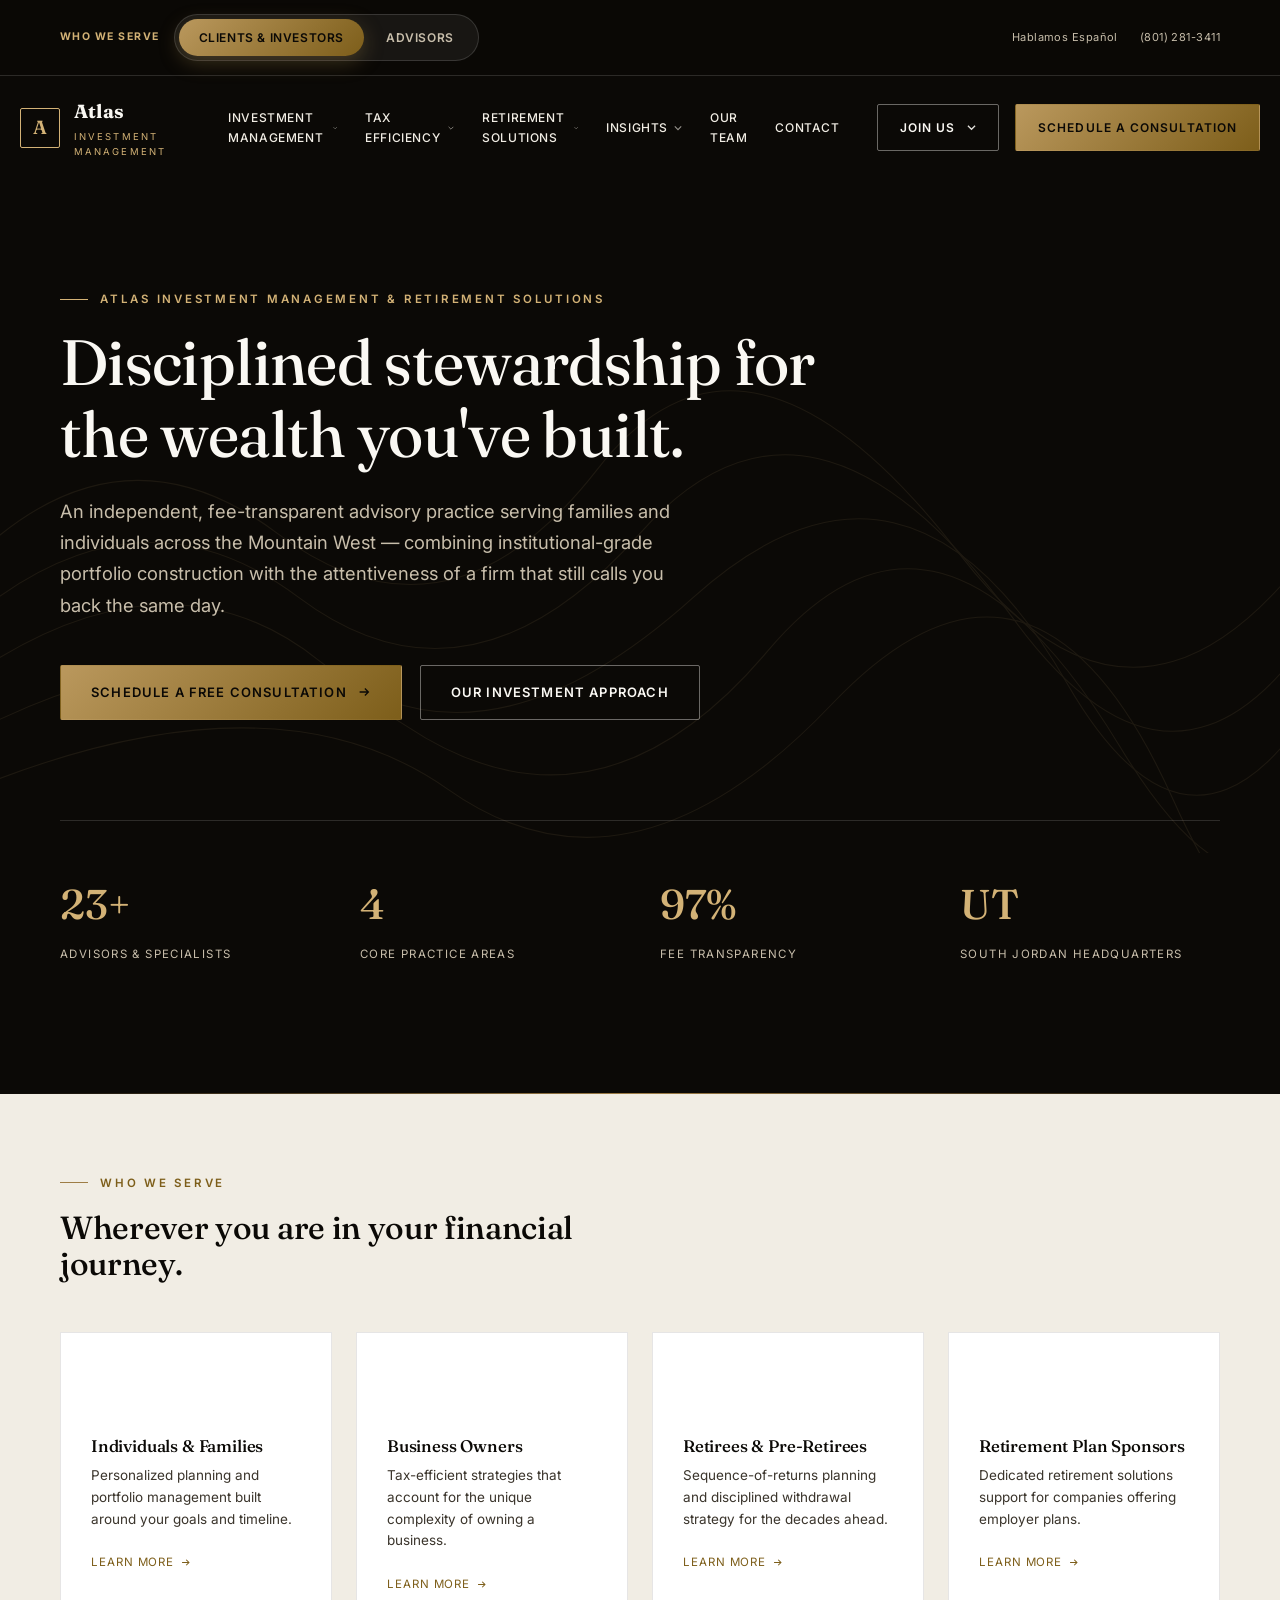
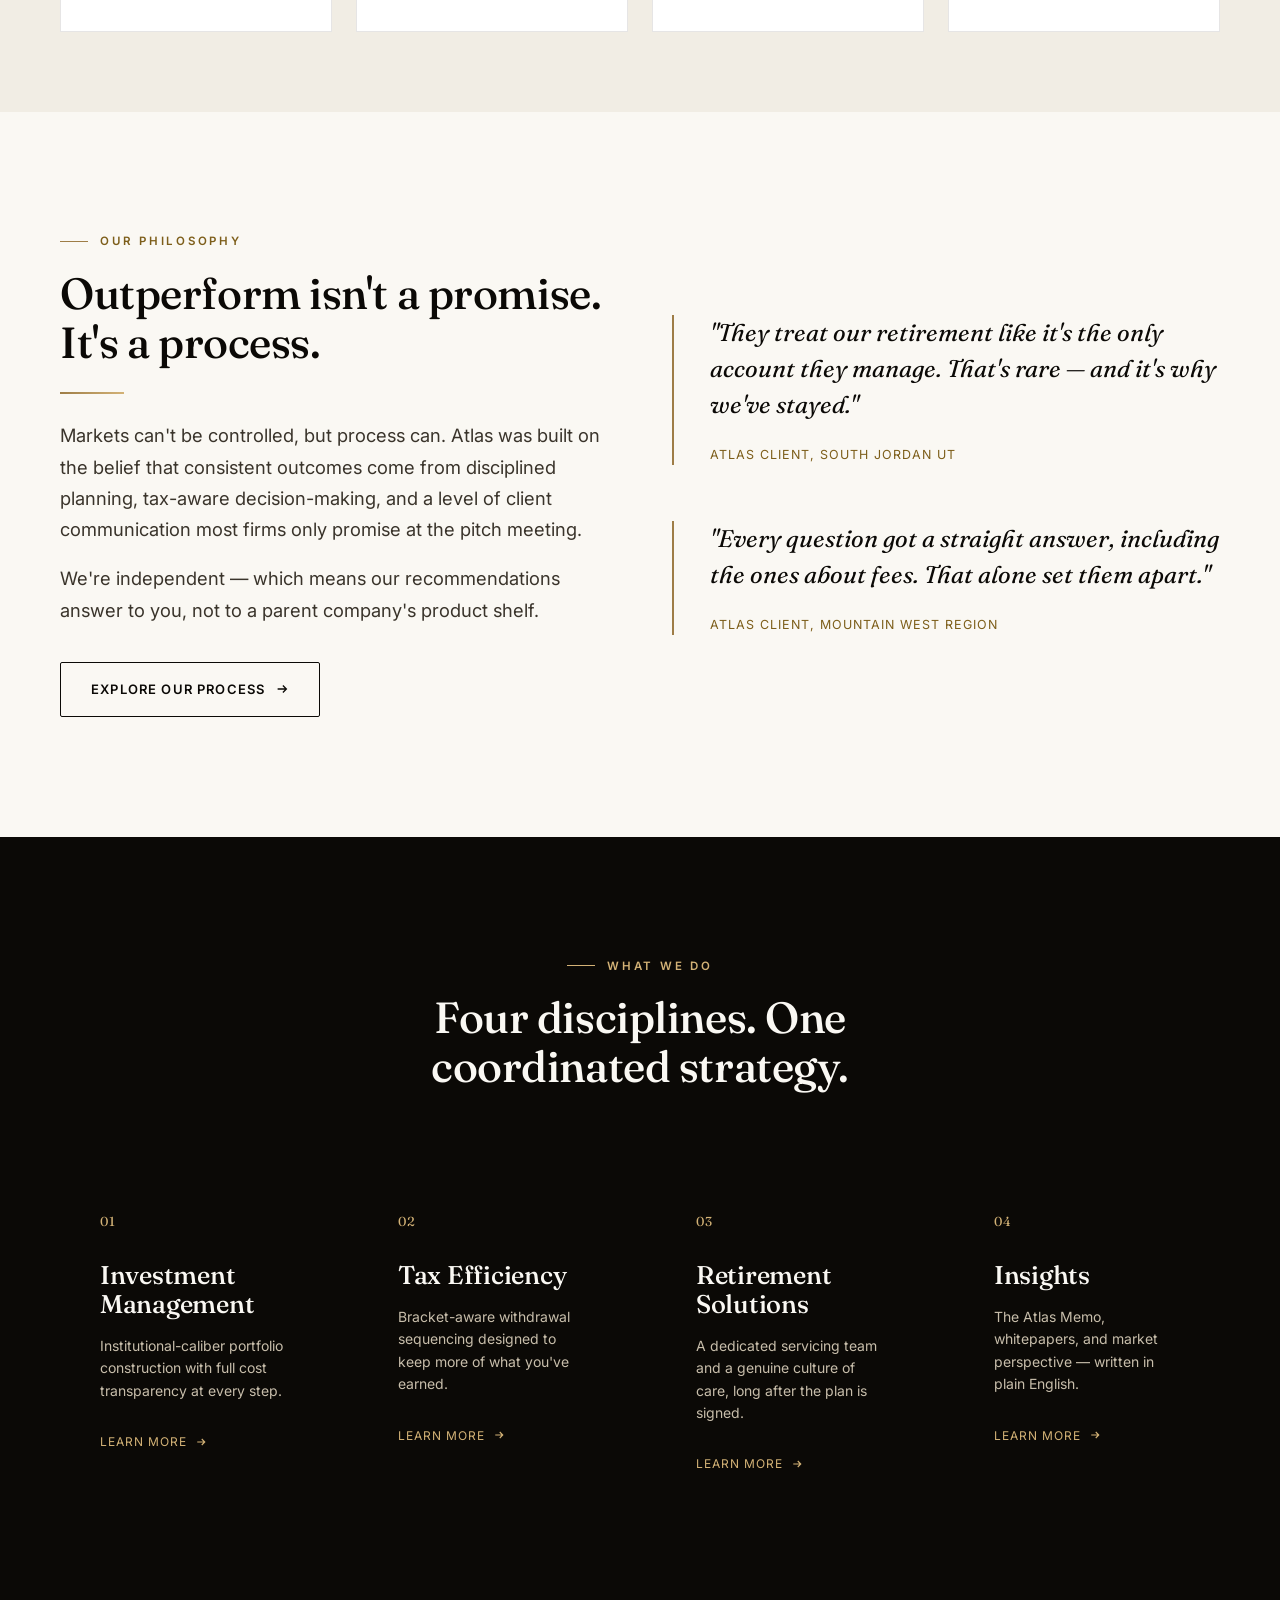
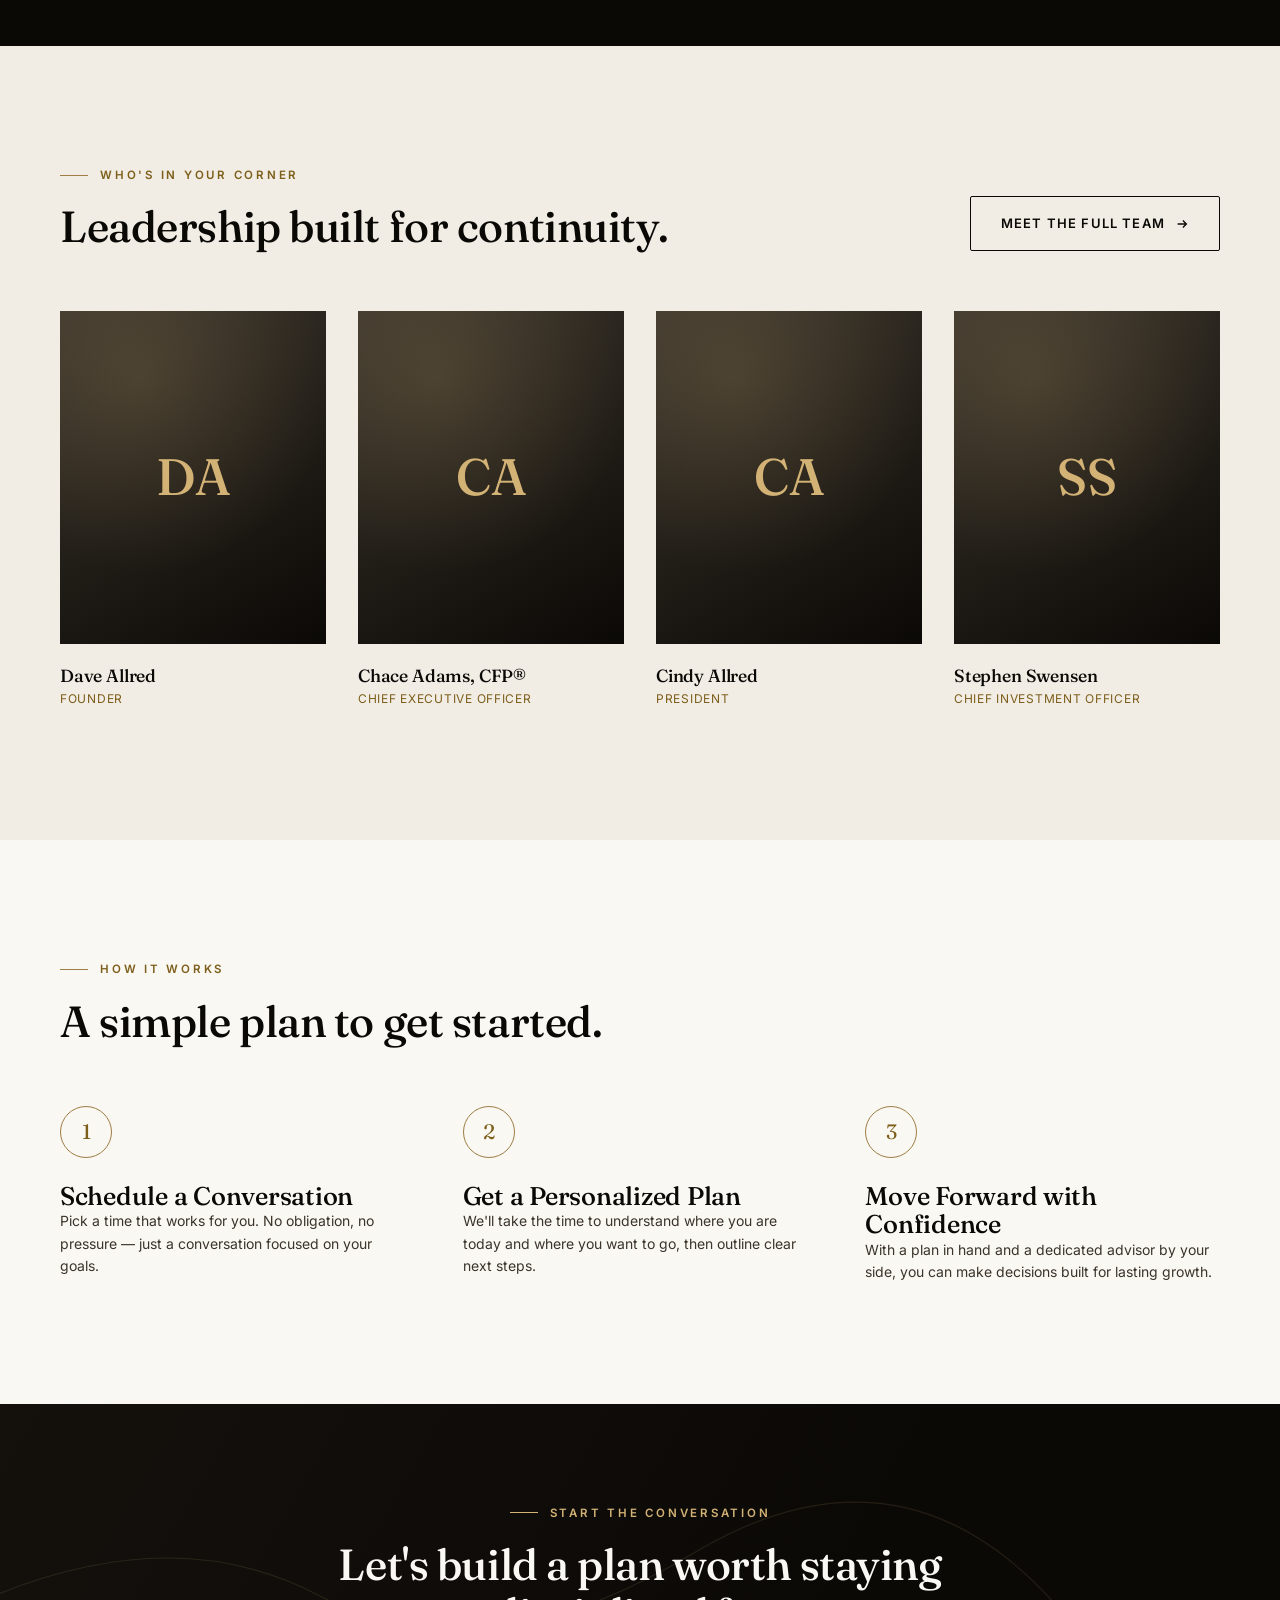
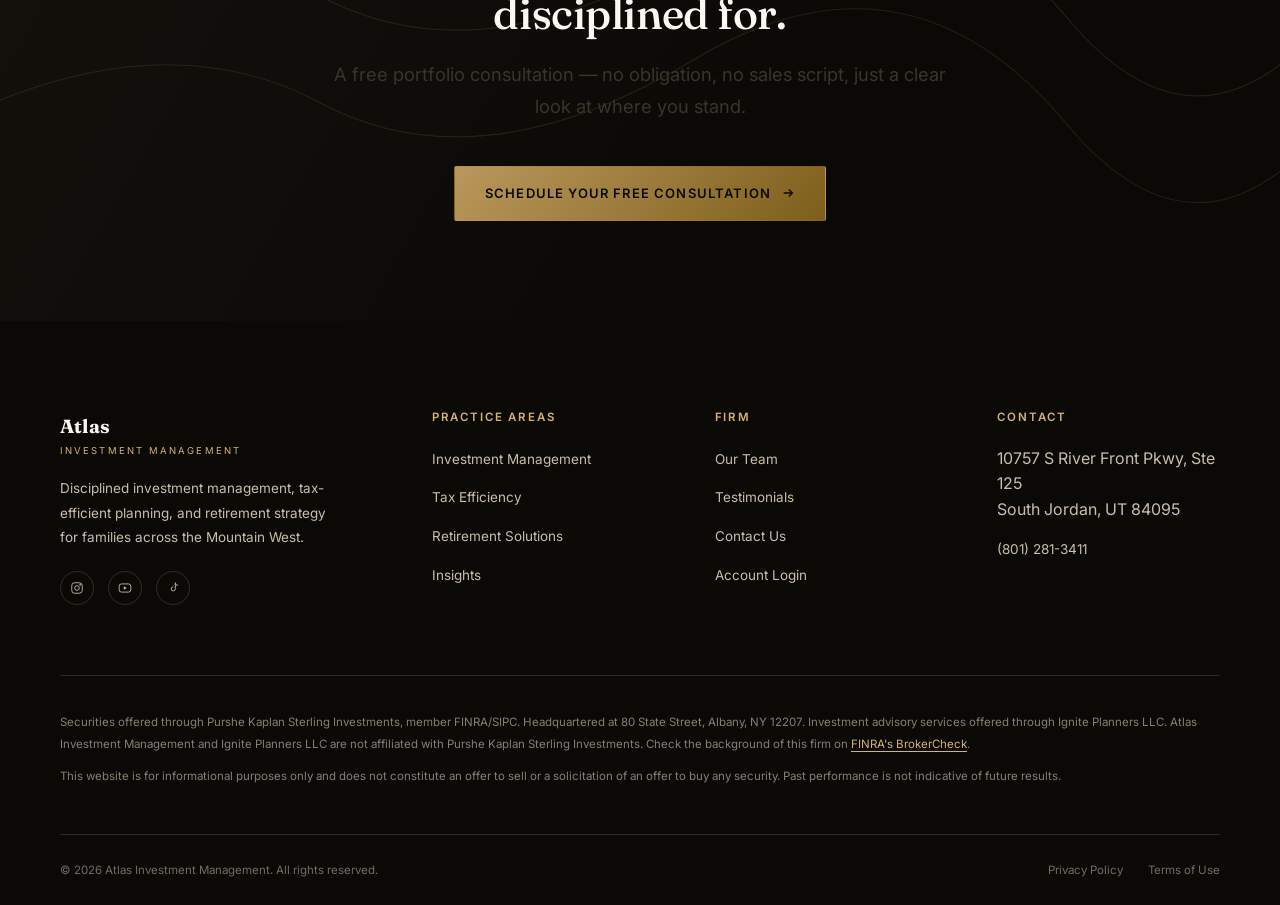
<file: index.html>
<!DOCTYPE html>
<html lang="en">
<head>
<meta charset="UTF-8">
<meta name="viewport" content="width=device-width, initial-scale=1.0">
<title>Atlas Investment Management | Wealth &amp; Retirement Strategy</title>
<meta name="description" content="Atlas Investment Management &amp; Retirement Solutions — disciplined investment management, tax-efficient planning, and retirement strategy built around you.">
<link rel="preconnect" href="https://fonts.googleapis.com">
<link rel="preconnect" href="https://fonts.gstatic.com" crossorigin>
<link href="https://fonts.googleapis.com/css2?family=Fraunces:opsz,wght@9..144,400..600&family=Inter:wght@400;500;600;700&display=swap" rel="stylesheet">
<link rel="stylesheet" href="assets/css/style.css">
</head>
<body>

<!-- ============ HEADER ============ -->
<header class="site-header">
  <div class="utility-bar">
    <div class="wrap utility-bar-inner">
      <div class="utility-audience">
        <span>Who We Serve</span>
        <div class="audience-toggle">
          <a href="index.html" class="aud-pill active">Clients &amp; Investors</a>
          <a href="advisors.html" class="aud-pill">Advisors</a>
        </div>
      </div>
      <div class="utility-right">
        <span>Hablamos Español</span>
        <a href="tel:8012813411">(801) 281-3411</a>
      </div>
    </div>
  </div>
  <div class="wrap main-row">
    <a href="index.html" class="brand">
      <span class="brand-mark">A</span>
      <span class="brand-text"><strong>Atlas</strong><span>Investment Management</span></span>
    </a>

    <nav class="main-nav">
      <ul>
        <li><a href="investment-management.html">Investment Management <svg class="chev" viewBox="0 0 10 6" fill="none"><path d="M1 1l4 4 4-4" stroke="currentColor" stroke-width="1.4"/></svg></a>
          <div class="mega">
            <a href="investment-management.html#planning">Planning Process<small>A disciplined, personalized roadmap</small></a>
            <a href="investment-management.html#platform">Investment Platform<small>Institutional-caliber portfolio construction</small></a>
            <a href="investment-management.html#cost">Know Your All-In Cost<small>Full transparency, no surprises</small></a>
          </div>
        </li>
        <li><a href="investment-management.html#tax">Tax Efficiency <svg class="chev" viewBox="0 0 10 6" fill="none"><path d="M1 1l4 4 4-4" stroke="currentColor" stroke-width="1.4"/></svg></a>
          <div class="mega">
            <a href="investment-management.html#tax">12% Bracket Strategy<small>Tax-smart withdrawal sequencing</small></a>
            <a href="investment-management.html#tax">Questions to Consider<small>Is your plan tax-efficient?</small></a>
          </div>
        </li>
        <li><a href="investment-management.html#retirement">Retirement Solutions <svg class="chev" viewBox="0 0 10 6" fill="none"><path d="M1 1l4 4 4-4" stroke="currentColor" stroke-width="1.4"/></svg></a>
          <div class="mega">
            <a href="investment-management.html#retirement">Client Servicing<small>Ongoing, proactive stewardship</small></a>
            <a href="investment-management.html#retirement">Culture of Care<small>Our commitment beyond the portfolio</small></a>
            <a href="investment-management.html#retirement">Who's in Your Corner?<small>A team built around you</small></a>
          </div>
        </li>
        <li><a href="insights.html">Insights <svg class="chev" viewBox="0 0 10 6" fill="none"><path d="M1 1l4 4 4-4" stroke="currentColor" stroke-width="1.4"/></svg></a>
          <div class="mega">
            <a href="insights.html#memo">The Atlas Memo<small>Market perspective, quarterly</small></a>
            <a href="insights.html#whitepapers">Whitepapers<small>In-depth research</small></a>
            <a href="insights.html#media">Media &amp; Press<small>Atlas in the news</small></a>
            <a href="insights.html#testimonials">Testimonials<small>Client stories</small></a>
          </div>
        </li>
        <li><a href="team.html">Our Team</a></li>
        <li><a href="contact.html">Contact</a></li>
      </ul>
      <a href="contact.html" class="btn btn-gold mobile-cta">Schedule a Consultation</a>
    </nav>

    <div class="header-cta">
      <div class="join-us">
        <a href="contact.html" class="btn btn-outline on-dark join-us-link">Join Us <svg class="chev" viewBox="0 0 10 6" fill="none"><path d="M1 1l4 4 4-4" stroke="currentColor" stroke-width="1.4"/></svg></a>
        <div class="mega">
          <a href="contact.html">As a Client<small>Schedule a free consultation</small></a>
          <a href="advisors.html">As an Advisor<small>Explore joining the team</small></a>
        </div>
      </div>
      <a href="contact.html" class="btn btn-gold">Schedule a Consultation</a>
      <button class="nav-toggle" aria-label="Menu">☰</button>
    </div>
  </div>
</header>

<!-- ============ HERO ============ -->
<section class="hero">
  <svg class="topo-bg" viewBox="0 0 1200 800" preserveAspectRatio="xMidYMid slice" xmlns="http://www.w3.org/2000/svg">
    <g fill="none" stroke="#D3B276" stroke-width="1">
      <path d="M-50 650 Q 150 500 300 620 T 650 560 T 1000 640 T 1300 520"/>
      <path d="M-50 700 Q 200 560 380 680 T 720 610 T 1050 700 T 1300 580"/>
      <path d="M-50 600 Q 120 440 280 560 T 600 500 T 950 580 T 1300 460"/>
      <path d="M-50 750 Q 250 620 420 740 T 780 660 T 1100 750 T 1300 640"/>
      <path d="M-50 550 Q 100 380 260 500 T 560 440 T 900 520 T 1300 400"/>
    </g>
  </svg>
  <div class="wrap">
    <div class="hero-inner reveal in">
      <div class="eyebrow on-dark">Atlas Investment Management &amp; Retirement Solutions</div>
      <h1>Disciplined stewardship for the wealth you've built.</h1>
      <p class="lede">An independent, fee-transparent advisory practice serving families and individuals across the Mountain West — combining institutional-grade portfolio construction with the attentiveness of a firm that still calls you back the same day.</p>
      <div class="hero-actions">
        <a href="contact.html" class="btn btn-gold">Schedule a Free Consultation
          <svg viewBox="0 0 16 16" fill="none"><path d="M3 8h10M9 4l4 4-4 4" stroke="currentColor" stroke-width="1.5"/></svg>
        </a>
        <a href="investment-management.html" class="btn btn-outline on-dark">Our Investment Approach</a>
      </div>
    </div>

    <div class="stat-strip reveal">
      <div>
        <div class="stat-num"><span data-count="24" data-suffix="+">0</span></div>
        <div class="stat-label">Advisors &amp; Specialists</div>
      </div>
      <div>
        <div class="stat-num"><span data-count="4">0</span></div>
        <div class="stat-label">Core Practice Areas</div>
      </div>
      <div>
        <div class="stat-num"><span data-count="100" data-suffix="%">0</span></div>
        <div class="stat-label">Fee Transparency</div>
      </div>
      <div>
        <div class="stat-num">UT</div>
        <div class="stat-label">South Jordan Headquarters</div>
      </div>
    </div>
  </div>
</section>

<!-- ============ WHO WE SERVE ============ -->
<section class="section-pad-sm cream-bg">
  <div class="wrap">
    <div class="reveal" style="max-width:640px; margin-bottom:50px;">
      <div class="eyebrow">Who We Serve</div>
      <h2 style="font-size:2rem;">Wherever you are in your financial journey.</h2>
    </div>
    <div class="serve-grid">
      <div class="serve-card reveal">
        <div class="icon-badge"><svg viewBox="0 0 24 24" fill="none" stroke-width="1.5"><path d="M17 20v-2a4 4 0 0 0-4-4H7a4 4 0 0 0-4 4v2M10 10a4 4 0 1 0 0-8 4 4 0 0 0 0 8zM22 20v-2a4 4 0 0 0-3-3.87M16 3.13a4 4 0 0 1 0 7.75" stroke-linecap="round" stroke-linejoin="round"/></svg></div>
        <h3>Individuals &amp; Families</h3>
        <p>Personalized planning and portfolio management built around your goals and timeline.</p>
        <a href="investment-management.html">Learn More
          <svg viewBox="0 0 16 16" fill="none"><path d="M3 8h10M9 4l4 4-4 4" stroke="currentColor" stroke-width="1.5"/></svg>
        </a>
      </div>
      <div class="serve-card reveal reveal-delay-1">
        <div class="icon-badge"><svg viewBox="0 0 24 24" fill="none" stroke-width="1.5"><path d="M3 21h18M5 21V7l7-4 7 4v14M9 21v-6h6v6" stroke-linecap="round" stroke-linejoin="round"/></svg></div>
        <h3>Business Owners</h3>
        <p>Tax-efficient strategies that account for the unique complexity of owning a business.</p>
        <a href="investment-management.html#tax">Learn More
          <svg viewBox="0 0 16 16" fill="none"><path d="M3 8h10M9 4l4 4-4 4" stroke="currentColor" stroke-width="1.5"/></svg>
        </a>
      </div>
      <div class="serve-card reveal reveal-delay-2">
        <div class="icon-badge"><svg viewBox="0 0 24 24" fill="none" stroke-width="1.5"><circle cx="12" cy="12" r="9"/><path d="M12 7v5l3 2" stroke-linecap="round"/></svg></div>
        <h3>Retirees &amp; Pre-Retirees</h3>
        <p>Sequence-of-returns planning and disciplined withdrawal strategy for the decades ahead.</p>
        <a href="investment-management.html#retirement">Learn More
          <svg viewBox="0 0 16 16" fill="none"><path d="M3 8h10M9 4l4 4-4 4" stroke="currentColor" stroke-width="1.5"/></svg>
        </a>
      </div>
      <div class="serve-card reveal reveal-delay-3">
        <div class="icon-badge"><svg viewBox="0 0 24 24" fill="none" stroke-width="1.5"><rect x="3" y="4" width="18" height="16" rx="2"/><path d="M3 10h18M8 2v4M16 2v4" stroke-linecap="round"/></svg></div>
        <h3>Retirement Plan Sponsors</h3>
        <p>Dedicated retirement solutions support for companies offering employer plans.</p>
        <a href="investment-management.html#retirement">Learn More
          <svg viewBox="0 0 16 16" fill="none"><path d="M3 8h10M9 4l4 4-4 4" stroke="currentColor" stroke-width="1.5"/></svg>
        </a>
      </div>
    </div>
  </div>
</section>

<!-- ============ PHILOSOPHY ============ -->
<section class="section-pad">
  <div class="wrap grid-2">
    <div class="reveal">
      <div class="eyebrow">Our Philosophy</div>
      <h2>Outperform isn't a promise. It's a process.</h2>
      <div class="divider-gold" style="margin:26px 0;"></div>
      <p class="lede">Markets can't be controlled, but process can. Atlas was built on the belief that consistent outcomes come from disciplined planning, tax-aware decision-making, and a level of client communication most firms only promise at the pitch meeting.</p>
      <p class="lede" style="margin-top:18px;">We're independent — which means our recommendations answer to you, not to a parent company's product shelf.</p>
      <a href="investment-management.html" class="btn btn-outline" style="margin-top:36px;">Explore Our Process
        <svg viewBox="0 0 16 16" fill="none"><path d="M3 8h10M9 4l4 4-4 4" stroke="currentColor" stroke-width="1.5"/></svg>
      </a>
    </div>
    <div class="reveal reveal-delay-1" id="home-testimonials"></div>
  </div>
</section>

<!-- ============ FOUR PILLARS ============ -->
<section class="section-pad dark">
  <div class="wrap">
    <div class="reveal" style="max-width:640px; margin:0 auto 70px; text-align:center;">
      <div class="eyebrow on-dark" style="justify-content:center;">What We Do</div>
      <h2>Four disciplines. One coordinated strategy.</h2>
    </div>
    <div class="grid-4">
      <div class="pillar-card reveal">
        <span class="num">01</span>
        <h3>Investment Management</h3>
        <p>Institutional-caliber portfolio construction with full cost transparency at every step.</p>
        <a href="investment-management.html">Learn More
          <svg viewBox="0 0 16 16" fill="none"><path d="M3 8h10M9 4l4 4-4 4" stroke="currentColor" stroke-width="1.5"/></svg>
        </a>
      </div>
      <div class="pillar-card reveal reveal-delay-1">
        <span class="num">02</span>
        <h3>Tax Efficiency</h3>
        <p>Bracket-aware withdrawal sequencing designed to keep more of what you've earned.</p>
        <a href="investment-management.html#tax">Learn More
          <svg viewBox="0 0 16 16" fill="none"><path d="M3 8h10M9 4l4 4-4 4" stroke="currentColor" stroke-width="1.5"/></svg>
        </a>
      </div>
      <div class="pillar-card reveal reveal-delay-2">
        <span class="num">03</span>
        <h3>Retirement Solutions</h3>
        <p>A dedicated servicing team and a genuine culture of care, long after the plan is signed.</p>
        <a href="investment-management.html#retirement">Learn More
          <svg viewBox="0 0 16 16" fill="none"><path d="M3 8h10M9 4l4 4-4 4" stroke="currentColor" stroke-width="1.5"/></svg>
        </a>
      </div>
      <div class="pillar-card reveal reveal-delay-3">
        <span class="num">04</span>
        <h3>Insights</h3>
        <p>The Atlas Memo, whitepapers, and market perspective — written in plain English.</p>
        <a href="insights.html">Learn More
          <svg viewBox="0 0 16 16" fill="none"><path d="M3 8h10M9 4l4 4-4 4" stroke="currentColor" stroke-width="1.5"/></svg>
        </a>
      </div>
    </div>
  </div>
</section>

<!-- ============ TEAM PREVIEW ============ -->
<section class="section-pad cream-bg">
  <div class="wrap">
    <div class="reveal" style="display:flex; align-items:flex-end; justify-content:space-between; margin-bottom:60px; flex-wrap:wrap; gap:24px;">
      <div>
        <div class="eyebrow">Who's In Your Corner</div>
        <h2>Leadership built for continuity.</h2>
      </div>
      <a href="team.html" class="btn btn-outline">Meet the Full Team
        <svg viewBox="0 0 16 16" fill="none"><path d="M3 8h10M9 4l4 4-4 4" stroke="currentColor" stroke-width="1.5"/></svg>
      </a>
    </div>
    <div class="grid-4" id="team-preview-grid"></div>
  </div>
</section>

<!-- ============ HOW IT WORKS ============ -->
<section class="section-pad">
  <div class="wrap">
    <div class="reveal" style="max-width:640px; margin-bottom:60px;">
      <div class="eyebrow">How It Works</div>
      <h2>A simple plan to get started.</h2>
    </div>
    <div class="steps-row">
      <div class="step-item reveal">
        <div class="step-num">1</div>
        <h3>Schedule a Conversation</h3>
        <p>Pick a time that works for you. No obligation, no pressure — just a conversation focused on your goals.</p>
      </div>
      <div class="step-item reveal reveal-delay-1">
        <div class="step-num">2</div>
        <h3>Get a Personalized Plan</h3>
        <p>We'll take the time to understand where you are today and where you want to go, then outline clear next steps.</p>
      </div>
      <div class="step-item reveal reveal-delay-2">
        <div class="step-num">3</div>
        <h3>Move Forward with Confidence</h3>
        <p>With a plan in hand and a dedicated advisor by your side, you can make decisions built for lasting growth.</p>
      </div>
    </div>
  </div>
</section>

<!-- ============ CTA BAND ============ -->
<section class="cta-band">
  <svg class="topo-bg" viewBox="0 0 1200 400" preserveAspectRatio="xMidYMid slice" xmlns="http://www.w3.org/2000/svg" style="opacity:.12;">
    <g fill="none" stroke="#D3B276" stroke-width="1">
      <path d="M-50 300 Q 150 200 300 280 T 650 240 T 1000 300 T 1300 220"/>
      <path d="M-50 200 Q 150 100 300 180 T 650 140 T 1000 200 T 1300 120"/>
    </g>
  </svg>
  <div class="wrap reveal">
    <div class="eyebrow on-dark" style="justify-content:center;">Start the Conversation</div>
    <h2>Let's build a plan worth staying disciplined for.</h2>
    <p class="lede">A free portfolio consultation — no obligation, no sales script, just a clear look at where you stand.</p>
    <div class="hero-actions">
      <a href="contact.html" class="btn btn-gold">Schedule Your Free Consultation
        <svg viewBox="0 0 16 16" fill="none"><path d="M3 8h10M9 4l4 4-4 4" stroke="currentColor" stroke-width="1.5"/></svg>
      </a>
    </div>
  </div>
</section>

<!-- ============ FOOTER ============ -->
<footer class="site-footer">
  <div class="wrap">
    <div class="footer-top">
      <div class="footer-brand">
        <span class="brand-text"><strong>Atlas</strong><span style="color:var(--gold-bright);">Investment Management</span></span>
        <p>Disciplined investment management, tax-efficient planning, and retirement strategy for families across the Mountain West.</p>
        <div class="footer-social">
          <a href="#" data-link="social-instagram" aria-label="Instagram"><svg viewBox="0 0 24 24" fill="none" stroke="currentColor" stroke-width="1.5"><rect x="3" y="3" width="18" height="18" rx="5"/><circle cx="12" cy="12" r="4"/><circle cx="17.5" cy="6.5" r="1"/></svg></a>
          <a href="#" data-link="social-youtube" aria-label="YouTube"><svg viewBox="0 0 24 24" fill="none" stroke="currentColor" stroke-width="1.5"><rect x="2" y="5" width="20" height="14" rx="4"/><path d="M10 9l5 3-5 3V9z" fill="currentColor" stroke="none"/></svg></a>
          <a href="#" data-link="social-tiktok" aria-label="TikTok"><svg viewBox="0 0 24 24" fill="none" stroke="currentColor" stroke-width="1.5"><path d="M16 3v10.5a3.5 3.5 0 1 1-3.5-3.5M16 3a4.5 4.5 0 0 0 4.5 4.5"/></svg></a>
        </div>
      </div>
      <div class="footer-col">
        <h4>Practice Areas</h4>
        <ul>
          <li><a href="investment-management.html">Investment Management</a></li>
          <li><a href="investment-management.html#tax">Tax Efficiency</a></li>
          <li><a href="investment-management.html#retirement">Retirement Solutions</a></li>
          <li><a href="insights.html">Insights</a></li>
        </ul>
      </div>
      <div class="footer-col">
        <h4>Firm</h4>
        <ul>
          <li><a href="team.html">Our Team</a></li>
          <li><a href="insights.html#testimonials">Testimonials</a></li>
          <li><a href="contact.html">Contact Us</a></li>
          <li><a href="#" data-link="account-login">Account Login</a></li>
        </ul>
      </div>
      <div class="footer-col">
        <h4>Contact</h4>
        <ul>
          <li>10757 S River Front Pkwy, Ste 125<br>South Jordan, UT 84095</li>
          <li><a href="tel:8012813411">(801) 281-3411</a></li>
        </ul>
      </div>
    </div>

    <div class="footer-disclosure" id="footer-disclosure">
      <p>Securities offered through Purshe Kaplan Sterling Investments, member FINRA/SIPC. Headquartered at 80 State Street, Albany, NY 12207. Investment advisory services offered through Ignite Planners LLC. Atlas Investment Management and Ignite Planners LLC are not affiliated with Purshe Kaplan Sterling Investments. Check the background of this firm on <a href="https://brokercheck.finra.org" target="_blank" rel="noopener">FINRA's BrokerCheck</a>.</p>
      <p>This website is for informational purposes only and does not constitute an offer to sell or a solicitation of an offer to buy any security. Past performance is not indicative of future results.</p>
    </div>

    <div class="footer-bottom">
      <span>© 2026 Atlas Investment Management. All rights reserved.</span>
      <div>
        <a href="#" data-link="privacy-policy">Privacy Policy</a>
        <a href="#" data-link="terms-of-use">Terms of Use</a>
      </div>
    </div>
  </div>
</footer>

<script src="assets/js/main.js"></script>
<script src="assets/js/content.js"></script><script src="https://identity.netlify.com/v1/netlify-identity-widget.js"></script>
</body>
</html>
</file>
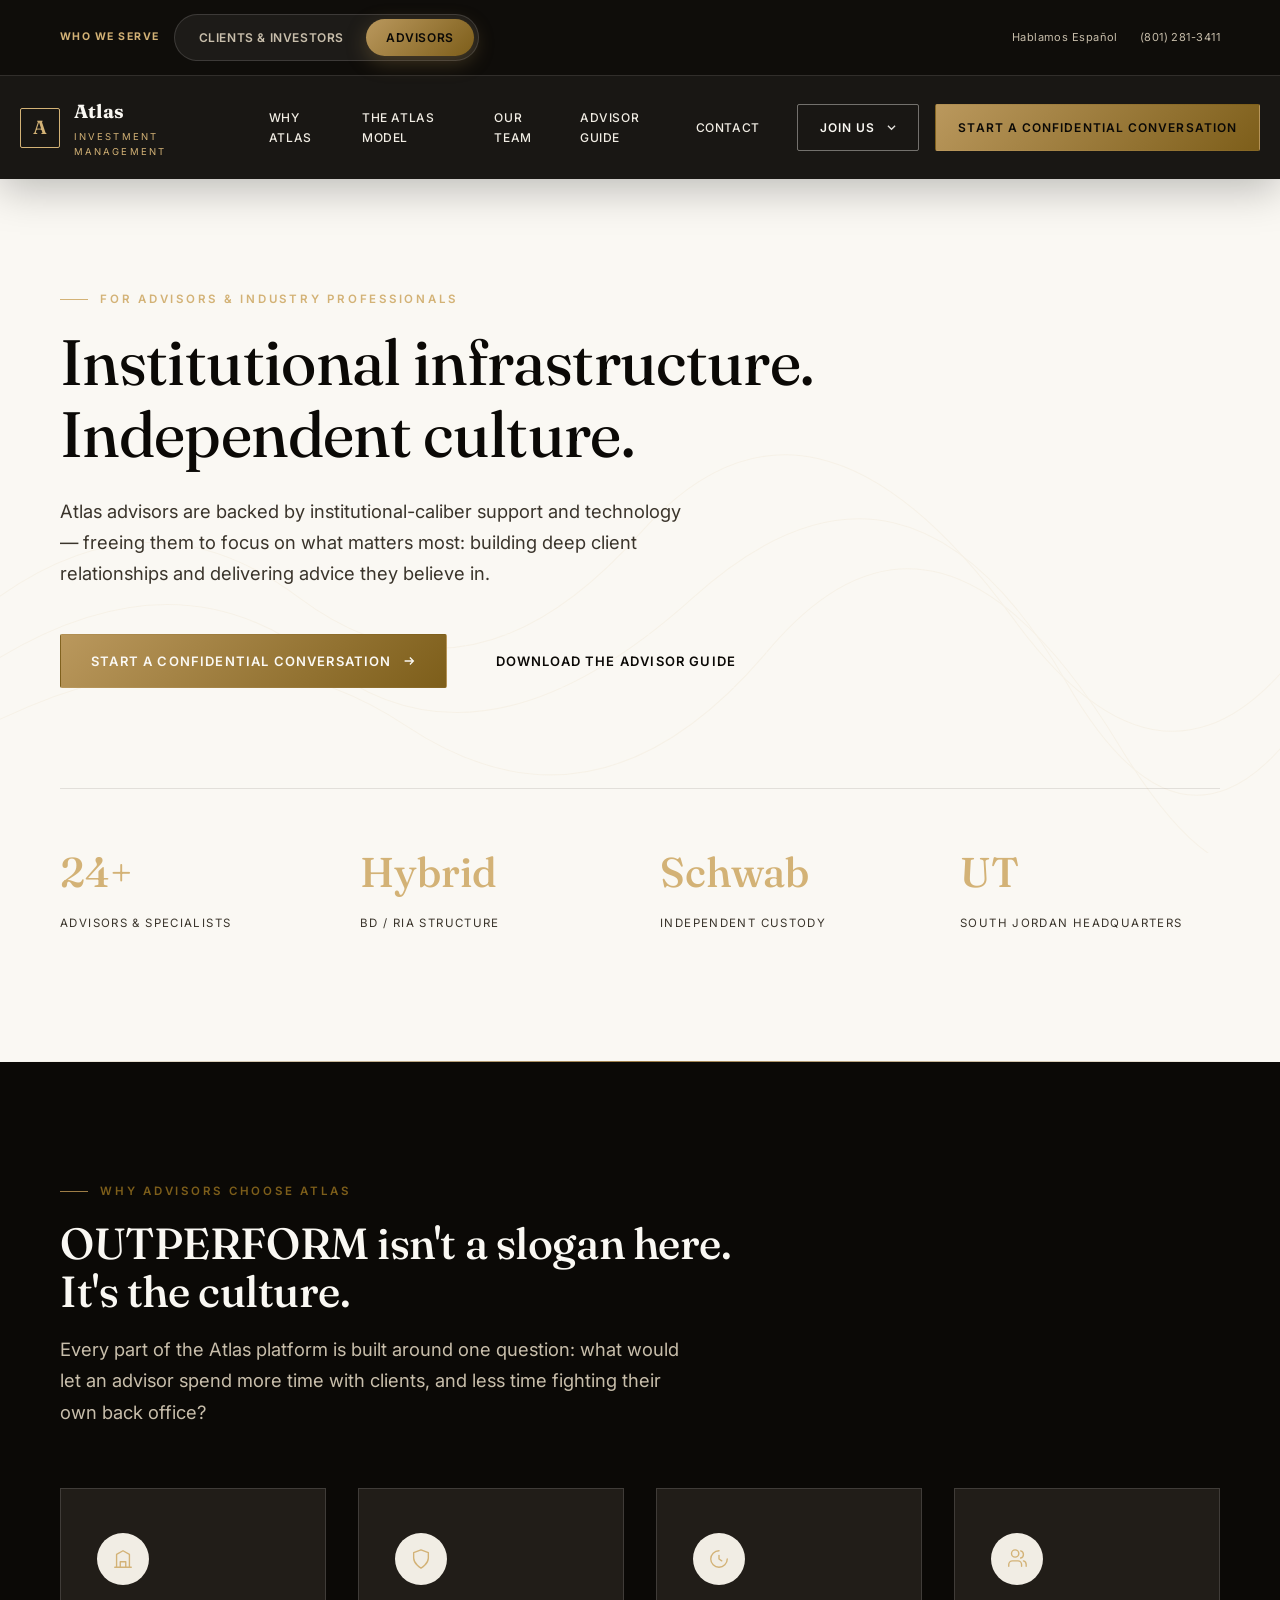
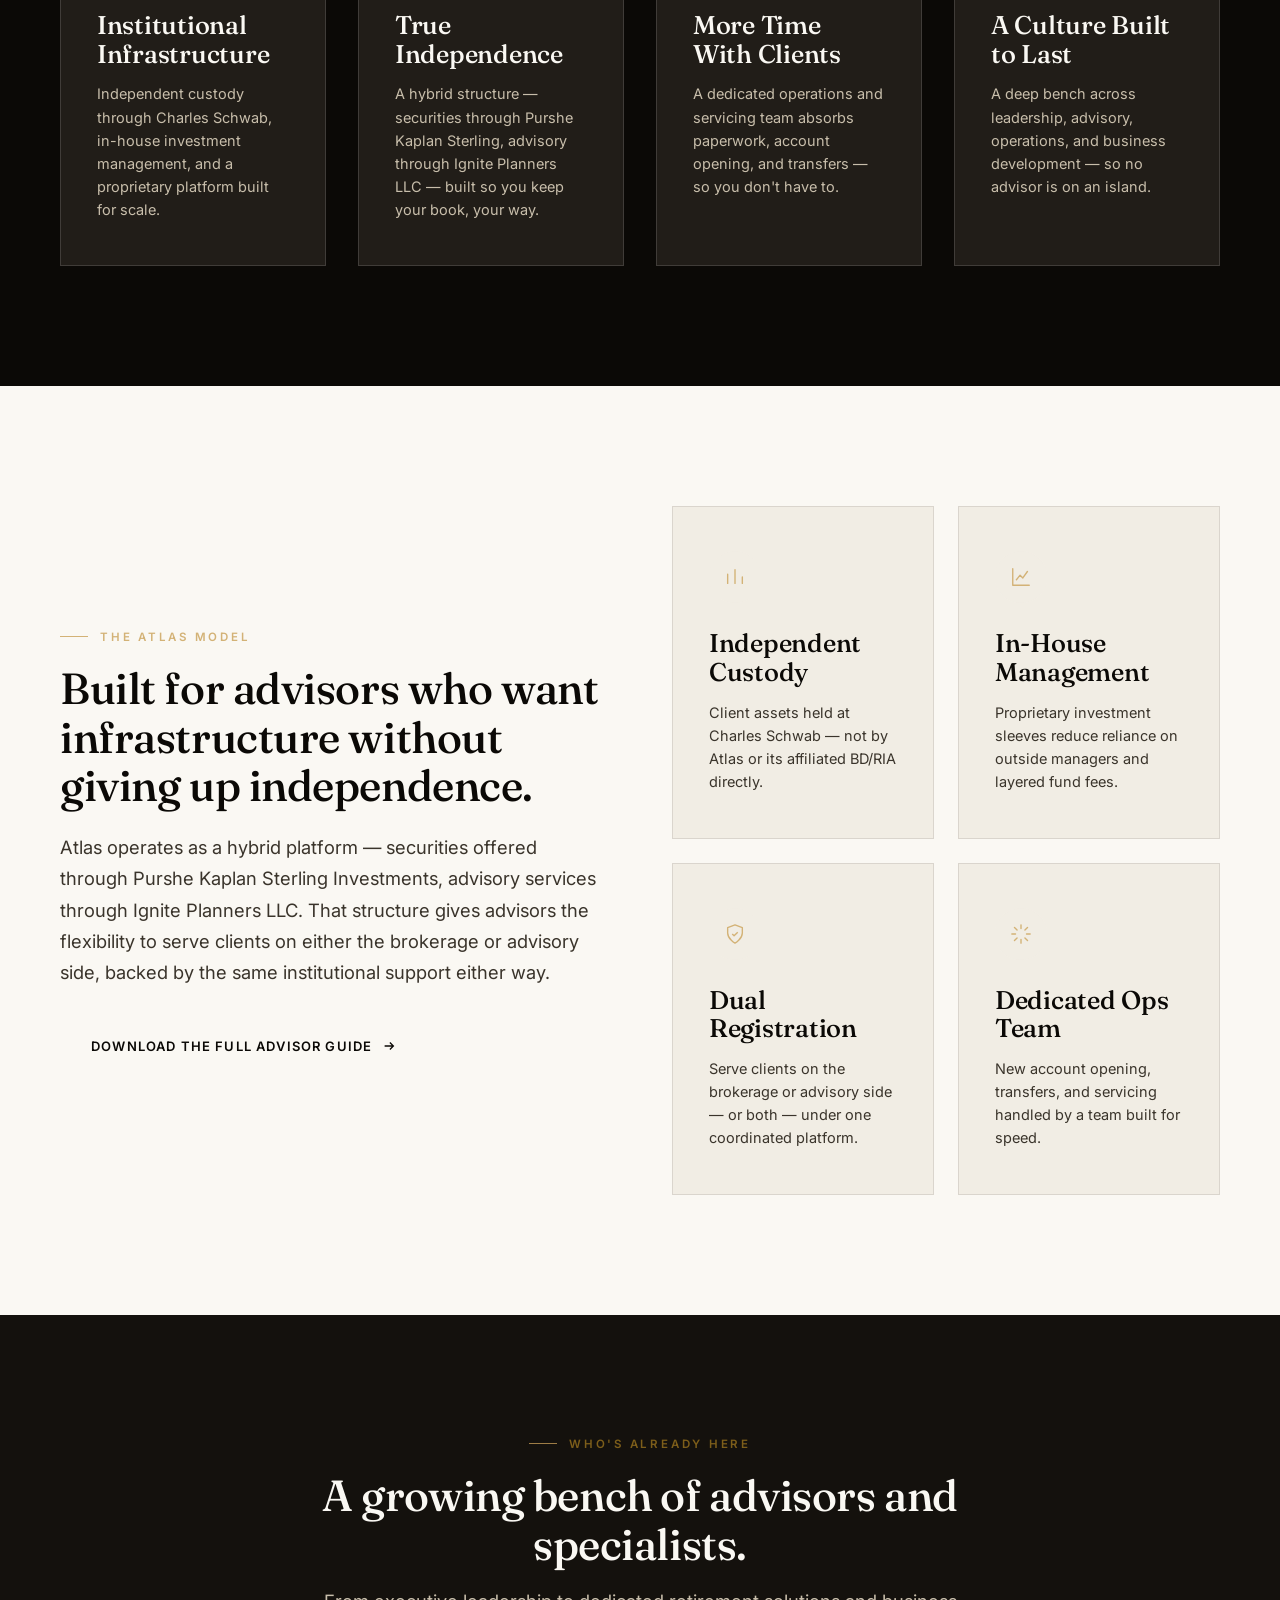
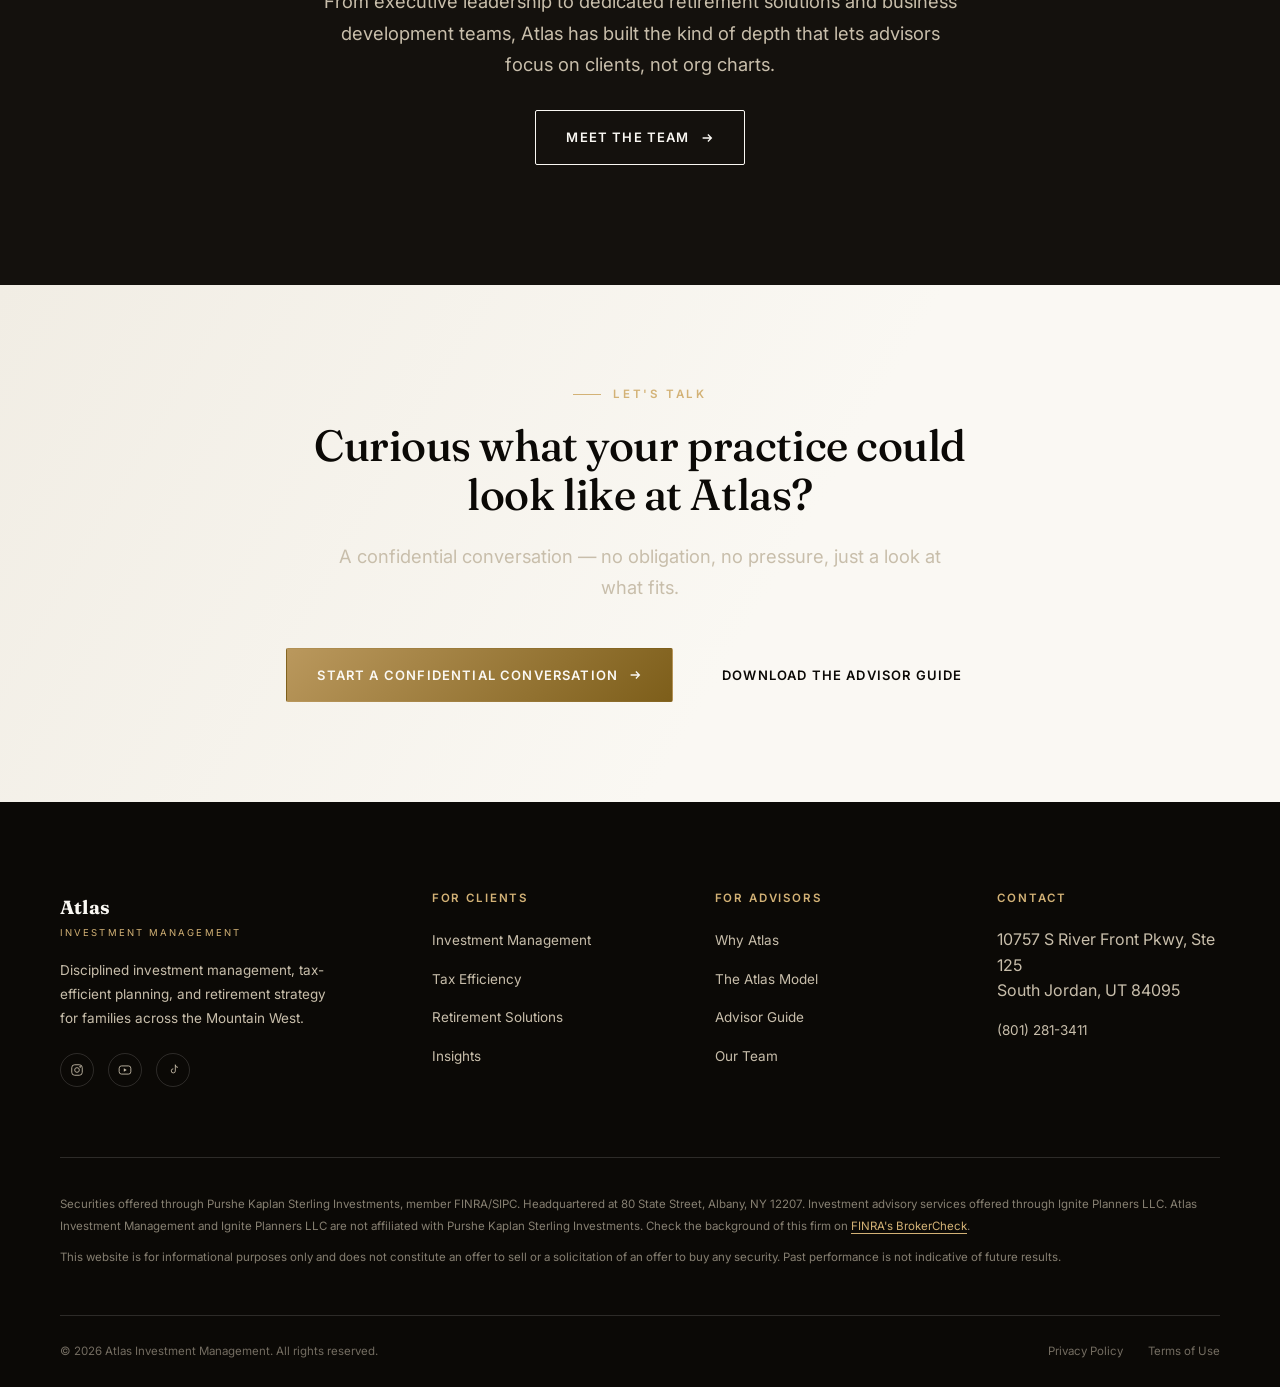
<file: advisors.html>
<!DOCTYPE html>
<html lang="en">
<head>
<meta charset="UTF-8">
<meta name="viewport" content="width=device-width, initial-scale=1.0">
<title>For Advisors | Atlas Investment Management</title>
<meta name="description" content="Institutional infrastructure, independent culture. See how advisors build their practice at Atlas Investment Management.">
<link rel="preconnect" href="https://fonts.googleapis.com">
<link rel="preconnect" href="https://fonts.gstatic.com" crossorigin>
<link href="https://fonts.googleapis.com/css2?family=Fraunces:opsz,wght@9..144,400..600&family=Inter:wght@400;500;600;700&display=swap" rel="stylesheet">
<link rel="stylesheet" href="assets/css/style.css">
<style>
  /* Flipped grayscale palette for the Advisors track — every neutral
     black/white/gray tone swaps light-for-dark; gold accents are the
     only color in the palette and stay exactly as-is on both tracks.
     Header/footer stay brand-consistent (reset back below). */
  body.theme-inverse{
    --ink:            #FAF8F3;
    --charcoal-deep:  #F1EDE4;
    --charcoal:       #FFFFFF;
    --charcoal-mid:   #C8BEAB;
    --cream:          #3A342B;
    --cream-light:    #14110D;
    --off-white:      #0B0906;
    --white:          #211D18;
    --line:           rgba(250,248,243,0.14);
    --line-dark:      rgba(11,9,6,0.10);
  }
  body.theme-inverse .site-header,
  body.theme-inverse .site-footer{
    --ink:            #0B0906;
    --charcoal-deep:  #14110D;
    --charcoal:       #211D18;
    --charcoal-mid:   #3A342B;
    --cream:          #C8BEAB;
    --cream-light:    #F1EDE4;
    --off-white:      #FAF8F3;
    --white:          #FFFFFF;
    --line:           rgba(11,9,6,0.10);
    --line-dark:      rgba(250,248,243,0.14);
  }
  /* The header assumes a dark hero shows through while transparent —
     this page's hero is light, so give the header its own solid
     backing from the start instead of relying on that transparency. */
  body.theme-inverse .site-header{
    background:rgba(11,9,6,0.94);
    backdrop-filter:blur(14px);
    box-shadow:0 10px 40px rgba(0,0,0,.25);
  }
</style>
</head>
<body class="theme-inverse">

<!-- ============ HEADER ============ -->
<header class="site-header">
  <div class="utility-bar">
    <div class="wrap utility-bar-inner">
      <div class="utility-audience">
        <span>Who We Serve</span>
        <div class="audience-toggle">
          <a href="index.html" class="aud-pill">Clients &amp; Investors</a>
          <a href="advisors.html" class="aud-pill active">Advisors</a>
        </div>
      </div>
      <div class="utility-right">
        <span>Hablamos Español</span>
        <a href="tel:8012813411">(801) 281-3411</a>
      </div>
    </div>
  </div>
  <div class="wrap main-row">
    <a href="index.html" class="brand">
      <span class="brand-mark">A</span>
      <span class="brand-text"><strong>Atlas</strong><span>Investment Management</span></span>
    </a>

    <nav class="main-nav">
      <ul>
        <li><a href="#why-atlas">Why Atlas</a></li>
        <li><a href="#model">The Atlas Model</a></li>
        <li><a href="team.html">Our Team</a></li>
        <li><a href="assets/downloads/Atlas-Advisor-Guide-2026.pdf" data-link="advisor-guide-pdf" target="_blank" rel="noopener">Advisor Guide</a></li>
        <li><a href="contact.html">Contact</a></li>
      </ul>
      <a href="contact.html" class="btn btn-gold mobile-cta">Start a Confidential Conversation</a>
    </nav>

    <div class="header-cta">
      <div class="join-us">
        <a href="contact.html" class="btn btn-outline on-dark join-us-link">Join Us <svg class="chev" viewBox="0 0 10 6" fill="none"><path d="M1 1l4 4 4-4" stroke="currentColor" stroke-width="1.4"/></svg></a>
        <div class="mega">
          <a href="contact.html">As a Client<small>Schedule a free consultation</small></a>
          <a href="advisors.html">As an Advisor<small>Explore joining the team</small></a>
        </div>
      </div>
      <a href="contact.html" class="btn btn-gold">Start a Confidential Conversation</a>
      <button class="nav-toggle" aria-label="Menu">☰</button>
    </div>
  </div>
</header>

<!-- ============ HERO ============ -->
<section class="hero">
  <svg class="topo-bg" viewBox="0 0 1200 800" preserveAspectRatio="xMidYMid slice" xmlns="http://www.w3.org/2000/svg">
    <g fill="none" stroke="#D3B276" stroke-width="1">
      <path d="M-50 650 Q 150 500 300 620 T 650 560 T 1000 640 T 1300 520"/>
      <path d="M-50 700 Q 200 560 380 680 T 720 610 T 1050 700 T 1300 580"/>
      <path d="M-50 600 Q 120 440 280 560 T 600 500 T 950 580 T 1300 460"/>
    </g>
  </svg>
  <div class="wrap">
    <div class="hero-inner reveal in">
      <div class="eyebrow on-dark">For Advisors &amp; Industry Professionals</div>
      <h1>Institutional infrastructure. Independent culture.</h1>
      <p class="lede">Atlas advisors are backed by institutional-caliber support and technology — freeing them to focus on what matters most: building deep client relationships and delivering advice they believe in.</p>
      <div class="hero-actions">
        <a href="contact.html" class="btn btn-gold">Start a Confidential Conversation
          <svg viewBox="0 0 16 16" fill="none"><path d="M3 8h10M9 4l4 4-4 4" stroke="currentColor" stroke-width="1.5"/></svg>
        </a>
        <a href="assets/downloads/Atlas-Advisor-Guide-2026.pdf" data-link="advisor-guide-pdf" target="_blank" rel="noopener" class="btn btn-outline on-dark">Download the Advisor Guide</a>
      </div>
    </div>

    <div class="stat-strip reveal">
      <div>
        <div class="stat-num"><span data-count="24" data-suffix="+">0</span></div>
        <div class="stat-label">Advisors &amp; Specialists</div>
      </div>
      <div>
        <div class="stat-num">Hybrid</div>
        <div class="stat-label">BD / RIA Structure</div>
      </div>
      <div>
        <div class="stat-num">Schwab</div>
        <div class="stat-label">Independent Custody</div>
      </div>
      <div>
        <div class="stat-num">UT</div>
        <div class="stat-label">South Jordan Headquarters</div>
      </div>
    </div>
  </div>
</section>

<!-- ============ WHY ATLAS ============ -->
<section id="why-atlas" class="section-pad">
  <div class="wrap">
    <div class="reveal" style="max-width:680px; margin-bottom:60px;">
      <div class="eyebrow">Why Advisors Choose Atlas</div>
      <h2>OUTPERFORM isn't a slogan here. It's the culture.</h2>
      <p class="lede" style="margin-top:18px;">Every part of the Atlas platform is built around one question: what would let an advisor spend more time with clients, and less time fighting their own back office?</p>
    </div>
    <div class="grid-4">
      <div class="card reveal">
        <div class="icon-badge"><svg viewBox="0 0 24 24" fill="none" stroke-width="1.5"><path d="M3 21h18M5 21V7l7-4 7 4v14M9 21v-6h6v6" stroke-linecap="round" stroke-linejoin="round"/></svg></div>
        <h3>Institutional Infrastructure</h3>
        <p>Independent custody through Charles Schwab, in-house investment management, and a proprietary platform built for scale.</p>
      </div>
      <div class="card reveal reveal-delay-1">
        <div class="icon-badge"><svg viewBox="0 0 24 24" fill="none" stroke-width="1.5"><path d="M12 22s8-4.5 8-11V5l-8-3-8 3v6c0 6.5 8 11 8 11z" stroke-linejoin="round"/></svg></div>
        <h3>True Independence</h3>
        <p>A hybrid structure — securities through Purshe Kaplan Sterling, advisory through Ignite Planners LLC — built so you keep your book, your way.</p>
      </div>
      <div class="card reveal reveal-delay-2">
        <div class="icon-badge"><svg viewBox="0 0 24 24" fill="none" stroke-width="1.5"><path d="M12 8v4l3 2M21 12a9 9 0 1 1-9-9" stroke-linecap="round"/></svg></div>
        <h3>More Time With Clients</h3>
        <p>A dedicated operations and servicing team absorbs paperwork, account opening, and transfers — so you don't have to.</p>
      </div>
      <div class="card reveal reveal-delay-3">
        <div class="icon-badge"><svg viewBox="0 0 24 24" fill="none" stroke-width="1.5"><path d="M17 20v-2a4 4 0 0 0-4-4H7a4 4 0 0 0-4 4v2M10 10a4 4 0 1 0 0-8 4 4 0 0 0 0 8zM22 20v-2a4 4 0 0 0-3-3.87M16 3.13a4 4 0 0 1 0 7.75" stroke-linecap="round" stroke-linejoin="round"/></svg></div>
        <h3>A Culture Built to Last</h3>
        <p>A deep bench across leadership, advisory, operations, and business development — so no advisor is on an island.</p>
      </div>
    </div>
  </div>
</section>

<!-- ============ THE ATLAS MODEL ============ -->
<section id="model" class="section-pad dark">
  <div class="wrap grid-2">
    <div class="reveal">
      <div class="eyebrow on-dark">The Atlas Model</div>
      <h2>Built for advisors who want infrastructure without giving up independence.</h2>
      <p class="lede" style="margin-top:22px;">Atlas operates as a hybrid platform — securities offered through Purshe Kaplan Sterling Investments, advisory services through Ignite Planners LLC. That structure gives advisors the flexibility to serve clients on either the brokerage or advisory side, backed by the same institutional support either way.</p>
      <a href="assets/downloads/Atlas-Advisor-Guide-2026.pdf" data-link="advisor-guide-pdf" target="_blank" rel="noopener" class="btn btn-outline on-dark" style="margin-top:30px;">Download the Full Advisor Guide
        <svg viewBox="0 0 16 16" fill="none"><path d="M3 8h10M9 4l4 4-4 4" stroke="currentColor" stroke-width="1.5"/></svg>
      </a>
    </div>
    <div class="reveal reveal-delay-1">
      <div class="grid-2" style="grid-template-columns:1fr 1fr; gap:24px;">
        <div class="card" style="background:var(--charcoal-deep); border-color:var(--line-dark);">
          <div class="icon-badge"><svg viewBox="0 0 24 24" fill="none" stroke-width="1.5"><path d="M4 19V9M12 19V4M20 19v-7" stroke-linecap="round"/></svg></div>
          <h3 style="color:var(--off-white);">Independent Custody</h3>
          <p style="color:var(--cream);">Client assets held at Charles Schwab — not by Atlas or its affiliated BD/RIA directly.</p>
        </div>
        <div class="card" style="background:var(--charcoal-deep); border-color:var(--line-dark);">
          <div class="icon-badge"><svg viewBox="0 0 24 24" fill="none" stroke-width="1.5"><path d="M3 3v18h18M7 15l4-5 3 3 5-7" stroke-linecap="round" stroke-linejoin="round"/></svg></div>
          <h3 style="color:var(--off-white);">In-House Management</h3>
          <p style="color:var(--cream);">Proprietary investment sleeves reduce reliance on outside managers and layered fund fees.</p>
        </div>
        <div class="card" style="background:var(--charcoal-deep); border-color:var(--line-dark);">
          <div class="icon-badge"><svg viewBox="0 0 24 24" fill="none" stroke-width="1.5"><path d="M9 12l2 2 4-4M12 22s8-4.5 8-11V5l-8-3-8 3v6c0 6.5 8 11 8 11z" stroke-linejoin="round"/></svg></div>
          <h3 style="color:var(--off-white);">Dual Registration</h3>
          <p style="color:var(--cream);">Serve clients on the brokerage or advisory side — or both — under one coordinated platform.</p>
        </div>
        <div class="card" style="background:var(--charcoal-deep); border-color:var(--line-dark);">
          <div class="icon-badge"><svg viewBox="0 0 24 24" fill="none" stroke-width="1.5"><path d="M12 2v4M12 18v4M4.9 4.9l2.8 2.8M16.3 16.3l2.8 2.8M2 12h4M18 12h4M4.9 19.1l2.8-2.8M16.3 7.7l2.8-2.8" stroke-linecap="round"/></svg></div>
          <h3 style="color:var(--off-white);">Dedicated Ops Team</h3>
          <p style="color:var(--cream);">New account opening, transfers, and servicing handled by a team built for speed.</p>
        </div>
      </div>
    </div>
  </div>
</section>

<!-- ============ TEAM TEASER ============ -->
<section class="section-pad cream-bg">
  <div class="wrap" style="text-align:center;">
    <div class="reveal" style="max-width:640px; margin:0 auto;">
      <div class="eyebrow" style="justify-content:center;">Who's Already Here</div>
      <h2>A growing bench of advisors and specialists.</h2>
      <p class="lede" style="margin:18px auto 0; text-align:center;">From executive leadership to dedicated retirement solutions and business development teams, Atlas has built the kind of depth that lets advisors focus on clients, not org charts.</p>
      <a href="team.html" class="btn btn-outline" style="margin-top:30px;">Meet the Team
        <svg viewBox="0 0 16 16" fill="none"><path d="M3 8h10M9 4l4 4-4 4" stroke="currentColor" stroke-width="1.5"/></svg>
      </a>
    </div>
  </div>
</section>

<!-- ============ CTA ============ -->
<section class="cta-band">
  <div class="wrap reveal">
    <div class="eyebrow on-dark" style="justify-content:center;">Let's Talk</div>
    <h2>Curious what your practice could look like at Atlas?</h2>
    <p class="lede">A confidential conversation — no obligation, no pressure, just a look at what fits.</p>
    <div class="hero-actions">
      <a href="contact.html" class="btn btn-gold">Start a Confidential Conversation
        <svg viewBox="0 0 16 16" fill="none"><path d="M3 8h10M9 4l4 4-4 4" stroke="currentColor" stroke-width="1.5"/></svg>
      </a>
      <a href="assets/downloads/Atlas-Advisor-Guide-2026.pdf" data-link="advisor-guide-pdf" target="_blank" rel="noopener" class="btn btn-outline on-dark">Download the Advisor Guide</a>
    </div>
  </div>
</section>

<!-- ============ FOOTER ============ -->
<footer class="site-footer">
  <div class="wrap">
    <div class="footer-top">
      <div class="footer-brand">
        <span class="brand-text"><strong>Atlas</strong><span style="color:var(--gold-bright);">Investment Management</span></span>
        <p>Disciplined investment management, tax-efficient planning, and retirement strategy for families across the Mountain West.</p>
        <div class="footer-social">
          <a href="#" data-link="social-instagram" aria-label="Instagram"><svg viewBox="0 0 24 24" fill="none" stroke="currentColor" stroke-width="1.5"><rect x="3" y="3" width="18" height="18" rx="5"/><circle cx="12" cy="12" r="4"/><circle cx="17.5" cy="6.5" r="1"/></svg></a>
          <a href="#" data-link="social-youtube" aria-label="YouTube"><svg viewBox="0 0 24 24" fill="none" stroke="currentColor" stroke-width="1.5"><rect x="2" y="5" width="20" height="14" rx="4"/><path d="M10 9l5 3-5 3V9z" fill="currentColor" stroke="none"/></svg></a>
          <a href="#" data-link="social-tiktok" aria-label="TikTok"><svg viewBox="0 0 24 24" fill="none" stroke="currentColor" stroke-width="1.5"><path d="M16 3v10.5a3.5 3.5 0 1 1-3.5-3.5M16 3a4.5 4.5 0 0 0 4.5 4.5"/></svg></a>
        </div>
      </div>
      <div class="footer-col">
        <h4>For Clients</h4>
        <ul>
          <li><a href="investment-management.html">Investment Management</a></li>
          <li><a href="investment-management.html#tax">Tax Efficiency</a></li>
          <li><a href="investment-management.html#retirement">Retirement Solutions</a></li>
          <li><a href="insights.html">Insights</a></li>
        </ul>
      </div>
      <div class="footer-col">
        <h4>For Advisors</h4>
        <ul>
          <li><a href="advisors.html#why-atlas">Why Atlas</a></li>
          <li><a href="advisors.html#model">The Atlas Model</a></li>
          <li><a href="assets/downloads/Atlas-Advisor-Guide-2026.pdf" data-link="advisor-guide-pdf" target="_blank" rel="noopener">Advisor Guide</a></li>
          <li><a href="team.html">Our Team</a></li>
        </ul>
      </div>
      <div class="footer-col">
        <h4>Contact</h4>
        <ul>
          <li>10757 S River Front Pkwy, Ste 125<br>South Jordan, UT 84095</li>
          <li><a href="tel:8012813411">(801) 281-3411</a></li>
        </ul>
      </div>
    </div>
    <div class="footer-disclosure" id="footer-disclosure">
      <p>Securities offered through Purshe Kaplan Sterling Investments, member FINRA/SIPC. Headquartered at 80 State Street, Albany, NY 12207. Investment advisory services offered through Ignite Planners LLC. Atlas Investment Management and Ignite Planners LLC are not affiliated with Purshe Kaplan Sterling Investments. Check the background of this firm on <a href="https://brokercheck.finra.org" target="_blank" rel="noopener">FINRA's BrokerCheck</a>.</p>
      <p>This website is for informational purposes only and does not constitute an offer to sell or a solicitation of an offer to buy any security. Past performance is not indicative of future results.</p>
    </div>
    <div class="footer-bottom">
      <span>© 2026 Atlas Investment Management. All rights reserved.</span>
      <div>
        <a href="#" data-link="privacy-policy">Privacy Policy</a>
        <a href="#" data-link="terms-of-use">Terms of Use</a>
      </div>
    </div>
  </div>
</footer>

<script src="assets/js/main.js"></script>
<script src="assets/js/content.js"></script>
</body>
</html>
</file>
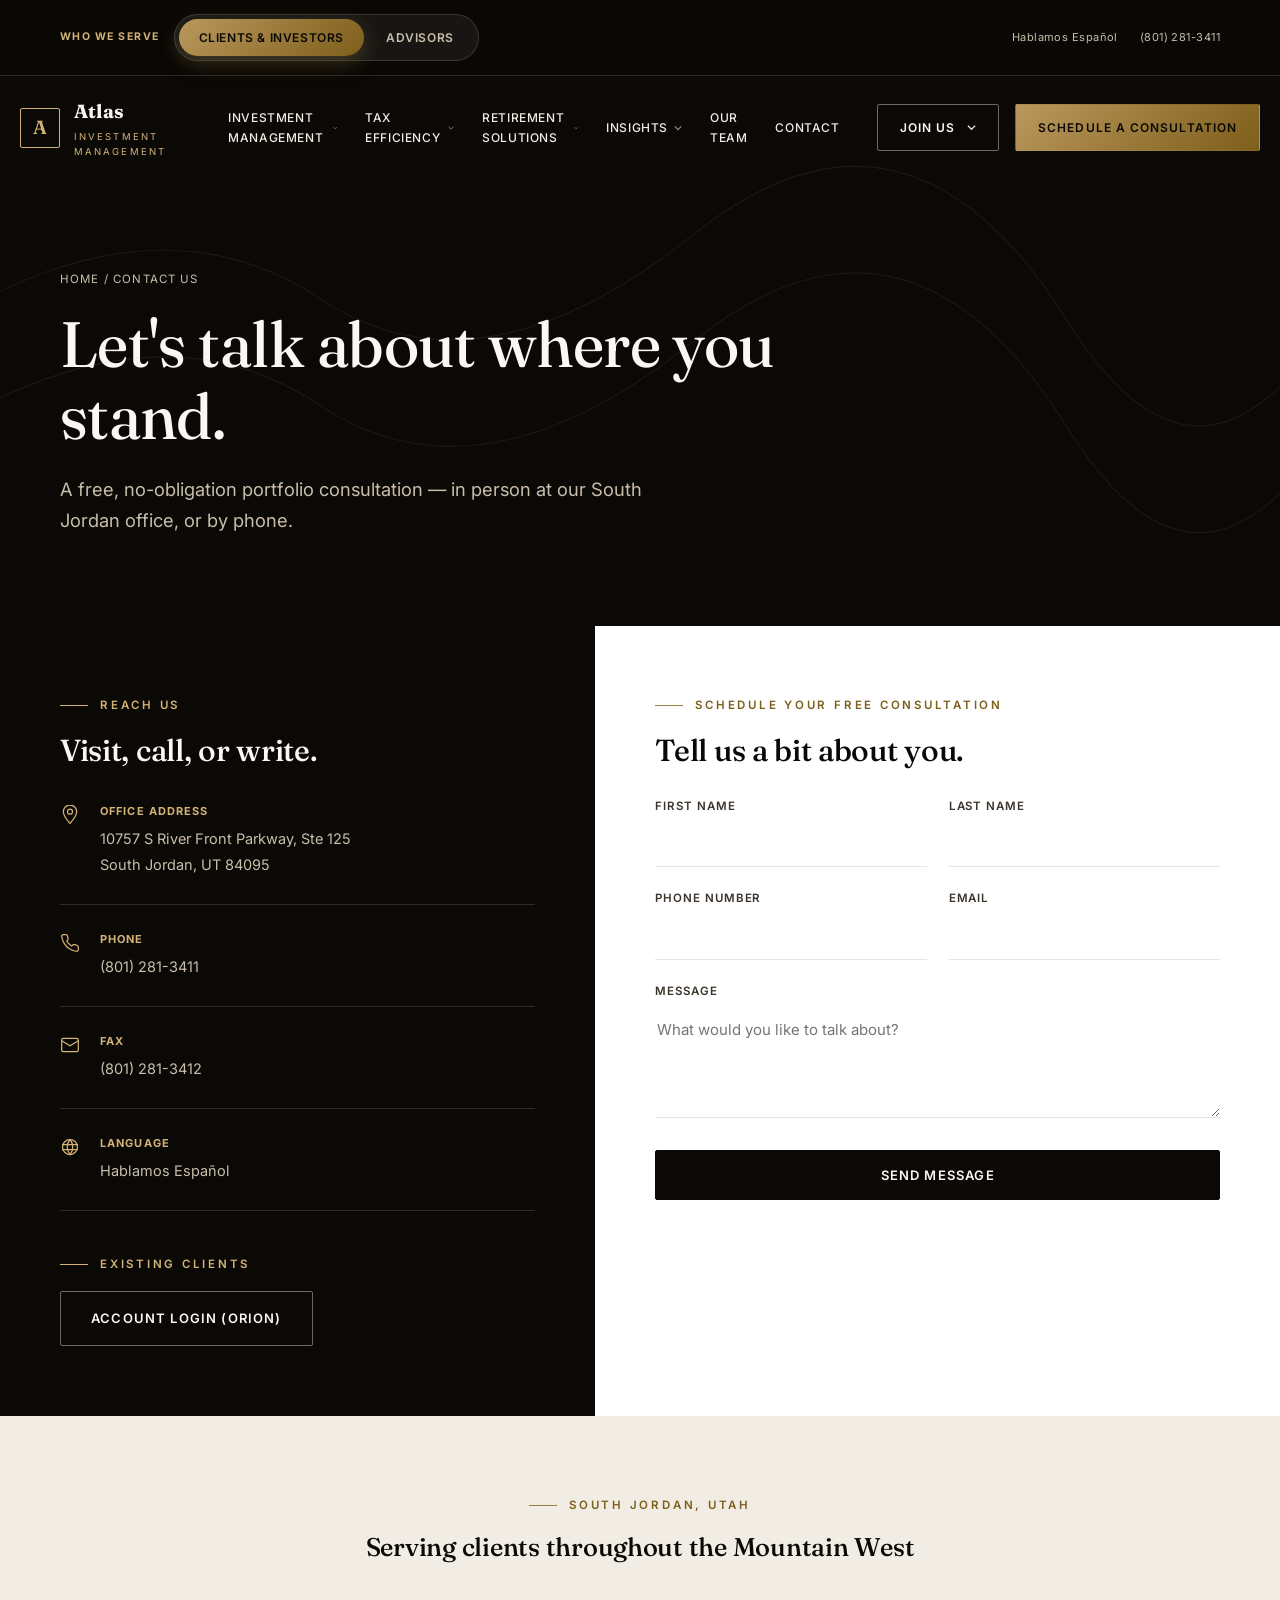
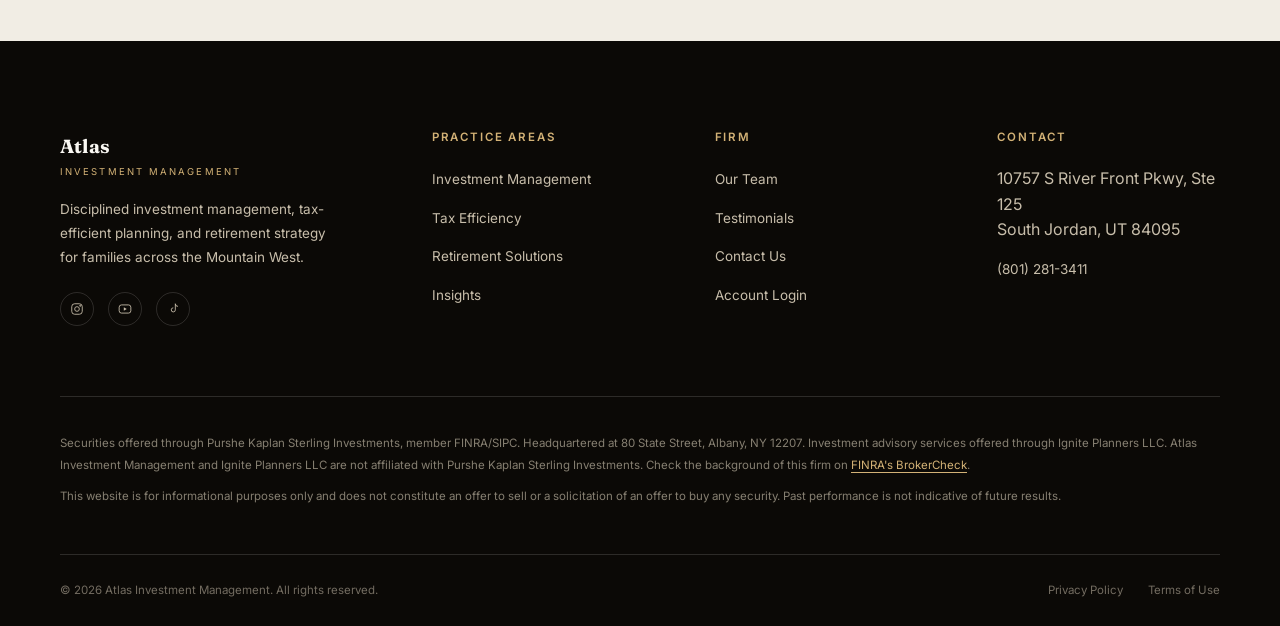
<file: contact.html>
<!DOCTYPE html>
<html lang="en">
<head>
<meta charset="UTF-8">
<meta name="viewport" content="width=device-width, initial-scale=1.0">
<title>Contact Us | Atlas Investment Management</title>
<meta name="description" content="Schedule a free consultation with Atlas Investment Management in South Jordan, Utah.">
<link rel="preconnect" href="https://fonts.googleapis.com">
<link rel="preconnect" href="https://fonts.gstatic.com" crossorigin>
<link href="https://fonts.googleapis.com/css2?family=Fraunces:opsz,wght@9..144,400..600&family=Inter:wght@400;500;600;700&display=swap" rel="stylesheet">
<link rel="stylesheet" href="assets/css/style.css">
</head>
<body>

<!-- ============ HEADER ============ -->
<header class="site-header">
  <div class="utility-bar">
    <div class="wrap utility-bar-inner">
      <div class="utility-audience">
        <span>Who We Serve</span>
        <div class="audience-toggle">
          <a href="index.html" class="aud-pill active">Clients &amp; Investors</a>
          <a href="advisors.html" class="aud-pill">Advisors</a>
        </div>
      </div>
      <div class="utility-right">
        <span>Hablamos Español</span>
        <a href="tel:8012813411">(801) 281-3411</a>
      </div>
    </div>
  </div>
  <div class="wrap main-row">
    <a href="index.html" class="brand">
      <span class="brand-mark">A</span>
      <span class="brand-text"><strong>Atlas</strong><span>Investment Management</span></span>
    </a>
    <nav class="main-nav">
      <ul>
        <li><a href="investment-management.html">Investment Management <svg class="chev" viewBox="0 0 10 6" fill="none"><path d="M1 1l4 4 4-4" stroke="currentColor" stroke-width="1.4"/></svg></a>
          <div class="mega">
            <a href="investment-management.html#planning">Planning Process<small>A disciplined, personalized roadmap</small></a>
            <a href="investment-management.html#platform">Investment Platform<small>Institutional-caliber portfolio construction</small></a>
            <a href="investment-management.html#cost">Know Your All-In Cost<small>Full transparency, no surprises</small></a>
          </div>
        </li>
        <li><a href="investment-management.html#tax">Tax Efficiency <svg class="chev" viewBox="0 0 10 6" fill="none"><path d="M1 1l4 4 4-4" stroke="currentColor" stroke-width="1.4"/></svg></a>
          <div class="mega">
            <a href="investment-management.html#tax">12% Bracket Strategy<small>Tax-smart withdrawal sequencing</small></a>
            <a href="investment-management.html#tax">Questions to Consider<small>Is your plan tax-efficient?</small></a>
          </div>
        </li>
        <li><a href="investment-management.html#retirement">Retirement Solutions <svg class="chev" viewBox="0 0 10 6" fill="none"><path d="M1 1l4 4 4-4" stroke="currentColor" stroke-width="1.4"/></svg></a>
          <div class="mega">
            <a href="investment-management.html#retirement">Client Servicing<small>Ongoing, proactive stewardship</small></a>
            <a href="investment-management.html#retirement">Culture of Care<small>Our commitment beyond the portfolio</small></a>
            <a href="investment-management.html#retirement">Who's in Your Corner?<small>A team built around you</small></a>
          </div>
        </li>
        <li><a href="insights.html">Insights <svg class="chev" viewBox="0 0 10 6" fill="none"><path d="M1 1l4 4 4-4" stroke="currentColor" stroke-width="1.4"/></svg></a>
          <div class="mega">
            <a href="insights.html#memo">The Atlas Memo<small>Market perspective, quarterly</small></a>
            <a href="insights.html#whitepapers">Whitepapers<small>In-depth research</small></a>
            <a href="insights.html#media">Media &amp; Press<small>Atlas in the news</small></a>
            <a href="insights.html#testimonials">Testimonials<small>Client stories</small></a>
          </div>
        </li>
        <li><a href="team.html">Our Team</a></li>
        <li><a href="contact.html">Contact</a></li>
      </ul>
      <a href="contact.html" class="btn btn-gold mobile-cta">Schedule a Consultation</a>
    </nav>
    <div class="header-cta">
      <div class="join-us">
        <a href="contact.html" class="btn btn-outline on-dark join-us-link">Join Us <svg class="chev" viewBox="0 0 10 6" fill="none"><path d="M1 1l4 4 4-4" stroke="currentColor" stroke-width="1.4"/></svg></a>
        <div class="mega">
          <a href="contact.html">As a Client<small>Schedule a free consultation</small></a>
          <a href="advisors.html">As an Advisor<small>Explore joining the team</small></a>
        </div>
      </div>
      <a href="contact.html" class="btn btn-gold">Schedule a Consultation</a>
      <button class="nav-toggle" aria-label="Menu">☰</button>
    </div>
  </div>
</header>

<!-- ============ PAGE HEADER ============ -->
<section class="page-header">
  <svg class="topo-bg" viewBox="0 0 1200 500" preserveAspectRatio="xMidYMid slice" xmlns="http://www.w3.org/2000/svg">
    <g fill="none" stroke="#D3B276" stroke-width="1">
      <path d="M-50 400 Q 150 280 300 380 T 650 320 T 1000 400 T 1300 300"/>
      <path d="M-50 300 Q 150 180 300 280 T 650 220 T 1000 300 T 1300 200"/>
    </g>
  </svg>
  <div class="wrap">
    <div class="breadcrumb"><a href="index.html">Home</a> / Contact Us</div>
    <h1>Let's talk about where you stand.</h1>
    <p class="lede">A free, no-obligation portfolio consultation — in person at our South Jordan office, or by phone.</p>
  </div>
</section>

<!-- ============ CONTACT GRID ============ -->
<section>
  <div class="contact-grid">
    <div class="contact-info reveal">
      <div class="eyebrow on-dark">Reach Us</div>
      <h2 style="color:var(--off-white); font-size:1.9rem; margin-bottom:10px;">Visit, call, or write.</h2>

      <div class="info-row">
        <svg viewBox="0 0 24 24" fill="none" stroke-width="1.5"><path d="M12 22s8-9 8-14a8 8 0 1 0-16 0c0 5 8 14 8 14z"/><circle cx="12" cy="8" r="3"/></svg>
        <div>
          <strong>Office Address</strong>
          <span>10757 S River Front Parkway, Ste 125<br>South Jordan, UT 84095</span>
        </div>
      </div>
      <div class="info-row">
        <svg viewBox="0 0 24 24" fill="none" stroke-width="1.5"><path d="M22 16.9v3a2 2 0 0 1-2.2 2 19.8 19.8 0 0 1-8.6-3.1 19.5 19.5 0 0 1-6-6A19.8 19.8 0 0 1 2.1 4.2 2 2 0 0 1 4 2h3a2 2 0 0 1 2 1.7c.1.9.3 1.8.6 2.6a2 2 0 0 1-.4 2.1L8 9.6a16 16 0 0 0 6 6l1.2-1.2a2 2 0 0 1 2.1-.4c.8.3 1.7.5 2.6.6a2 2 0 0 1 1.7 2z"/></svg>
        <div>
          <strong>Phone</strong>
          <a href="tel:8012813411">(801) 281-3411</a>
        </div>
      </div>
      <div class="info-row">
        <svg viewBox="0 0 24 24" fill="none" stroke-width="1.5"><rect x="2" y="4" width="20" height="16" rx="2"/><path d="M2 7l10 6 10-6"/></svg>
        <div>
          <strong>Fax</strong>
          <span>(801) 281-3412</span>
        </div>
      </div>
      <div class="info-row">
        <svg viewBox="0 0 24 24" fill="none" stroke-width="1.5"><circle cx="12" cy="12" r="9"/><path d="M2.5 9h19M2.5 15h19M12 3a14 14 0 0 1 0 18 14 14 0 0 1 0-18z"/></svg>
        <div>
          <strong>Language</strong>
          <span>Hablamos Español</span>
        </div>
      </div>

      <div style="margin-top:44px;">
        <div class="eyebrow on-dark">Existing Clients</div>
        <a href="#" data-link="account-login" class="btn btn-outline on-dark">Account Login (Orion)</a>
      </div>
    </div>

    <div class="contact-form reveal reveal-delay-1">
      <div class="eyebrow">Schedule Your Free Consultation</div>
      <h2 style="font-size:1.9rem; margin-bottom:30px;">Tell us a bit about you.</h2>
      <form>
        <div class="form-row">
          <div class="field">
            <label for="fname">First Name</label>
            <input type="text" id="fname" name="fname" required>
          </div>
          <div class="field">
            <label for="lname">Last Name</label>
            <input type="text" id="lname" name="lname" required>
          </div>
        </div>
        <div class="form-row">
          <div class="field">
            <label for="phone">Phone Number</label>
            <input type="tel" id="phone" name="phone" required>
          </div>
          <div class="field">
            <label for="email">Email</label>
            <input type="email" id="email" name="email" required>
          </div>
        </div>
        <div class="form-row">
          <div class="field full">
            <label for="message">Message</label>
            <textarea id="message" name="message" placeholder="What would you like to talk about?"></textarea>
          </div>
        </div>
        <button type="submit" class="btn btn-primary" style="margin-top:10px; width:100%; justify-content:center;">Send Message</button>
      </form>
    </div>
  </div>
</section>

<!-- ============ MAP / OFFICE STRIP ============ -->
<section class="section-pad-sm cream-bg">
  <div class="wrap reveal" style="text-align:center;">
    <div class="eyebrow" style="justify-content:center;">South Jordan, Utah</div>
    <h3 style="font-weight:500;">Serving clients throughout the Mountain West</h3>
  </div>
</section>

<!-- ============ FOOTER ============ -->
<footer class="site-footer">
  <div class="wrap">
    <div class="footer-top">
      <div class="footer-brand">
        <span class="brand-text"><strong>Atlas</strong><span style="color:var(--gold-bright);">Investment Management</span></span>
        <p>Disciplined investment management, tax-efficient planning, and retirement strategy for families across the Mountain West.</p>
        <div class="footer-social">
          <a href="#" data-link="social-instagram" aria-label="Instagram"><svg viewBox="0 0 24 24" fill="none" stroke="currentColor" stroke-width="1.5"><rect x="3" y="3" width="18" height="18" rx="5"/><circle cx="12" cy="12" r="4"/><circle cx="17.5" cy="6.5" r="1"/></svg></a>
          <a href="#" data-link="social-youtube" aria-label="YouTube"><svg viewBox="0 0 24 24" fill="none" stroke="currentColor" stroke-width="1.5"><rect x="2" y="5" width="20" height="14" rx="4"/><path d="M10 9l5 3-5 3V9z" fill="currentColor" stroke="none"/></svg></a>
          <a href="#" data-link="social-tiktok" aria-label="TikTok"><svg viewBox="0 0 24 24" fill="none" stroke="currentColor" stroke-width="1.5"><path d="M16 3v10.5a3.5 3.5 0 1 1-3.5-3.5M16 3a4.5 4.5 0 0 0 4.5 4.5"/></svg></a>
        </div>
      </div>
      <div class="footer-col">
        <h4>Practice Areas</h4>
        <ul>
          <li><a href="investment-management.html">Investment Management</a></li>
          <li><a href="investment-management.html#tax">Tax Efficiency</a></li>
          <li><a href="investment-management.html#retirement">Retirement Solutions</a></li>
          <li><a href="insights.html">Insights</a></li>
        </ul>
      </div>
      <div class="footer-col">
        <h4>Firm</h4>
        <ul>
          <li><a href="team.html">Our Team</a></li>
          <li><a href="insights.html#testimonials">Testimonials</a></li>
          <li><a href="contact.html">Contact Us</a></li>
          <li><a href="#" data-link="account-login">Account Login</a></li>
        </ul>
      </div>
      <div class="footer-col">
        <h4>Contact</h4>
        <ul>
          <li>10757 S River Front Pkwy, Ste 125<br>South Jordan, UT 84095</li>
          <li><a href="tel:8012813411">(801) 281-3411</a></li>
        </ul>
      </div>
    </div>
    <div class="footer-disclosure" id="footer-disclosure">
      <p>Securities offered through Purshe Kaplan Sterling Investments, member FINRA/SIPC. Headquartered at 80 State Street, Albany, NY 12207. Investment advisory services offered through Ignite Planners LLC. Atlas Investment Management and Ignite Planners LLC are not affiliated with Purshe Kaplan Sterling Investments. Check the background of this firm on <a href="https://brokercheck.finra.org" target="_blank" rel="noopener">FINRA's BrokerCheck</a>.</p>
      <p>This website is for informational purposes only and does not constitute an offer to sell or a solicitation of an offer to buy any security. Past performance is not indicative of future results.</p>
    </div>
    <div class="footer-bottom">
      <span>© 2026 Atlas Investment Management. All rights reserved.</span>
      <div>
        <a href="#" data-link="privacy-policy">Privacy Policy</a>
        <a href="#" data-link="terms-of-use">Terms of Use</a>
      </div>
    </div>
  </div>
</footer>

<script src="assets/js/main.js"></script>
<script src="assets/js/content.js"></script>
</body>
</html>
</file>
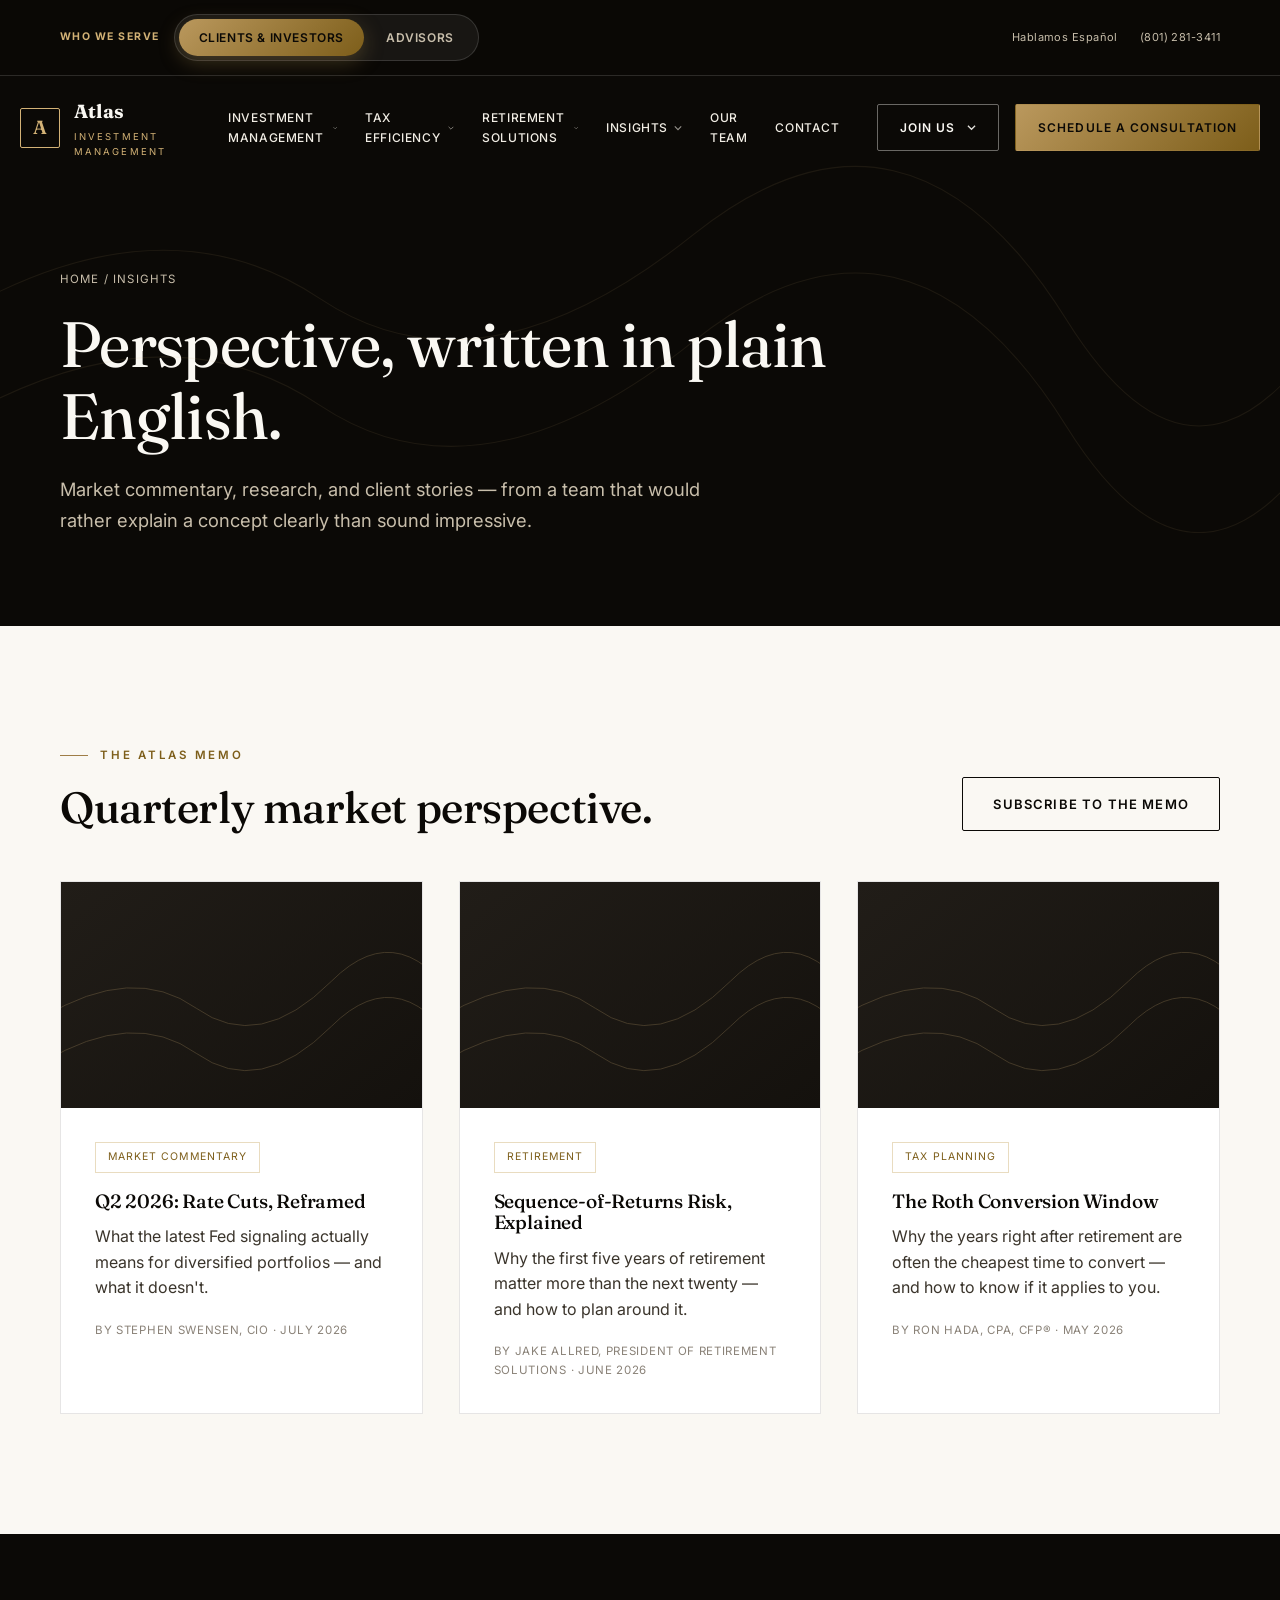
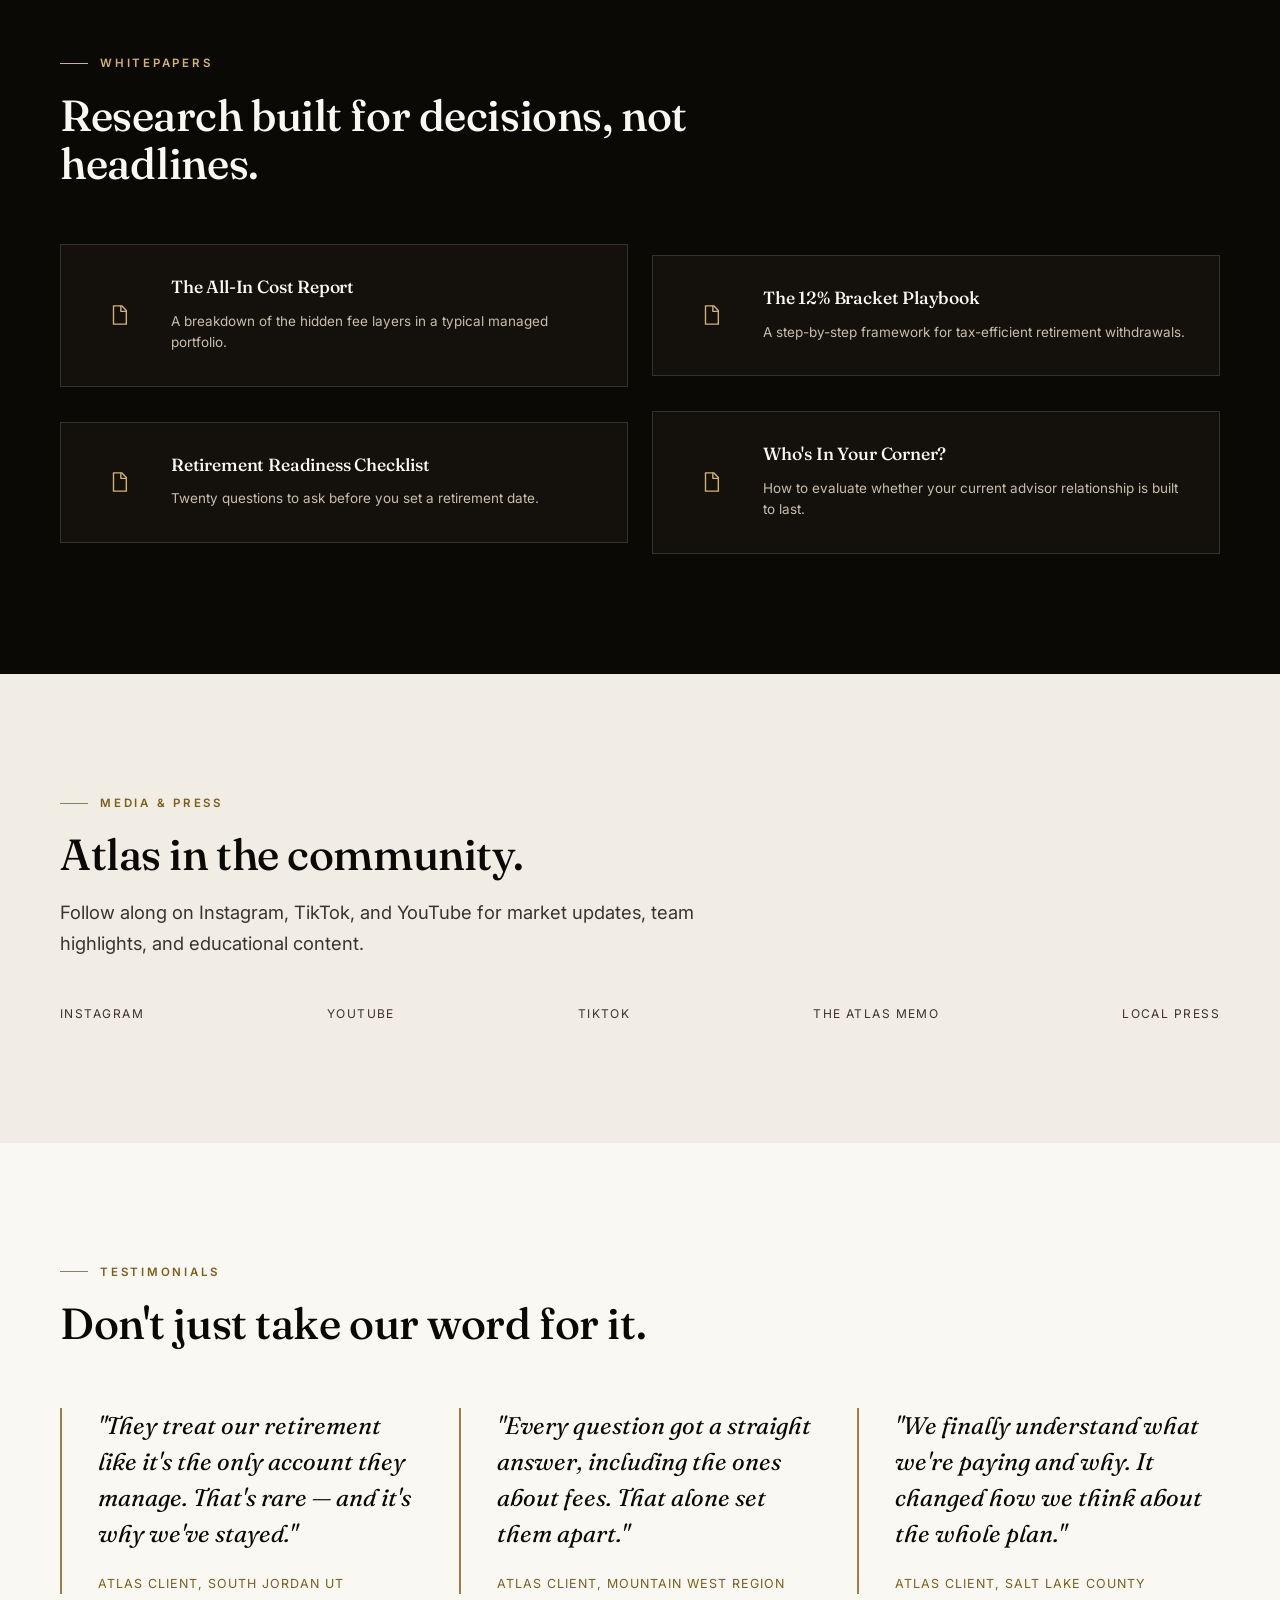
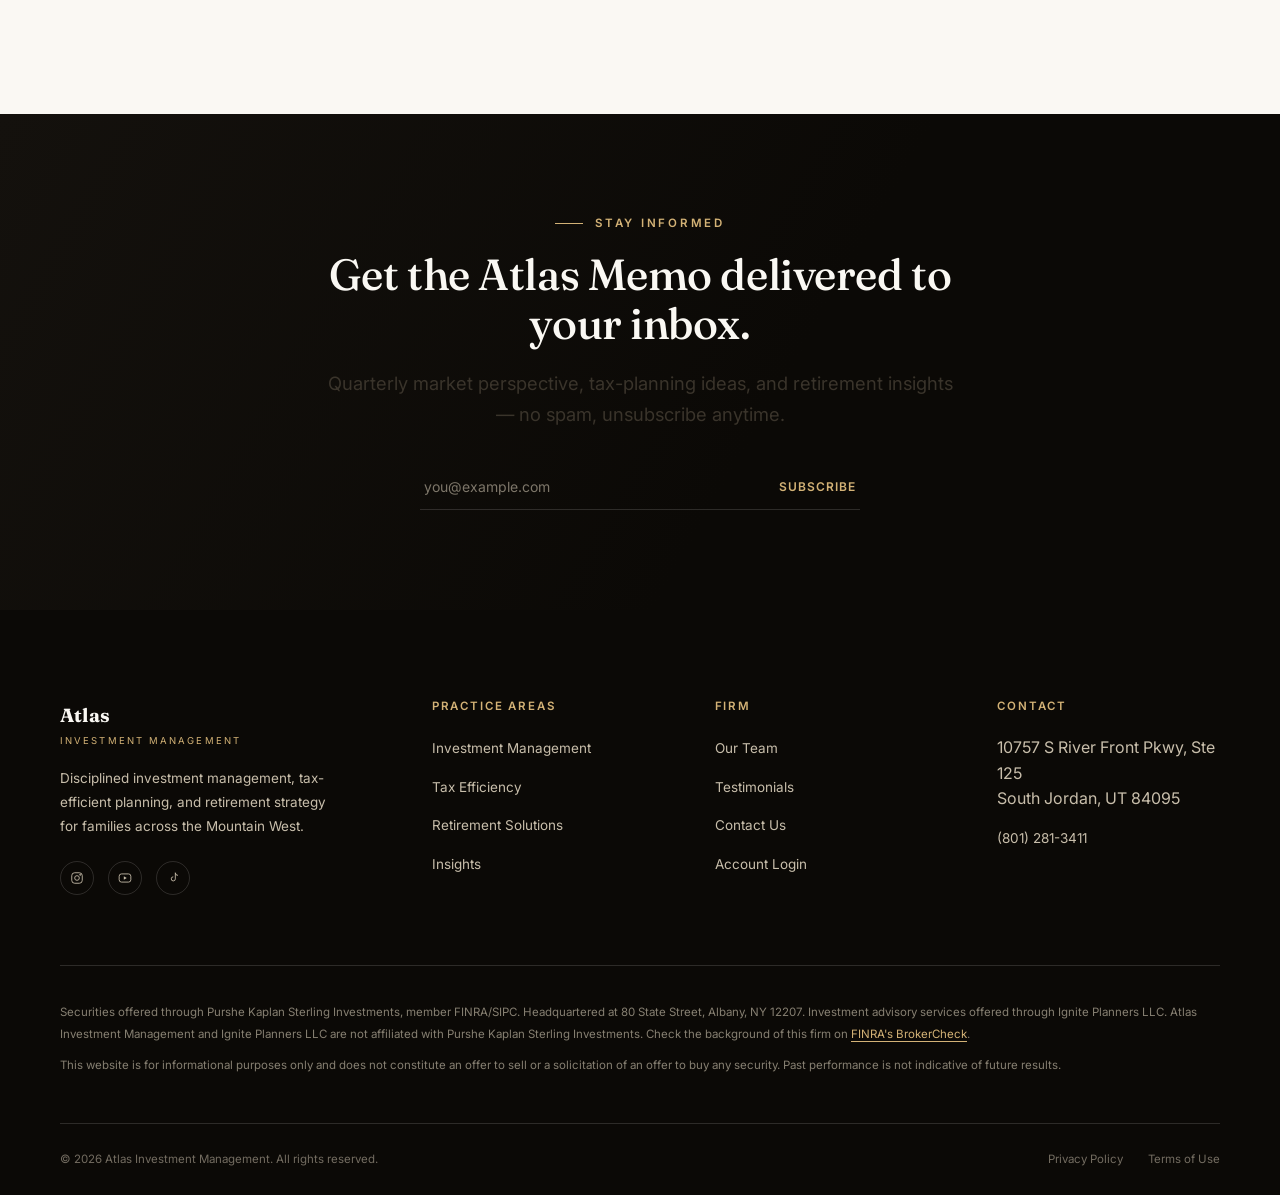
<file: insights.html>
<!DOCTYPE html>
<html lang="en">
<head>
<meta charset="UTF-8">
<meta name="viewport" content="width=device-width, initial-scale=1.0">
<title>Insights | Atlas Investment Management</title>
<meta name="description" content="The Atlas Memo, whitepapers, media, and client testimonials from Atlas Investment Management.">
<link rel="preconnect" href="https://fonts.googleapis.com">
<link rel="preconnect" href="https://fonts.gstatic.com" crossorigin>
<link href="https://fonts.googleapis.com/css2?family=Fraunces:opsz,wght@9..144,400..600&family=Inter:wght@400;500;600;700&display=swap" rel="stylesheet">
<link rel="stylesheet" href="assets/css/style.css">
</head>
<body>

<!-- ============ HEADER ============ -->
<header class="site-header">
  <div class="utility-bar">
    <div class="wrap utility-bar-inner">
      <div class="utility-audience">
        <span>Who We Serve</span>
        <div class="audience-toggle">
          <a href="index.html" class="aud-pill active">Clients &amp; Investors</a>
          <a href="advisors.html" class="aud-pill">Advisors</a>
        </div>
      </div>
      <div class="utility-right">
        <span>Hablamos Español</span>
        <a href="tel:8012813411">(801) 281-3411</a>
      </div>
    </div>
  </div>
  <div class="wrap main-row">
    <a href="index.html" class="brand">
      <span class="brand-mark">A</span>
      <span class="brand-text"><strong>Atlas</strong><span>Investment Management</span></span>
    </a>
    <nav class="main-nav">
      <ul>
        <li><a href="investment-management.html">Investment Management <svg class="chev" viewBox="0 0 10 6" fill="none"><path d="M1 1l4 4 4-4" stroke="currentColor" stroke-width="1.4"/></svg></a>
          <div class="mega">
            <a href="investment-management.html#planning">Planning Process<small>A disciplined, personalized roadmap</small></a>
            <a href="investment-management.html#platform">Investment Platform<small>Institutional-caliber portfolio construction</small></a>
            <a href="investment-management.html#cost">Know Your All-In Cost<small>Full transparency, no surprises</small></a>
          </div>
        </li>
        <li><a href="investment-management.html#tax">Tax Efficiency <svg class="chev" viewBox="0 0 10 6" fill="none"><path d="M1 1l4 4 4-4" stroke="currentColor" stroke-width="1.4"/></svg></a>
          <div class="mega">
            <a href="investment-management.html#tax">12% Bracket Strategy<small>Tax-smart withdrawal sequencing</small></a>
            <a href="investment-management.html#tax">Questions to Consider<small>Is your plan tax-efficient?</small></a>
          </div>
        </li>
        <li><a href="investment-management.html#retirement">Retirement Solutions <svg class="chev" viewBox="0 0 10 6" fill="none"><path d="M1 1l4 4 4-4" stroke="currentColor" stroke-width="1.4"/></svg></a>
          <div class="mega">
            <a href="investment-management.html#retirement">Client Servicing<small>Ongoing, proactive stewardship</small></a>
            <a href="investment-management.html#retirement">Culture of Care<small>Our commitment beyond the portfolio</small></a>
            <a href="investment-management.html#retirement">Who's in Your Corner?<small>A team built around you</small></a>
          </div>
        </li>
        <li><a href="insights.html">Insights <svg class="chev" viewBox="0 0 10 6" fill="none"><path d="M1 1l4 4 4-4" stroke="currentColor" stroke-width="1.4"/></svg></a>
          <div class="mega">
            <a href="#memo">The Atlas Memo<small>Market perspective, quarterly</small></a>
            <a href="#whitepapers">Whitepapers<small>In-depth research</small></a>
            <a href="#media">Media &amp; Press<small>Atlas in the news</small></a>
            <a href="#testimonials">Testimonials<small>Client stories</small></a>
          </div>
        </li>
        <li><a href="team.html">Our Team</a></li>
        <li><a href="contact.html">Contact</a></li>
      </ul>
      <a href="contact.html" class="btn btn-gold mobile-cta">Schedule a Consultation</a>
    </nav>
    <div class="header-cta">
      <div class="join-us">
        <a href="contact.html" class="btn btn-outline on-dark join-us-link">Join Us <svg class="chev" viewBox="0 0 10 6" fill="none"><path d="M1 1l4 4 4-4" stroke="currentColor" stroke-width="1.4"/></svg></a>
        <div class="mega">
          <a href="contact.html">As a Client<small>Schedule a free consultation</small></a>
          <a href="advisors.html">As an Advisor<small>Explore joining the team</small></a>
        </div>
      </div>
      <a href="contact.html" class="btn btn-gold">Schedule a Consultation</a>
      <button class="nav-toggle" aria-label="Menu">☰</button>
    </div>
  </div>
</header>

<!-- ============ PAGE HEADER ============ -->
<section class="page-header">
  <svg class="topo-bg" viewBox="0 0 1200 500" preserveAspectRatio="xMidYMid slice" xmlns="http://www.w3.org/2000/svg">
    <g fill="none" stroke="#D3B276" stroke-width="1">
      <path d="M-50 400 Q 150 280 300 380 T 650 320 T 1000 400 T 1300 300"/>
      <path d="M-50 300 Q 150 180 300 280 T 650 220 T 1000 300 T 1300 200"/>
    </g>
  </svg>
  <div class="wrap">
    <div class="breadcrumb"><a href="index.html">Home</a> / Insights</div>
    <h1>Perspective, written in plain English.</h1>
    <p class="lede">Market commentary, research, and client stories — from a team that would rather explain a concept clearly than sound impressive.</p>
  </div>
</section>

<!-- ============ ATLAS MEMO ============ -->
<section id="memo" class="section-pad">
  <div class="wrap">
    <div class="reveal" style="display:flex; align-items:flex-end; justify-content:space-between; margin-bottom:50px; flex-wrap:wrap; gap:20px;">
      <div>
        <div class="eyebrow">The Atlas Memo</div>
        <h2>Quarterly market perspective.</h2>
      </div>
      <a href="contact.html" class="btn btn-outline">Subscribe to the Memo</a>
    </div>
    <div class="grid-3" id="memo-grid"></div>
  </div>
</section>

<!-- ============ WHITEPAPERS ============ -->
<section id="whitepapers" class="section-pad dark">
  <div class="wrap">
    <div class="reveal" style="max-width:640px; margin-bottom:56px;">
      <div class="eyebrow on-dark">Whitepapers</div>
      <h2>Research built for decisions, not headlines.</h2>
    </div>
    <div class="grid-2" style="gap:24px;" id="whitepapers-grid"></div>
  </div>
</section>

<!-- ============ MEDIA ============ -->
<section id="media" class="section-pad cream-bg">
  <div class="wrap">
    <div class="reveal" style="max-width:640px; margin-bottom:20px;">
      <div class="eyebrow">Media &amp; Press</div>
      <h2>Atlas in the community.</h2>
      <p class="lede" style="margin-top:18px;">Follow along on Instagram, TikTok, and YouTube for market updates, team highlights, and educational content.</p>
    </div>
    <div class="marquee-strip reveal" style="margin-top:44px;">
      <span>Instagram</span>
      <span>YouTube</span>
      <span>TikTok</span>
      <span>The Atlas Memo</span>
      <span>Local Press</span>
    </div>
  </div>
</section>

<!-- ============ TESTIMONIALS ============ -->
<section id="testimonials" class="section-pad">
  <div class="wrap">
    <div class="reveal" style="max-width:640px; margin-bottom:60px;">
      <div class="eyebrow">Testimonials</div>
      <h2>Don't just take our word for it.</h2>
    </div>
    <div class="grid-3" id="testimonials-grid"></div>
  </div>
</section>

<!-- ============ NEWSLETTER ============ -->
<section class="cta-band">
  <div class="wrap reveal" style="text-align:center;">
    <div class="eyebrow on-dark" style="justify-content:center;">Stay Informed</div>
    <h2>Get the Atlas Memo delivered to your inbox.</h2>
    <p class="lede" style="text-align:center; margin:20px auto 0;">Quarterly market perspective, tax-planning ideas, and retirement insights — no spam, unsubscribe anytime.</p>
    <form class="newsletter-form" style="margin:34px auto 0;">
      <input type="email" placeholder="you@example.com" required aria-label="Email address">
      <button type="submit">Subscribe</button>
    </form>
  </div>
</section>

<!-- ============ FOOTER ============ -->
<footer class="site-footer">
  <div class="wrap">
    <div class="footer-top">
      <div class="footer-brand">
        <span class="brand-text"><strong>Atlas</strong><span style="color:var(--gold-bright);">Investment Management</span></span>
        <p>Disciplined investment management, tax-efficient planning, and retirement strategy for families across the Mountain West.</p>
        <div class="footer-social">
          <a href="#" data-link="social-instagram" aria-label="Instagram"><svg viewBox="0 0 24 24" fill="none" stroke="currentColor" stroke-width="1.5"><rect x="3" y="3" width="18" height="18" rx="5"/><circle cx="12" cy="12" r="4"/><circle cx="17.5" cy="6.5" r="1"/></svg></a>
          <a href="#" data-link="social-youtube" aria-label="YouTube"><svg viewBox="0 0 24 24" fill="none" stroke="currentColor" stroke-width="1.5"><rect x="2" y="5" width="20" height="14" rx="4"/><path d="M10 9l5 3-5 3V9z" fill="currentColor" stroke="none"/></svg></a>
          <a href="#" data-link="social-tiktok" aria-label="TikTok"><svg viewBox="0 0 24 24" fill="none" stroke="currentColor" stroke-width="1.5"><path d="M16 3v10.5a3.5 3.5 0 1 1-3.5-3.5M16 3a4.5 4.5 0 0 0 4.5 4.5"/></svg></a>
        </div>
      </div>
      <div class="footer-col">
        <h4>Practice Areas</h4>
        <ul>
          <li><a href="investment-management.html">Investment Management</a></li>
          <li><a href="investment-management.html#tax">Tax Efficiency</a></li>
          <li><a href="investment-management.html#retirement">Retirement Solutions</a></li>
          <li><a href="insights.html">Insights</a></li>
        </ul>
      </div>
      <div class="footer-col">
        <h4>Firm</h4>
        <ul>
          <li><a href="team.html">Our Team</a></li>
          <li><a href="insights.html#testimonials">Testimonials</a></li>
          <li><a href="contact.html">Contact Us</a></li>
          <li><a href="#" data-link="account-login">Account Login</a></li>
        </ul>
      </div>
      <div class="footer-col">
        <h4>Contact</h4>
        <ul>
          <li>10757 S River Front Pkwy, Ste 125<br>South Jordan, UT 84095</li>
          <li><a href="tel:8012813411">(801) 281-3411</a></li>
        </ul>
      </div>
    </div>
    <div class="footer-disclosure" id="footer-disclosure">
      <p>Securities offered through Purshe Kaplan Sterling Investments, member FINRA/SIPC. Headquartered at 80 State Street, Albany, NY 12207. Investment advisory services offered through Ignite Planners LLC. Atlas Investment Management and Ignite Planners LLC are not affiliated with Purshe Kaplan Sterling Investments. Check the background of this firm on <a href="https://brokercheck.finra.org" target="_blank" rel="noopener">FINRA's BrokerCheck</a>.</p>
      <p>This website is for informational purposes only and does not constitute an offer to sell or a solicitation of an offer to buy any security. Past performance is not indicative of future results.</p>
    </div>
    <div class="footer-bottom">
      <span>© 2026 Atlas Investment Management. All rights reserved.</span>
      <div>
        <a href="#" data-link="privacy-policy">Privacy Policy</a>
        <a href="#" data-link="terms-of-use">Terms of Use</a>
      </div>
    </div>
  </div>
</footer>

<script src="assets/js/main.js"></script>
<script src="assets/js/content.js"></script>
</body>
</html>
</file>
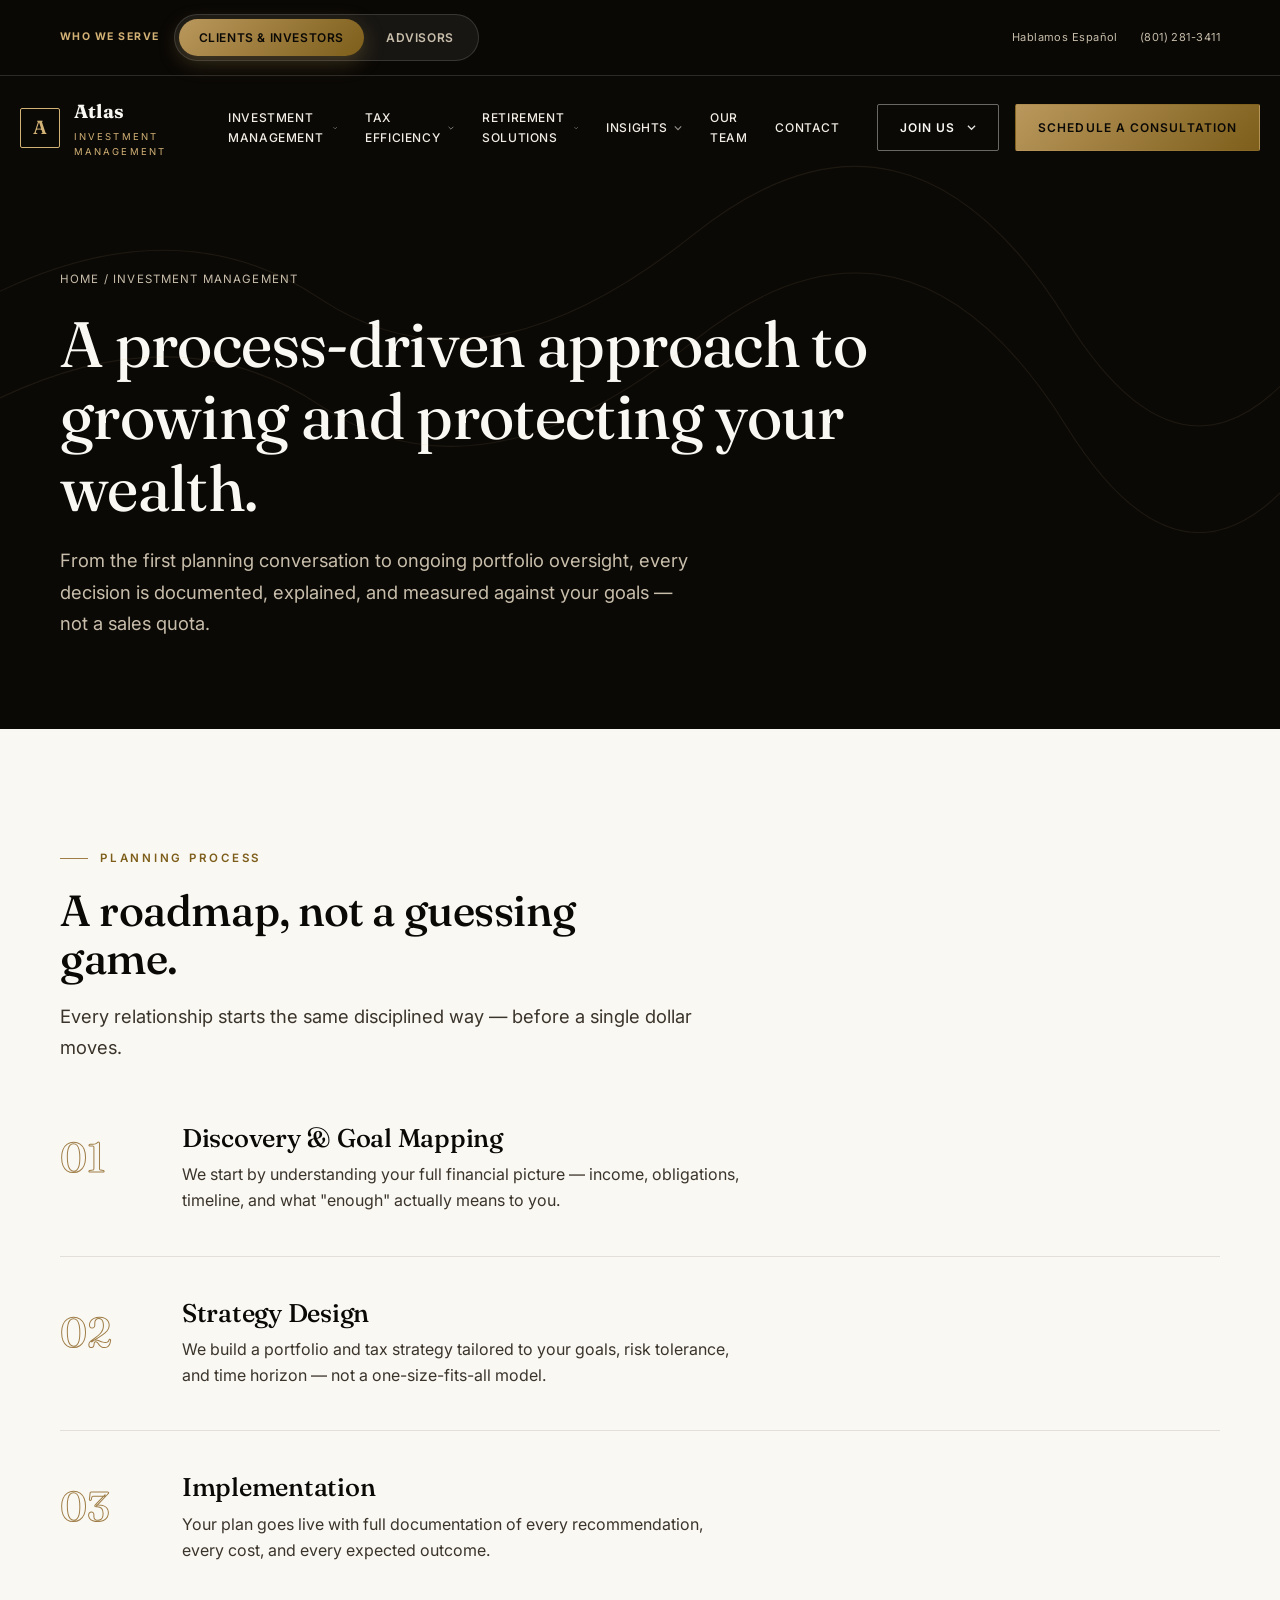
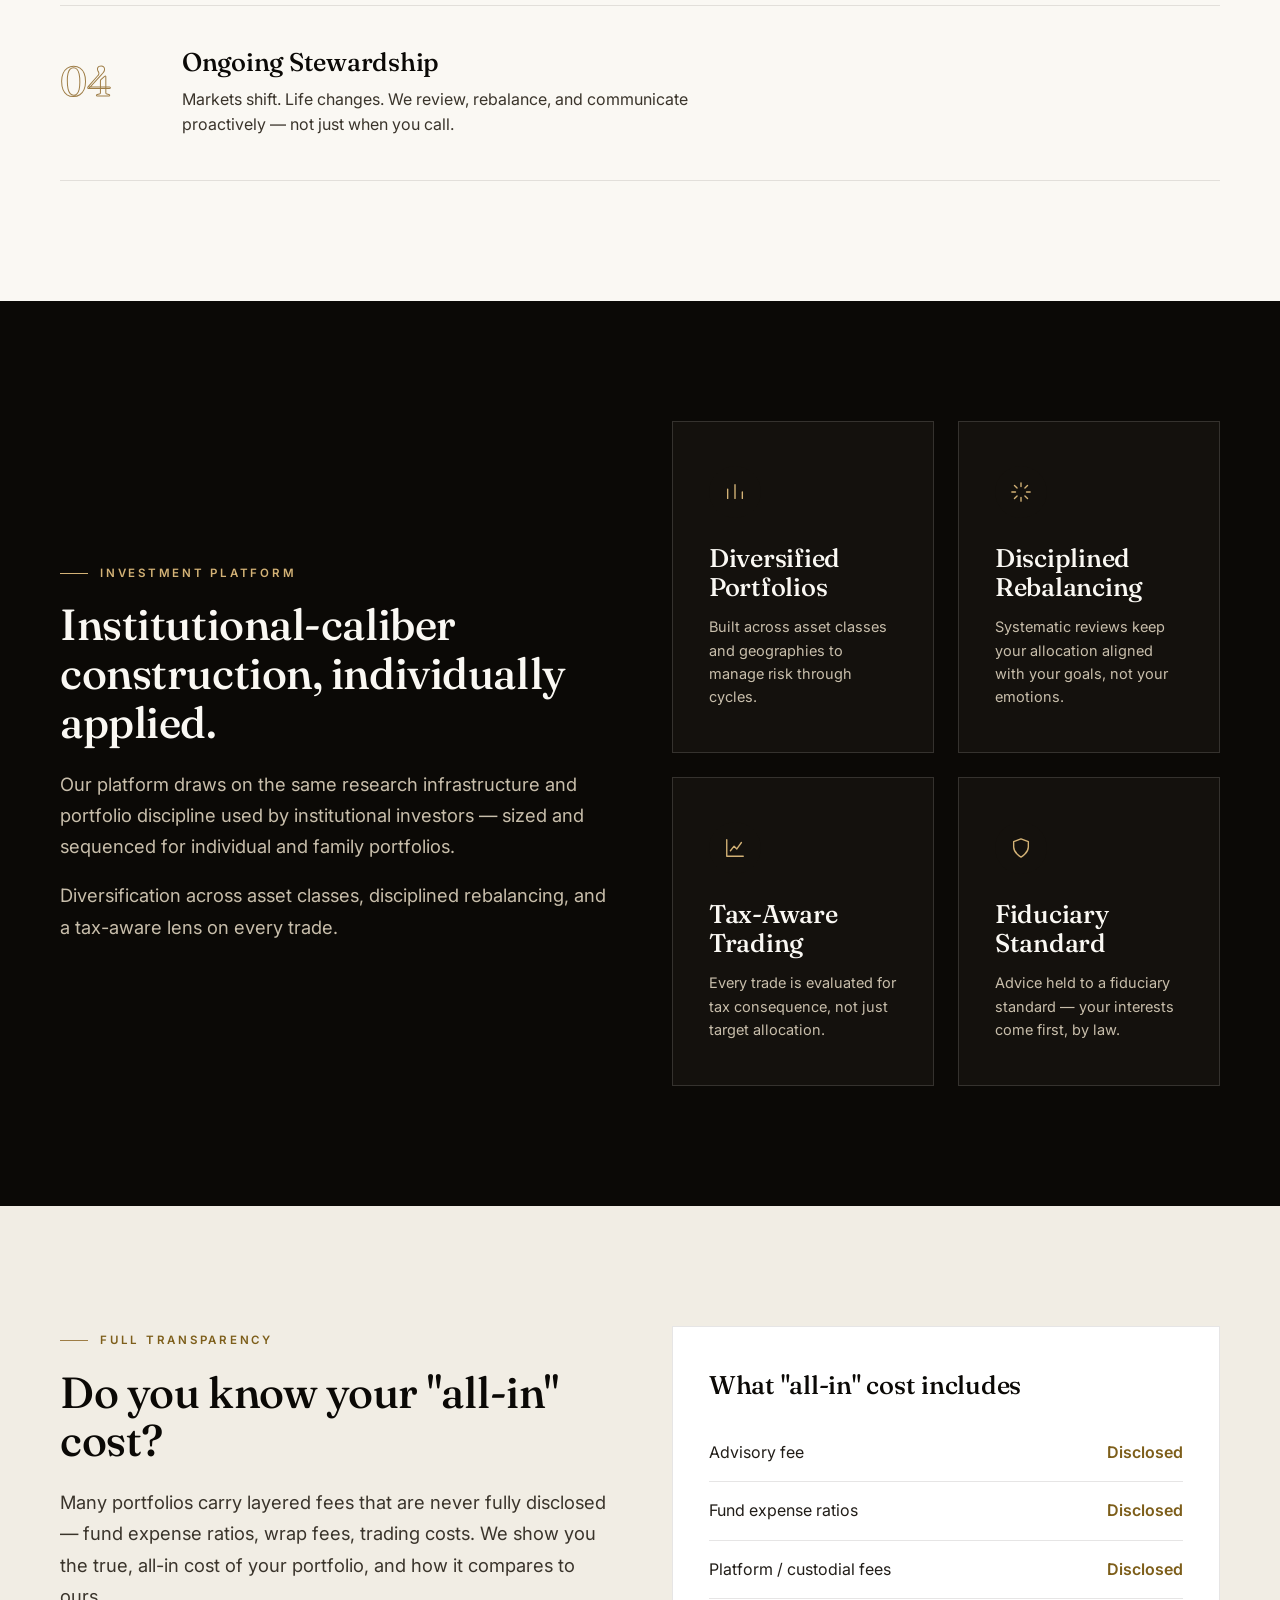
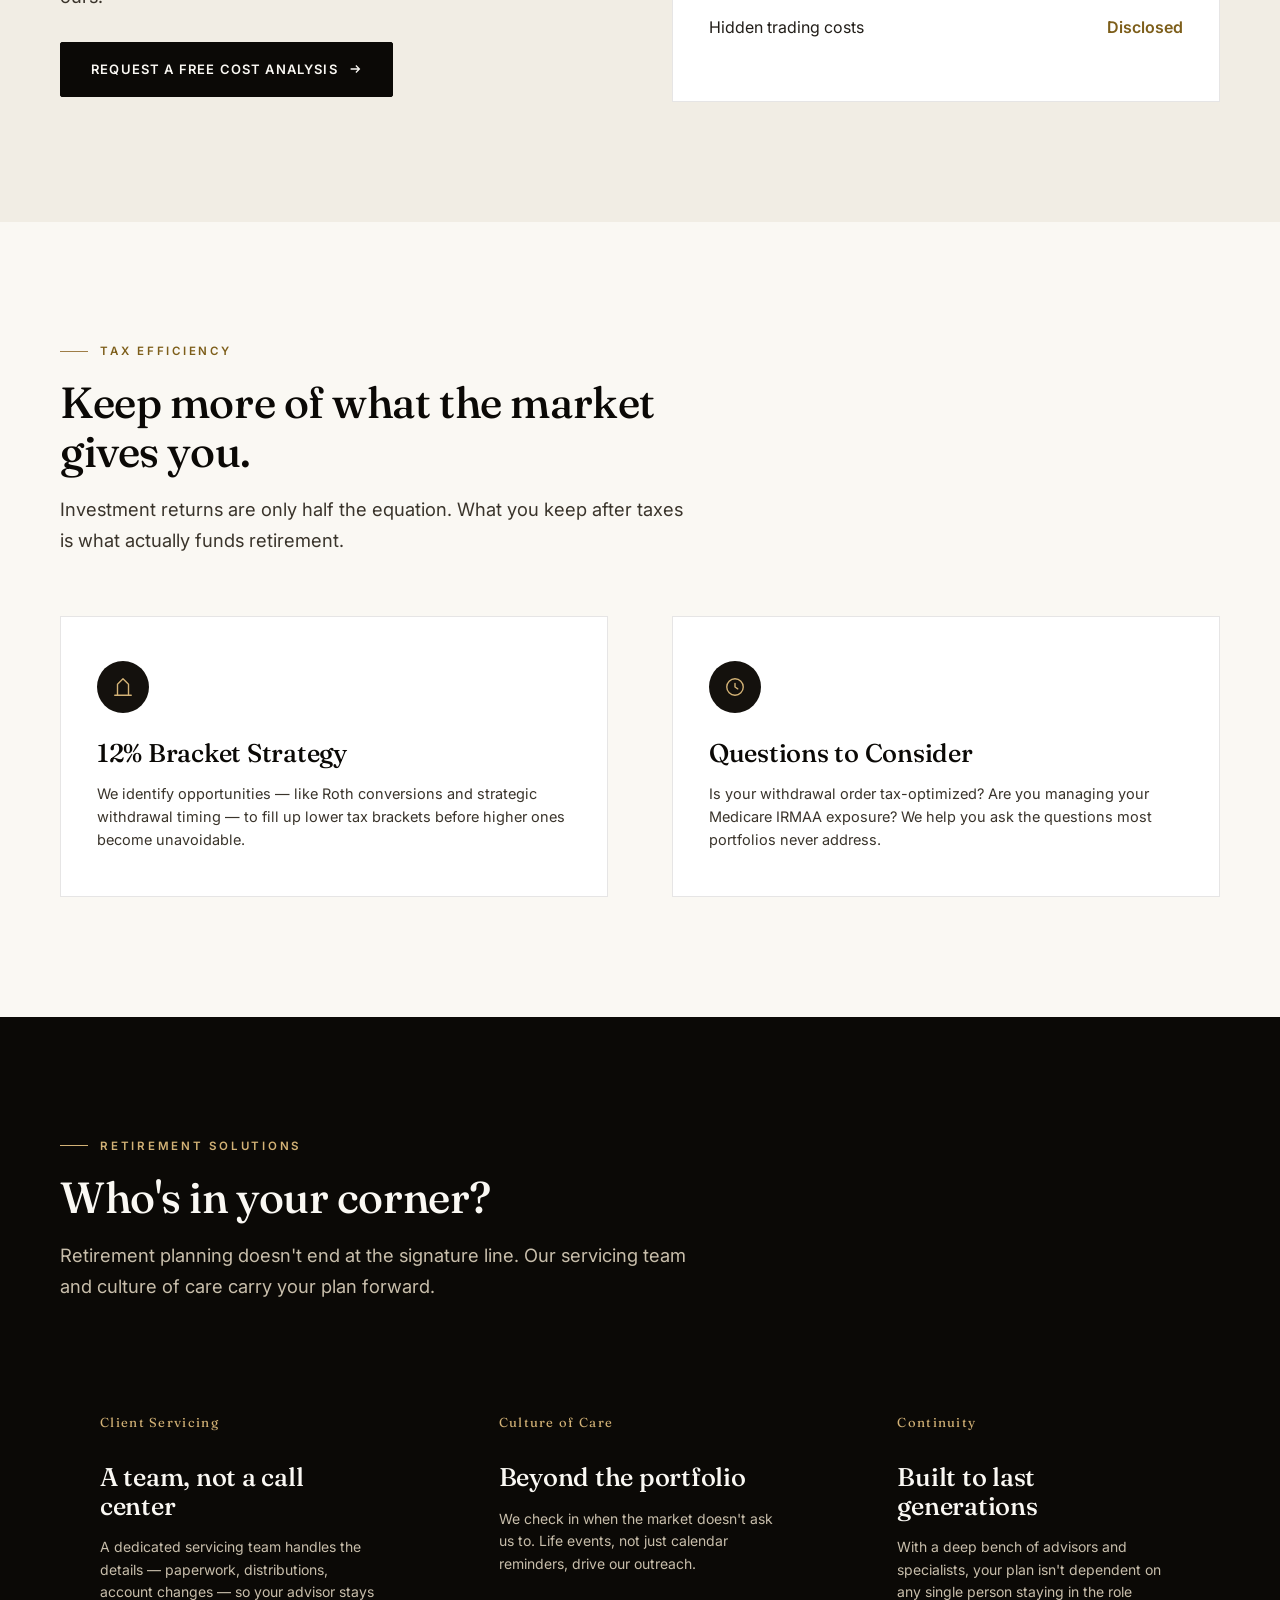
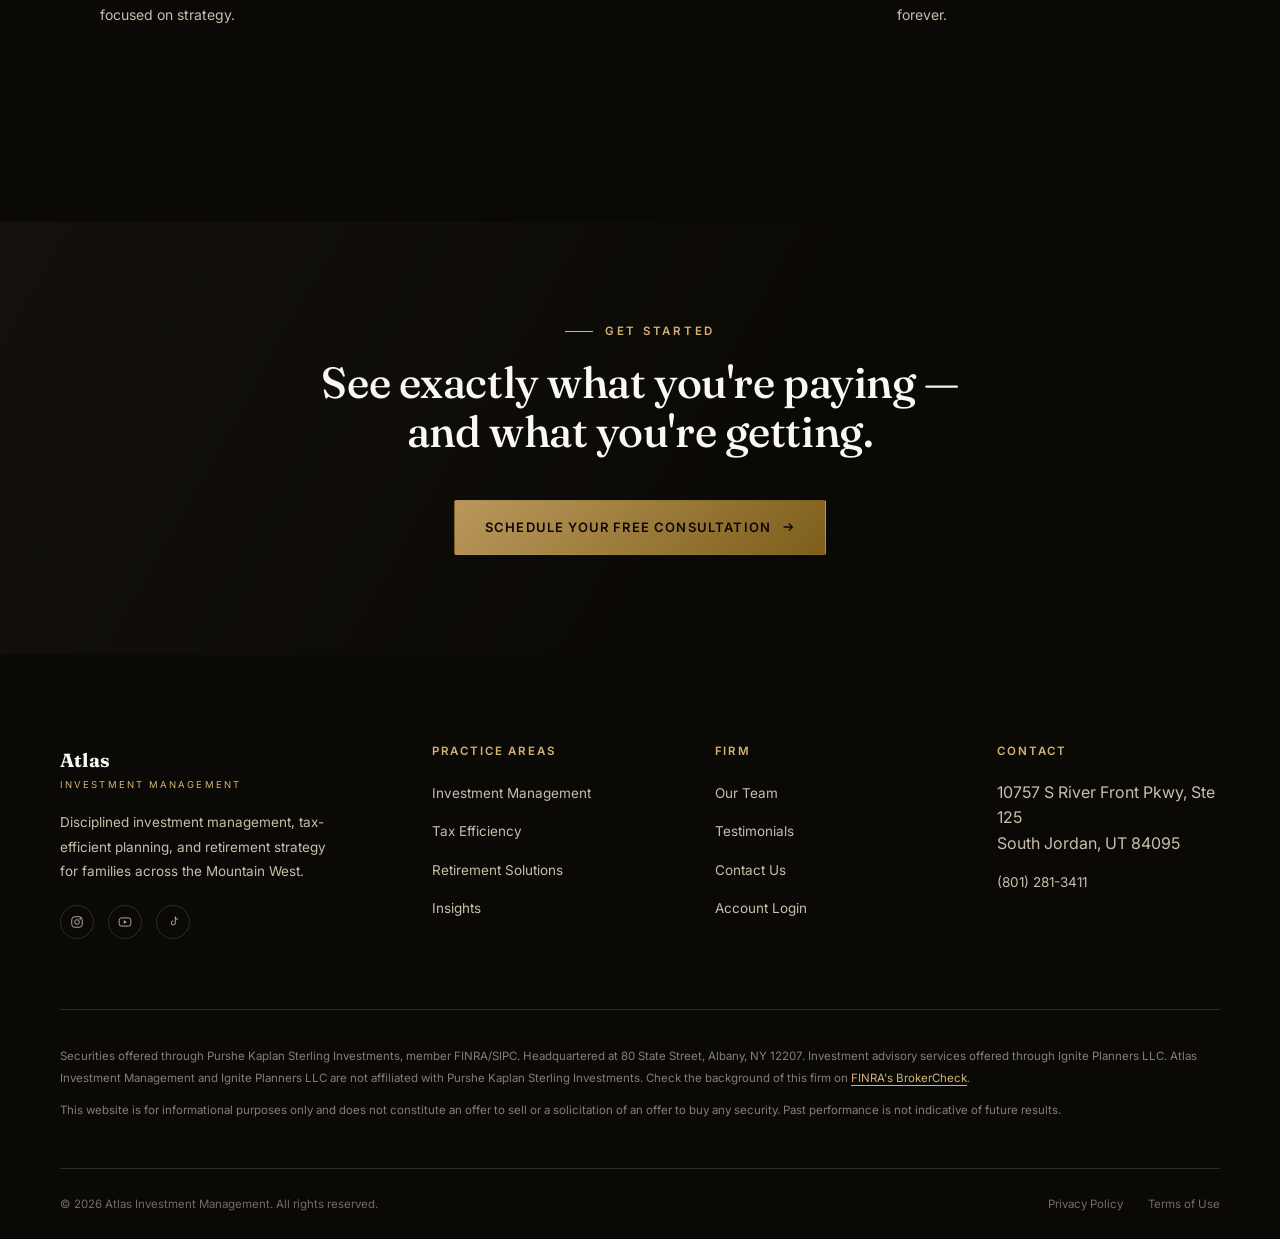
<file: investment-management.html>
<!DOCTYPE html>
<html lang="en">
<head>
<meta charset="UTF-8">
<meta name="viewport" content="width=device-width, initial-scale=1.0">
<title>Investment Management | Atlas Investment Management</title>
<meta name="description" content="Planning process, investment platform, tax efficiency, and retirement solutions from Atlas Investment Management.">
<link rel="preconnect" href="https://fonts.googleapis.com">
<link rel="preconnect" href="https://fonts.gstatic.com" crossorigin>
<link href="https://fonts.googleapis.com/css2?family=Fraunces:opsz,wght@9..144,400..600&family=Inter:wght@400;500;600;700&display=swap" rel="stylesheet">
<link rel="stylesheet" href="assets/css/style.css">
</head>
<body>

<!-- ============ HEADER ============ -->
<header class="site-header">
  <div class="utility-bar">
    <div class="wrap utility-bar-inner">
      <div class="utility-audience">
        <span>Who We Serve</span>
        <div class="audience-toggle">
          <a href="index.html" class="aud-pill active">Clients &amp; Investors</a>
          <a href="advisors.html" class="aud-pill">Advisors</a>
        </div>
      </div>
      <div class="utility-right">
        <span>Hablamos Español</span>
        <a href="tel:8012813411">(801) 281-3411</a>
      </div>
    </div>
  </div>
  <div class="wrap main-row">
    <a href="index.html" class="brand">
      <span class="brand-mark">A</span>
      <span class="brand-text"><strong>Atlas</strong><span>Investment Management</span></span>
    </a>
    <nav class="main-nav">
      <ul>
        <li><a href="investment-management.html">Investment Management <svg class="chev" viewBox="0 0 10 6" fill="none"><path d="M1 1l4 4 4-4" stroke="currentColor" stroke-width="1.4"/></svg></a>
          <div class="mega">
            <a href="#planning">Planning Process<small>A disciplined, personalized roadmap</small></a>
            <a href="#platform">Investment Platform<small>Institutional-caliber portfolio construction</small></a>
            <a href="#cost">Know Your All-In Cost<small>Full transparency, no surprises</small></a>
          </div>
        </li>
        <li><a href="#tax">Tax Efficiency <svg class="chev" viewBox="0 0 10 6" fill="none"><path d="M1 1l4 4 4-4" stroke="currentColor" stroke-width="1.4"/></svg></a>
          <div class="mega">
            <a href="#tax">12% Bracket Strategy<small>Tax-smart withdrawal sequencing</small></a>
            <a href="#tax">Questions to Consider<small>Is your plan tax-efficient?</small></a>
          </div>
        </li>
        <li><a href="#retirement">Retirement Solutions <svg class="chev" viewBox="0 0 10 6" fill="none"><path d="M1 1l4 4 4-4" stroke="currentColor" stroke-width="1.4"/></svg></a>
          <div class="mega">
            <a href="#retirement">Client Servicing<small>Ongoing, proactive stewardship</small></a>
            <a href="#retirement">Culture of Care<small>Our commitment beyond the portfolio</small></a>
            <a href="#retirement">Who's in Your Corner?<small>A team built around you</small></a>
          </div>
        </li>
        <li><a href="insights.html">Insights <svg class="chev" viewBox="0 0 10 6" fill="none"><path d="M1 1l4 4 4-4" stroke="currentColor" stroke-width="1.4"/></svg></a>
          <div class="mega">
            <a href="insights.html#memo">The Atlas Memo<small>Market perspective, quarterly</small></a>
            <a href="insights.html#whitepapers">Whitepapers<small>In-depth research</small></a>
            <a href="insights.html#media">Media &amp; Press<small>Atlas in the news</small></a>
            <a href="insights.html#testimonials">Testimonials<small>Client stories</small></a>
          </div>
        </li>
        <li><a href="team.html">Our Team</a></li>
        <li><a href="contact.html">Contact</a></li>
      </ul>
      <a href="contact.html" class="btn btn-gold mobile-cta">Schedule a Consultation</a>
    </nav>
    <div class="header-cta">
      <div class="join-us">
        <a href="contact.html" class="btn btn-outline on-dark join-us-link">Join Us <svg class="chev" viewBox="0 0 10 6" fill="none"><path d="M1 1l4 4 4-4" stroke="currentColor" stroke-width="1.4"/></svg></a>
        <div class="mega">
          <a href="contact.html">As a Client<small>Schedule a free consultation</small></a>
          <a href="advisors.html">As an Advisor<small>Explore joining the team</small></a>
        </div>
      </div>
      <a href="contact.html" class="btn btn-gold">Schedule a Consultation</a>
      <button class="nav-toggle" aria-label="Menu">☰</button>
    </div>
  </div>
</header>

<!-- ============ PAGE HEADER ============ -->
<section class="page-header">
  <svg class="topo-bg" viewBox="0 0 1200 500" preserveAspectRatio="xMidYMid slice" xmlns="http://www.w3.org/2000/svg">
    <g fill="none" stroke="#D3B276" stroke-width="1">
      <path d="M-50 400 Q 150 280 300 380 T 650 320 T 1000 400 T 1300 300"/>
      <path d="M-50 300 Q 150 180 300 280 T 650 220 T 1000 300 T 1300 200"/>
    </g>
  </svg>
  <div class="wrap">
    <div class="breadcrumb"><a href="index.html">Home</a> / Investment Management</div>
    <h1>A process-driven approach to growing and protecting your wealth.</h1>
    <p class="lede">From the first planning conversation to ongoing portfolio oversight, every decision is documented, explained, and measured against your goals — not a sales quota.</p>
  </div>
</section>

<!-- ============ PLANNING PROCESS ============ -->
<section id="planning" class="section-pad">
  <div class="wrap">
    <div class="reveal" style="max-width:640px; margin-bottom:60px;">
      <div class="eyebrow">Planning Process</div>
      <h2>A roadmap, not a guessing game.</h2>
      <p class="lede" style="margin-top:18px;">Every relationship starts the same disciplined way — before a single dollar moves.</p>
    </div>
    <div class="process-list">
      <div class="process-item reveal">
        <div class="process-num">01</div>
        <div>
          <h3>Discovery &amp; Goal Mapping</h3>
          <p>We start by understanding your full financial picture — income, obligations, timeline, and what "enough" actually means to you.</p>
        </div>
      </div>
      <div class="process-item reveal">
        <div class="process-num">02</div>
        <div>
          <h3>Strategy Design</h3>
          <p>We build a portfolio and tax strategy tailored to your goals, risk tolerance, and time horizon — not a one-size-fits-all model.</p>
        </div>
      </div>
      <div class="process-item reveal">
        <div class="process-num">03</div>
        <div>
          <h3>Implementation</h3>
          <p>Your plan goes live with full documentation of every recommendation, every cost, and every expected outcome.</p>
        </div>
      </div>
      <div class="process-item reveal">
        <div class="process-num">04</div>
        <div>
          <h3>Ongoing Stewardship</h3>
          <p>Markets shift. Life changes. We review, rebalance, and communicate proactively — not just when you call.</p>
        </div>
      </div>
    </div>
  </div>
</section>

<!-- ============ PLATFORM ============ -->
<section id="platform" class="section-pad dark">
  <div class="wrap grid-2">
    <div class="reveal">
      <div class="eyebrow on-dark">Investment Platform</div>
      <h2>Institutional-caliber construction, individually applied.</h2>
      <p class="lede" style="margin-top:22px;">Our platform draws on the same research infrastructure and portfolio discipline used by institutional investors — sized and sequenced for individual and family portfolios.</p>
      <p class="lede" style="margin-top:18px;">Diversification across asset classes, disciplined rebalancing, and a tax-aware lens on every trade.</p>
    </div>
    <div class="reveal reveal-delay-1">
      <div class="grid-2" style="grid-template-columns:1fr 1fr; gap:24px;">
        <div class="card" style="background:var(--charcoal-deep); border-color:var(--line-dark);">
          <div class="icon-badge"><svg viewBox="0 0 24 24" fill="none" stroke-width="1.5"><path d="M4 19V9M12 19V4M20 19v-7" stroke-linecap="round"/></svg></div>
          <h3 style="color:var(--off-white);">Diversified Portfolios</h3>
          <p style="color:var(--cream);">Built across asset classes and geographies to manage risk through cycles.</p>
        </div>
        <div class="card" style="background:var(--charcoal-deep); border-color:var(--line-dark);">
          <div class="icon-badge"><svg viewBox="0 0 24 24" fill="none" stroke-width="1.5"><path d="M12 2v4M12 18v4M4.9 4.9l2.8 2.8M16.3 16.3l2.8 2.8M2 12h4M18 12h4M4.9 19.1l2.8-2.8M16.3 7.7l2.8-2.8" stroke-linecap="round"/></svg></div>
          <h3 style="color:var(--off-white);">Disciplined Rebalancing</h3>
          <p style="color:var(--cream);">Systematic reviews keep your allocation aligned with your goals, not your emotions.</p>
        </div>
        <div class="card" style="background:var(--charcoal-deep); border-color:var(--line-dark);">
          <div class="icon-badge"><svg viewBox="0 0 24 24" fill="none" stroke-width="1.5"><path d="M3 3v18h18M7 15l4-5 3 3 5-7" stroke-linecap="round" stroke-linejoin="round"/></svg></div>
          <h3 style="color:var(--off-white);">Tax-Aware Trading</h3>
          <p style="color:var(--cream);">Every trade is evaluated for tax consequence, not just target allocation.</p>
        </div>
        <div class="card" style="background:var(--charcoal-deep); border-color:var(--line-dark);">
          <div class="icon-badge"><svg viewBox="0 0 24 24" fill="none" stroke-width="1.5"><path d="M12 22s8-4.5 8-11V5l-8-3-8 3v6c0 6.5 8 11 8 11z" stroke-linejoin="round"/></svg></div>
          <h3 style="color:var(--off-white);">Fiduciary Standard</h3>
          <p style="color:var(--cream);">Advice held to a fiduciary standard — your interests come first, by law.</p>
        </div>
      </div>
    </div>
  </div>
</section>

<!-- ============ COST TRANSPARENCY ============ -->
<section id="cost" class="section-pad cream-bg">
  <div class="wrap grid-2">
    <div class="reveal">
      <div class="eyebrow">Full Transparency</div>
      <h2>Do you know your "all-in" cost?</h2>
      <p class="lede" style="margin-top:22px;">Many portfolios carry layered fees that are never fully disclosed — fund expense ratios, wrap fees, trading costs. We show you the true, all-in cost of your portfolio, and how it compares to ours.</p>
      <a href="contact.html" class="btn btn-primary" style="margin-top:30px;">Request a Free Cost Analysis
        <svg viewBox="0 0 16 16" fill="none"><path d="M3 8h10M9 4l4 4-4 4" stroke="currentColor" stroke-width="1.5"/></svg>
      </a>
    </div>
    <div class="reveal reveal-delay-1">
      <div class="card">
        <h3 style="margin-bottom:24px;">What "all-in" cost includes</h3>
        <div style="display:flex; flex-direction:column; gap:0;">
          <div style="display:flex; justify-content:space-between; padding:16px 0; border-bottom:1px solid var(--line);"><span>Advisory fee</span><span style="color:var(--gold-deep); font-weight:600;">Disclosed</span></div>
          <div style="display:flex; justify-content:space-between; padding:16px 0; border-bottom:1px solid var(--line);"><span>Fund expense ratios</span><span style="color:var(--gold-deep); font-weight:600;">Disclosed</span></div>
          <div style="display:flex; justify-content:space-between; padding:16px 0; border-bottom:1px solid var(--line);"><span>Platform / custodial fees</span><span style="color:var(--gold-deep); font-weight:600;">Disclosed</span></div>
          <div style="display:flex; justify-content:space-between; padding:16px 0;"><span>Hidden trading costs</span><span style="color:var(--gold-deep); font-weight:600;">Disclosed</span></div>
        </div>
      </div>
    </div>
  </div>
</section>

<!-- ============ TAX EFFICIENCY ============ -->
<section id="tax" class="section-pad">
  <div class="wrap">
    <div class="reveal" style="max-width:680px; margin-bottom:60px;">
      <div class="eyebrow">Tax Efficiency</div>
      <h2>Keep more of what the market gives you.</h2>
      <p class="lede" style="margin-top:18px;">Investment returns are only half the equation. What you keep after taxes is what actually funds retirement.</p>
    </div>
    <div class="grid-2">
      <div class="card reveal">
        <div class="icon-badge"><svg viewBox="0 0 24 24" fill="none" stroke-width="1.5"><path d="M3 21h18M6 21V9l6-6 6 6v12" stroke-linecap="round" stroke-linejoin="round"/></svg></div>
        <h3>12% Bracket Strategy</h3>
        <p>We identify opportunities — like Roth conversions and strategic withdrawal timing — to fill up lower tax brackets before higher ones become unavoidable.</p>
      </div>
      <div class="card reveal reveal-delay-1">
        <div class="icon-badge"><svg viewBox="0 0 24 24" fill="none" stroke-width="1.5"><circle cx="12" cy="12" r="9"/><path d="M12 8v4l3 2" stroke-linecap="round"/></svg></div>
        <h3>Questions to Consider</h3>
        <p>Is your withdrawal order tax-optimized? Are you managing your Medicare IRMAA exposure? We help you ask the questions most portfolios never address.</p>
      </div>
    </div>
  </div>
</section>

<!-- ============ RETIREMENT SOLUTIONS ============ -->
<section id="retirement" class="section-pad dark">
  <div class="wrap">
    <div class="reveal" style="max-width:680px; margin-bottom:60px;">
      <div class="eyebrow on-dark">Retirement Solutions</div>
      <h2>Who's in your corner?</h2>
      <p class="lede" style="margin-top:18px;">Retirement planning doesn't end at the signature line. Our servicing team and culture of care carry your plan forward.</p>
    </div>
    <div class="grid-3">
      <div class="pillar-card reveal">
        <span class="num">Client Servicing</span>
        <h3>A team, not a call center</h3>
        <p>A dedicated servicing team handles the details — paperwork, distributions, account changes — so your advisor stays focused on strategy.</p>
      </div>
      <div class="pillar-card reveal reveal-delay-1">
        <span class="num">Culture of Care</span>
        <h3>Beyond the portfolio</h3>
        <p>We check in when the market doesn't ask us to. Life events, not just calendar reminders, drive our outreach.</p>
      </div>
      <div class="pillar-card reveal reveal-delay-2">
        <span class="num">Continuity</span>
        <h3>Built to last generations</h3>
        <p>With a deep bench of advisors and specialists, your plan isn't dependent on any single person staying in the role forever.</p>
      </div>
    </div>
  </div>
</section>

<!-- ============ CTA ============ -->
<section class="cta-band">
  <div class="wrap reveal">
    <div class="eyebrow on-dark" style="justify-content:center;">Get Started</div>
    <h2>See exactly what you're paying — and what you're getting.</h2>
    <div class="hero-actions">
      <a href="contact.html" class="btn btn-gold">Schedule Your Free Consultation
        <svg viewBox="0 0 16 16" fill="none"><path d="M3 8h10M9 4l4 4-4 4" stroke="currentColor" stroke-width="1.5"/></svg>
      </a>
    </div>
  </div>
</section>

<!-- ============ FOOTER ============ -->
<footer class="site-footer">
  <div class="wrap">
    <div class="footer-top">
      <div class="footer-brand">
        <span class="brand-text"><strong>Atlas</strong><span style="color:var(--gold-bright);">Investment Management</span></span>
        <p>Disciplined investment management, tax-efficient planning, and retirement strategy for families across the Mountain West.</p>
        <div class="footer-social">
          <a href="#" data-link="social-instagram" aria-label="Instagram"><svg viewBox="0 0 24 24" fill="none" stroke="currentColor" stroke-width="1.5"><rect x="3" y="3" width="18" height="18" rx="5"/><circle cx="12" cy="12" r="4"/><circle cx="17.5" cy="6.5" r="1"/></svg></a>
          <a href="#" data-link="social-youtube" aria-label="YouTube"><svg viewBox="0 0 24 24" fill="none" stroke="currentColor" stroke-width="1.5"><rect x="2" y="5" width="20" height="14" rx="4"/><path d="M10 9l5 3-5 3V9z" fill="currentColor" stroke="none"/></svg></a>
          <a href="#" data-link="social-tiktok" aria-label="TikTok"><svg viewBox="0 0 24 24" fill="none" stroke="currentColor" stroke-width="1.5"><path d="M16 3v10.5a3.5 3.5 0 1 1-3.5-3.5M16 3a4.5 4.5 0 0 0 4.5 4.5"/></svg></a>
        </div>
      </div>
      <div class="footer-col">
        <h4>Practice Areas</h4>
        <ul>
          <li><a href="investment-management.html">Investment Management</a></li>
          <li><a href="investment-management.html#tax">Tax Efficiency</a></li>
          <li><a href="investment-management.html#retirement">Retirement Solutions</a></li>
          <li><a href="insights.html">Insights</a></li>
        </ul>
      </div>
      <div class="footer-col">
        <h4>Firm</h4>
        <ul>
          <li><a href="team.html">Our Team</a></li>
          <li><a href="insights.html#testimonials">Testimonials</a></li>
          <li><a href="contact.html">Contact Us</a></li>
          <li><a href="#" data-link="account-login">Account Login</a></li>
        </ul>
      </div>
      <div class="footer-col">
        <h4>Contact</h4>
        <ul>
          <li>10757 S River Front Pkwy, Ste 125<br>South Jordan, UT 84095</li>
          <li><a href="tel:8012813411">(801) 281-3411</a></li>
        </ul>
      </div>
    </div>
    <div class="footer-disclosure" id="footer-disclosure">
      <p>Securities offered through Purshe Kaplan Sterling Investments, member FINRA/SIPC. Headquartered at 80 State Street, Albany, NY 12207. Investment advisory services offered through Ignite Planners LLC. Atlas Investment Management and Ignite Planners LLC are not affiliated with Purshe Kaplan Sterling Investments. Check the background of this firm on <a href="https://brokercheck.finra.org" target="_blank" rel="noopener">FINRA's BrokerCheck</a>.</p>
      <p>This website is for informational purposes only and does not constitute an offer to sell or a solicitation of an offer to buy any security. Past performance is not indicative of future results.</p>
    </div>
    <div class="footer-bottom">
      <span>© 2026 Atlas Investment Management. All rights reserved.</span>
      <div>
        <a href="#" data-link="privacy-policy">Privacy Policy</a>
        <a href="#" data-link="terms-of-use">Terms of Use</a>
      </div>
    </div>
  </div>
</footer>

<script src="assets/js/main.js"></script>
<script src="assets/js/content.js"></script>
</body>
</html>
</file>
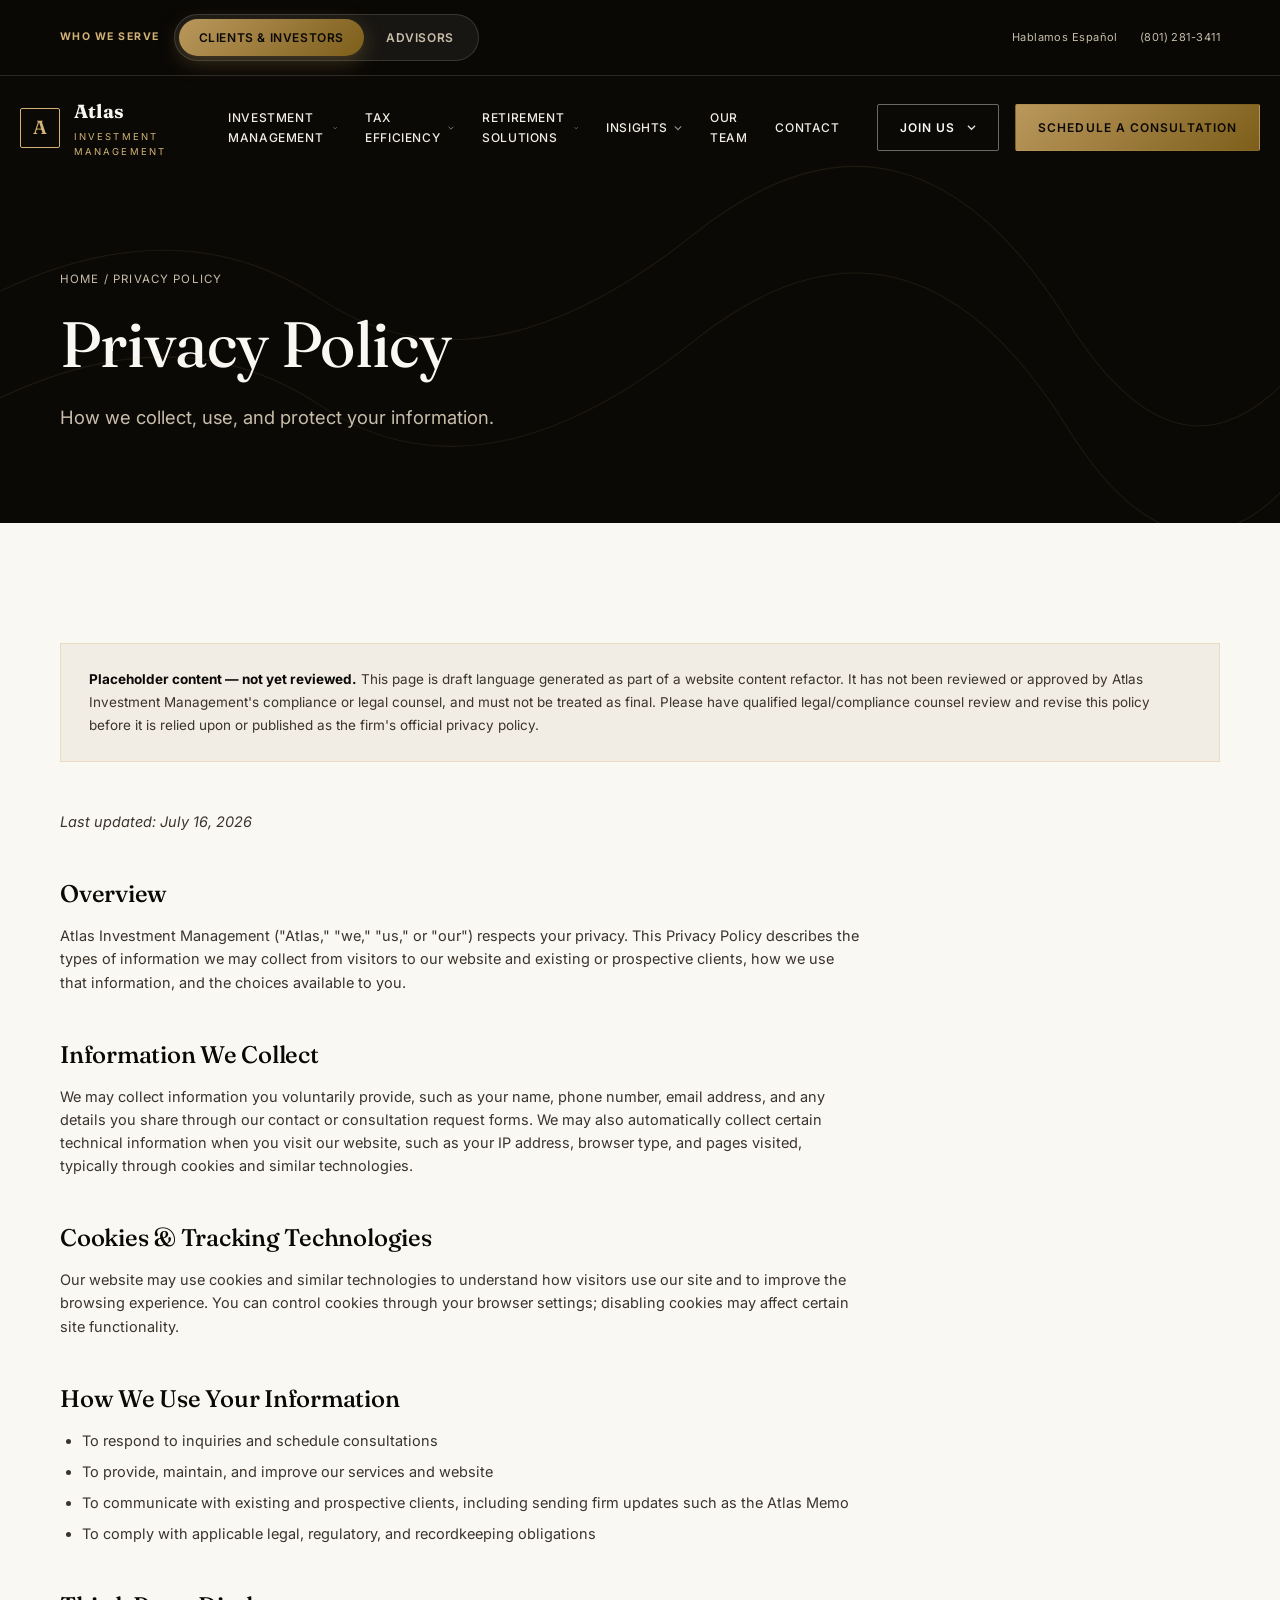
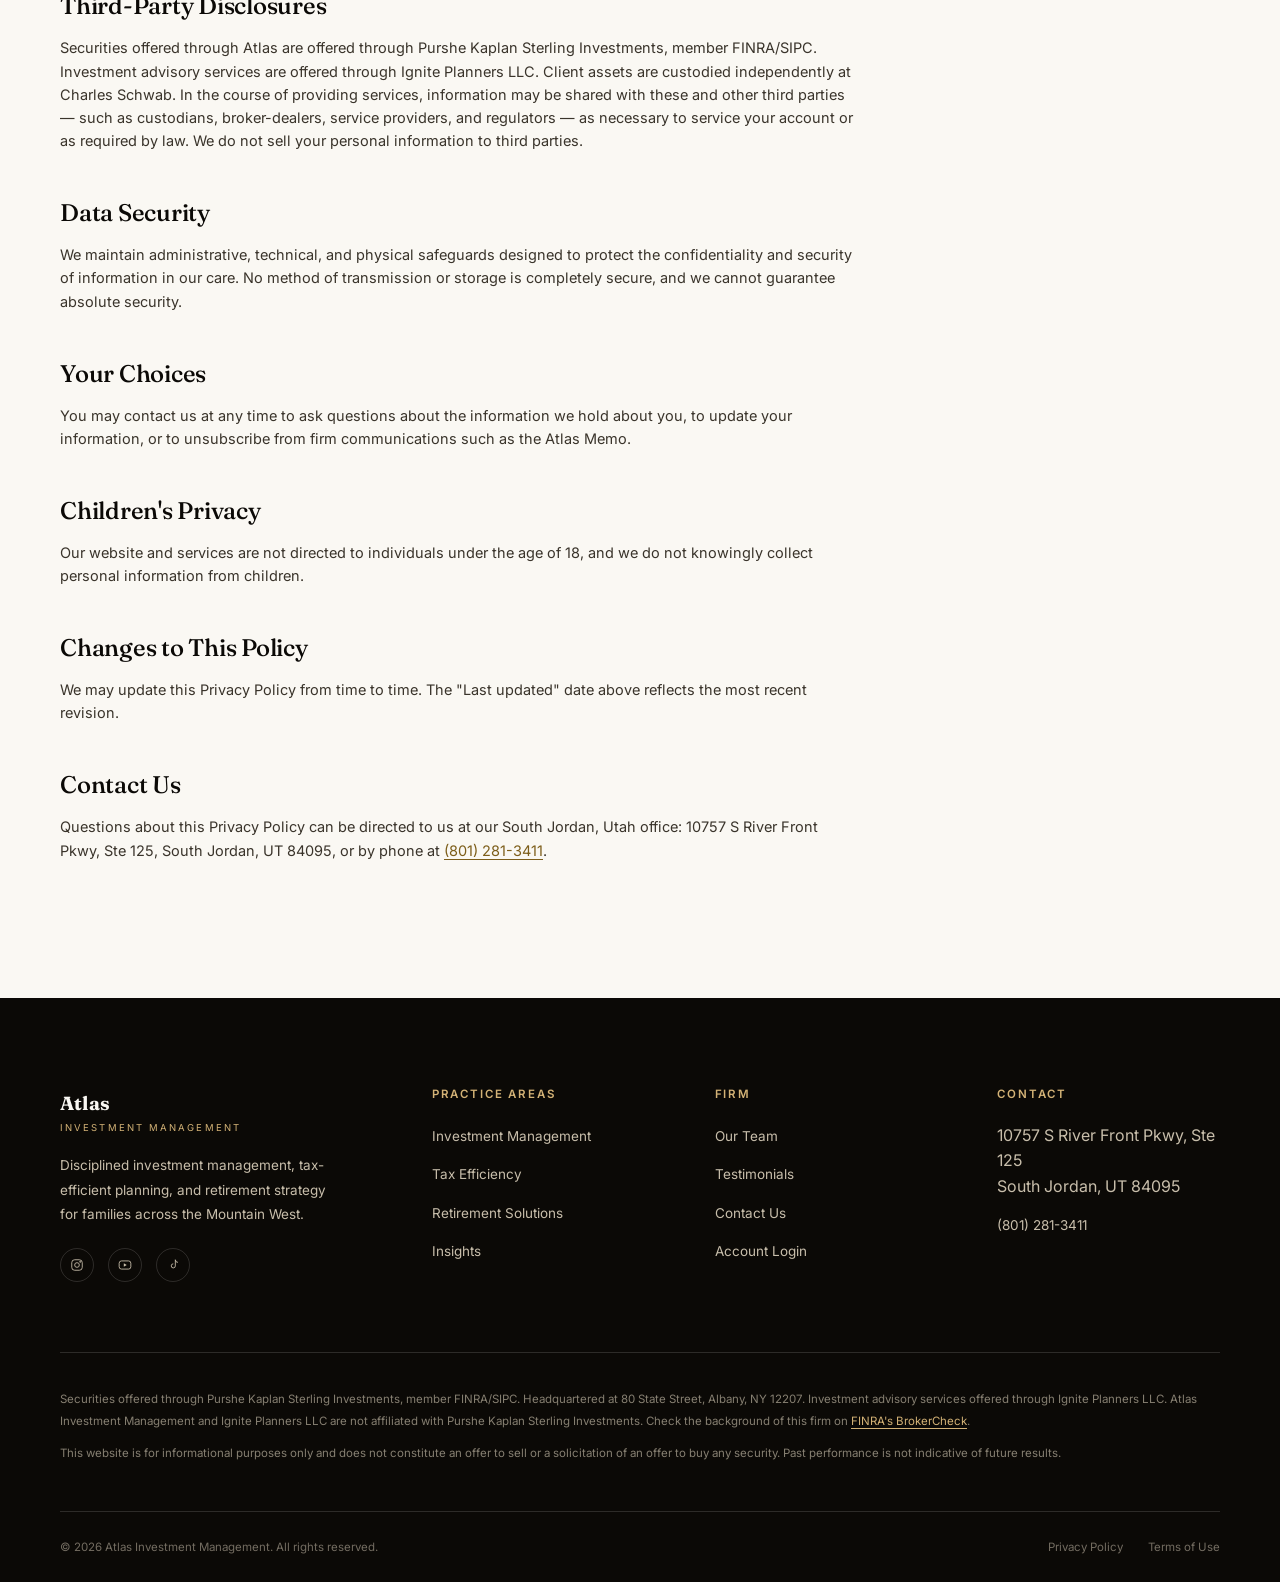
<file: privacy-policy.html>
<!DOCTYPE html>
<html lang="en">
<head>
<meta charset="UTF-8">
<meta name="viewport" content="width=device-width, initial-scale=1.0">
<title>Privacy Policy | Atlas Investment Management</title>
<meta name="description" content="How Atlas Investment Management collects, uses, and protects your information.">
<link rel="preconnect" href="https://fonts.googleapis.com">
<link rel="preconnect" href="https://fonts.gstatic.com" crossorigin>
<link href="https://fonts.googleapis.com/css2?family=Fraunces:opsz,wght@9..144,400..600&family=Inter:wght@400;500;600;700&display=swap" rel="stylesheet">
<link rel="stylesheet" href="assets/css/style.css">
</head>
<body>

<!-- ============ HEADER ============ -->
<header class="site-header">
  <div class="utility-bar">
    <div class="wrap utility-bar-inner">
      <div class="utility-audience">
        <span>Who We Serve</span>
        <div class="audience-toggle">
          <a href="index.html" class="aud-pill active">Clients &amp; Investors</a>
          <a href="advisors.html" class="aud-pill">Advisors</a>
        </div>
      </div>
      <div class="utility-right">
        <span>Hablamos Español</span>
        <a href="tel:8012813411">(801) 281-3411</a>
      </div>
    </div>
  </div>
  <div class="wrap main-row">
    <a href="index.html" class="brand">
      <span class="brand-mark">A</span>
      <span class="brand-text"><strong>Atlas</strong><span>Investment Management</span></span>
    </a>
    <nav class="main-nav">
      <ul>
        <li><a href="investment-management.html">Investment Management <svg class="chev" viewBox="0 0 10 6" fill="none"><path d="M1 1l4 4 4-4" stroke="currentColor" stroke-width="1.4"/></svg></a>
          <div class="mega">
            <a href="investment-management.html#planning">Planning Process<small>A disciplined, personalized roadmap</small></a>
            <a href="investment-management.html#platform">Investment Platform<small>Institutional-caliber portfolio construction</small></a>
            <a href="investment-management.html#cost">Know Your All-In Cost<small>Full transparency, no surprises</small></a>
          </div>
        </li>
        <li><a href="investment-management.html#tax">Tax Efficiency <svg class="chev" viewBox="0 0 10 6" fill="none"><path d="M1 1l4 4 4-4" stroke="currentColor" stroke-width="1.4"/></svg></a>
          <div class="mega">
            <a href="investment-management.html#tax">12% Bracket Strategy<small>Tax-smart withdrawal sequencing</small></a>
            <a href="investment-management.html#tax">Questions to Consider<small>Is your plan tax-efficient?</small></a>
          </div>
        </li>
        <li><a href="investment-management.html#retirement">Retirement Solutions <svg class="chev" viewBox="0 0 10 6" fill="none"><path d="M1 1l4 4 4-4" stroke="currentColor" stroke-width="1.4"/></svg></a>
          <div class="mega">
            <a href="investment-management.html#retirement">Client Servicing<small>Ongoing, proactive stewardship</small></a>
            <a href="investment-management.html#retirement">Culture of Care<small>Our commitment beyond the portfolio</small></a>
            <a href="investment-management.html#retirement">Who's in Your Corner?<small>A team built around you</small></a>
          </div>
        </li>
        <li><a href="insights.html">Insights <svg class="chev" viewBox="0 0 10 6" fill="none"><path d="M1 1l4 4 4-4" stroke="currentColor" stroke-width="1.4"/></svg></a>
          <div class="mega">
            <a href="insights.html#memo">The Atlas Memo<small>Market perspective, quarterly</small></a>
            <a href="insights.html#whitepapers">Whitepapers<small>In-depth research</small></a>
            <a href="insights.html#media">Media &amp; Press<small>Atlas in the news</small></a>
            <a href="insights.html#testimonials">Testimonials<small>Client stories</small></a>
          </div>
        </li>
        <li><a href="team.html">Our Team</a></li>
        <li><a href="contact.html">Contact</a></li>
      </ul>
      <a href="contact.html" class="btn btn-gold mobile-cta">Schedule a Consultation</a>
    </nav>
    <div class="header-cta">
      <div class="join-us">
        <a href="contact.html" class="btn btn-outline on-dark join-us-link">Join Us <svg class="chev" viewBox="0 0 10 6" fill="none"><path d="M1 1l4 4 4-4" stroke="currentColor" stroke-width="1.4"/></svg></a>
        <div class="mega">
          <a href="contact.html">As a Client<small>Schedule a free consultation</small></a>
          <a href="advisors.html">As an Advisor<small>Explore joining the team</small></a>
        </div>
      </div>
      <a href="contact.html" class="btn btn-gold">Schedule a Consultation</a>
      <button class="nav-toggle" aria-label="Menu">☰</button>
    </div>
  </div>
</header>

<!-- ============ PAGE HEADER ============ -->
<section class="page-header">
  <svg class="topo-bg" viewBox="0 0 1200 500" preserveAspectRatio="xMidYMid slice" xmlns="http://www.w3.org/2000/svg">
    <g fill="none" stroke="#D3B276" stroke-width="1">
      <path d="M-50 400 Q 150 280 300 380 T 650 320 T 1000 400 T 1300 300"/>
      <path d="M-50 300 Q 150 180 300 280 T 650 220 T 1000 300 T 1300 200"/>
    </g>
  </svg>
  <div class="wrap">
    <div class="breadcrumb"><a href="index.html">Home</a> / Privacy Policy</div>
    <h1>Privacy Policy</h1>
    <p class="lede">How we collect, use, and protect your information.</p>
  </div>
</section>

<!-- ============ LEGAL CONTENT ============ -->
<section class="section-pad">
  <div class="wrap">
    <div class="legal-notice reveal">
      <strong>Placeholder content — not yet reviewed.</strong> This page is draft language generated as part of a website content refactor. It has not been reviewed or approved by Atlas Investment Management's compliance or legal counsel, and must not be treated as final. Please have qualified legal/compliance counsel review and revise this policy before it is relied upon or published as the firm's official privacy policy.
    </div>
    <div class="legal-content reveal">
      <p><em>Last updated: July 16, 2026</em></p>

      <h2>Overview</h2>
      <p>Atlas Investment Management ("Atlas," "we," "us," or "our") respects your privacy. This Privacy Policy describes the types of information we may collect from visitors to our website and existing or prospective clients, how we use that information, and the choices available to you.</p>

      <h2>Information We Collect</h2>
      <p>We may collect information you voluntarily provide, such as your name, phone number, email address, and any details you share through our contact or consultation request forms. We may also automatically collect certain technical information when you visit our website, such as your IP address, browser type, and pages visited, typically through cookies and similar technologies.</p>

      <h2>Cookies &amp; Tracking Technologies</h2>
      <p>Our website may use cookies and similar technologies to understand how visitors use our site and to improve the browsing experience. You can control cookies through your browser settings; disabling cookies may affect certain site functionality.</p>

      <h2>How We Use Your Information</h2>
      <ul>
        <li>To respond to inquiries and schedule consultations</li>
        <li>To provide, maintain, and improve our services and website</li>
        <li>To communicate with existing and prospective clients, including sending firm updates such as the Atlas Memo</li>
        <li>To comply with applicable legal, regulatory, and recordkeeping obligations</li>
      </ul>

      <h2>Third-Party Disclosures</h2>
      <p>Securities offered through Atlas are offered through Purshe Kaplan Sterling Investments, member FINRA/SIPC. Investment advisory services are offered through Ignite Planners LLC. Client assets are custodied independently at Charles Schwab. In the course of providing services, information may be shared with these and other third parties — such as custodians, broker-dealers, service providers, and regulators — as necessary to service your account or as required by law. We do not sell your personal information to third parties.</p>

      <h2>Data Security</h2>
      <p>We maintain administrative, technical, and physical safeguards designed to protect the confidentiality and security of information in our care. No method of transmission or storage is completely secure, and we cannot guarantee absolute security.</p>

      <h2>Your Choices</h2>
      <p>You may contact us at any time to ask questions about the information we hold about you, to update your information, or to unsubscribe from firm communications such as the Atlas Memo.</p>

      <h2>Children's Privacy</h2>
      <p>Our website and services are not directed to individuals under the age of 18, and we do not knowingly collect personal information from children.</p>

      <h2>Changes to This Policy</h2>
      <p>We may update this Privacy Policy from time to time. The "Last updated" date above reflects the most recent revision.</p>

      <h2>Contact Us</h2>
      <p>Questions about this Privacy Policy can be directed to us at our South Jordan, Utah office: 10757 S River Front Pkwy, Ste 125, South Jordan, UT 84095, or by phone at <a href="tel:8012813411">(801) 281-3411</a>.</p>
    </div>
  </div>
</section>

<!-- ============ FOOTER ============ -->
<footer class="site-footer">
  <div class="wrap">
    <div class="footer-top">
      <div class="footer-brand">
        <span class="brand-text"><strong>Atlas</strong><span style="color:var(--gold-bright);">Investment Management</span></span>
        <p>Disciplined investment management, tax-efficient planning, and retirement strategy for families across the Mountain West.</p>
        <div class="footer-social">
          <a href="#" data-link="social-instagram" aria-label="Instagram"><svg viewBox="0 0 24 24" fill="none" stroke="currentColor" stroke-width="1.5"><rect x="3" y="3" width="18" height="18" rx="5"/><circle cx="12" cy="12" r="4"/><circle cx="17.5" cy="6.5" r="1"/></svg></a>
          <a href="#" data-link="social-youtube" aria-label="YouTube"><svg viewBox="0 0 24 24" fill="none" stroke="currentColor" stroke-width="1.5"><rect x="2" y="5" width="20" height="14" rx="4"/><path d="M10 9l5 3-5 3V9z" fill="currentColor" stroke="none"/></svg></a>
          <a href="#" data-link="social-tiktok" aria-label="TikTok"><svg viewBox="0 0 24 24" fill="none" stroke="currentColor" stroke-width="1.5"><path d="M16 3v10.5a3.5 3.5 0 1 1-3.5-3.5M16 3a4.5 4.5 0 0 0 4.5 4.5"/></svg></a>
        </div>
      </div>
      <div class="footer-col">
        <h4>Practice Areas</h4>
        <ul>
          <li><a href="investment-management.html">Investment Management</a></li>
          <li><a href="investment-management.html#tax">Tax Efficiency</a></li>
          <li><a href="investment-management.html#retirement">Retirement Solutions</a></li>
          <li><a href="insights.html">Insights</a></li>
        </ul>
      </div>
      <div class="footer-col">
        <h4>Firm</h4>
        <ul>
          <li><a href="team.html">Our Team</a></li>
          <li><a href="insights.html#testimonials">Testimonials</a></li>
          <li><a href="contact.html">Contact Us</a></li>
          <li><a href="#" data-link="account-login">Account Login</a></li>
        </ul>
      </div>
      <div class="footer-col">
        <h4>Contact</h4>
        <ul>
          <li>10757 S River Front Pkwy, Ste 125<br>South Jordan, UT 84095</li>
          <li><a href="tel:8012813411">(801) 281-3411</a></li>
        </ul>
      </div>
    </div>
    <div class="footer-disclosure" id="footer-disclosure">
      <p>Securities offered through Purshe Kaplan Sterling Investments, member FINRA/SIPC. Headquartered at 80 State Street, Albany, NY 12207. Investment advisory services offered through Ignite Planners LLC. Atlas Investment Management and Ignite Planners LLC are not affiliated with Purshe Kaplan Sterling Investments. Check the background of this firm on <a href="https://brokercheck.finra.org" target="_blank" rel="noopener">FINRA's BrokerCheck</a>.</p>
      <p>This website is for informational purposes only and does not constitute an offer to sell or a solicitation of an offer to buy any security. Past performance is not indicative of future results.</p>
    </div>
    <div class="footer-bottom">
      <span>© 2026 Atlas Investment Management. All rights reserved.</span>
      <div>
        <a href="#" data-link="privacy-policy">Privacy Policy</a>
        <a href="#" data-link="terms-of-use">Terms of Use</a>
      </div>
    </div>
  </div>
</footer>

<script src="assets/js/main.js"></script>
<script src="assets/js/content.js"></script>
</body>
</html>
</file>
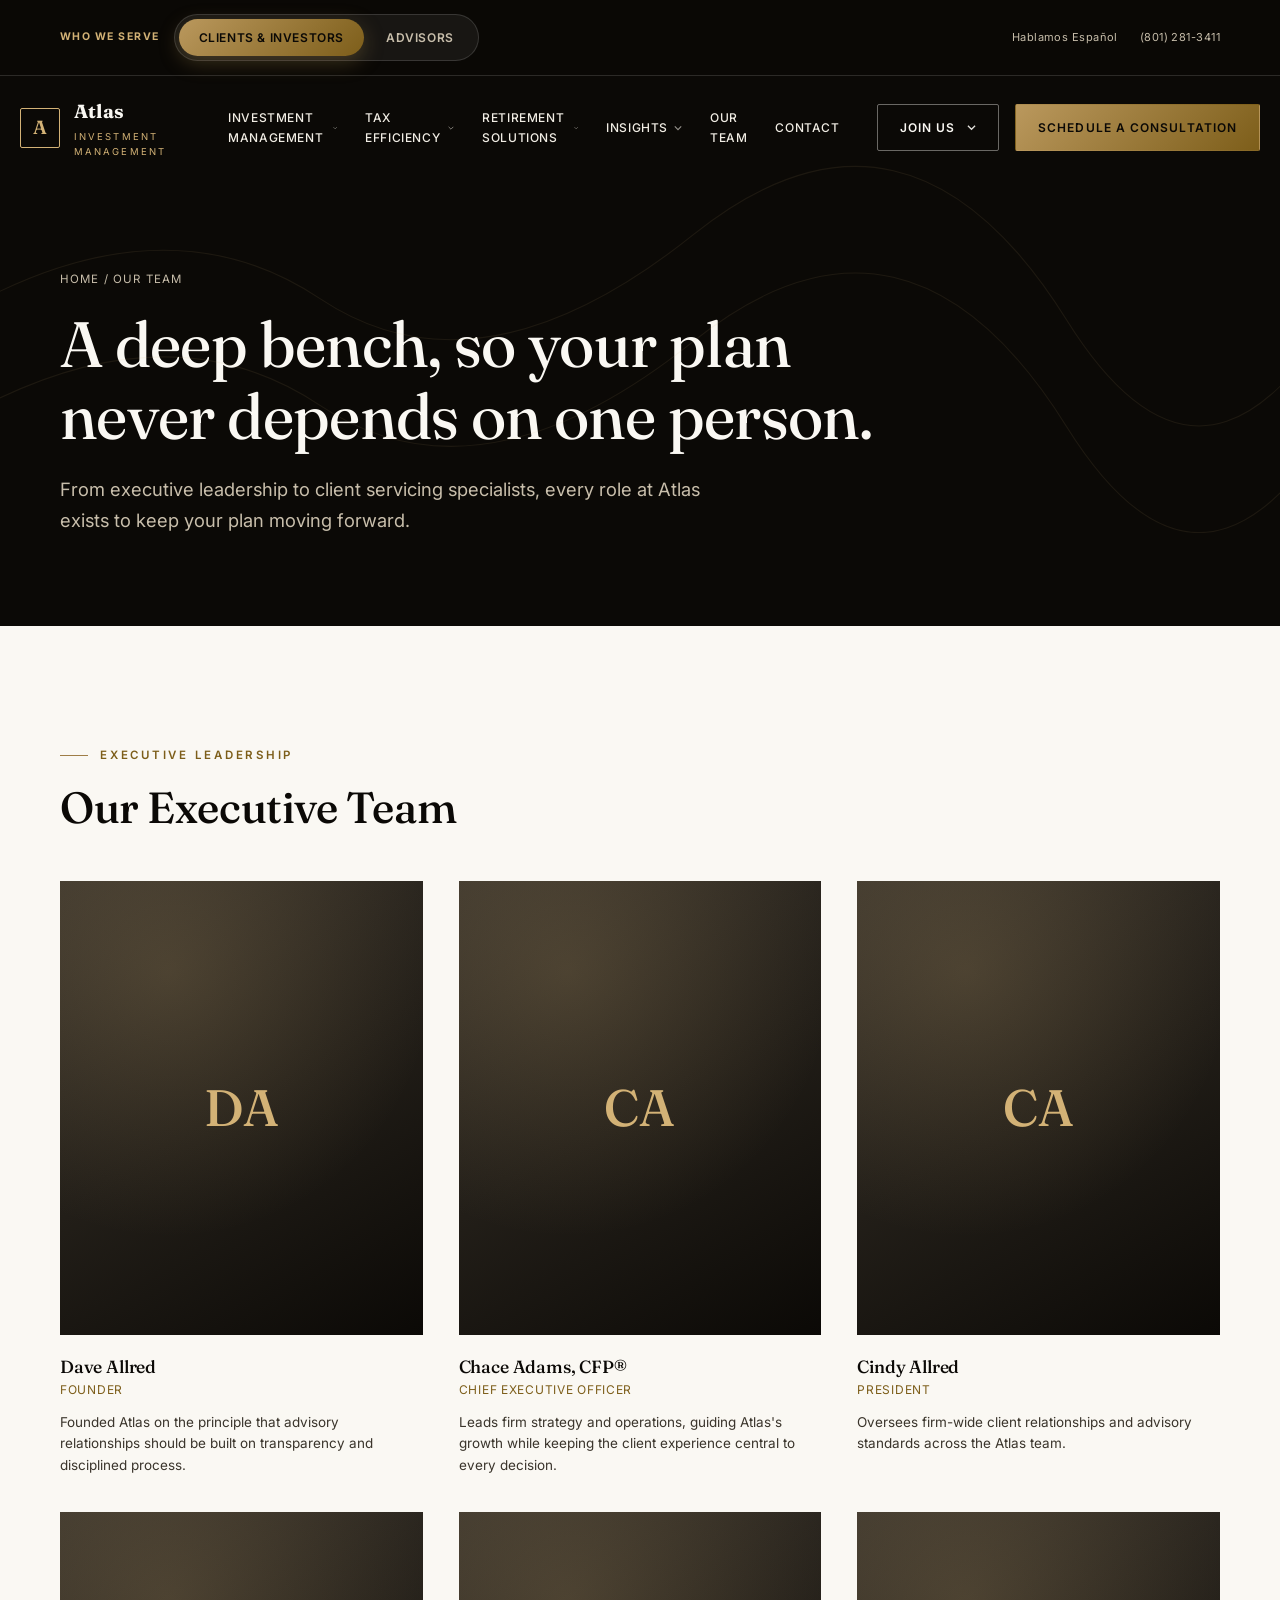
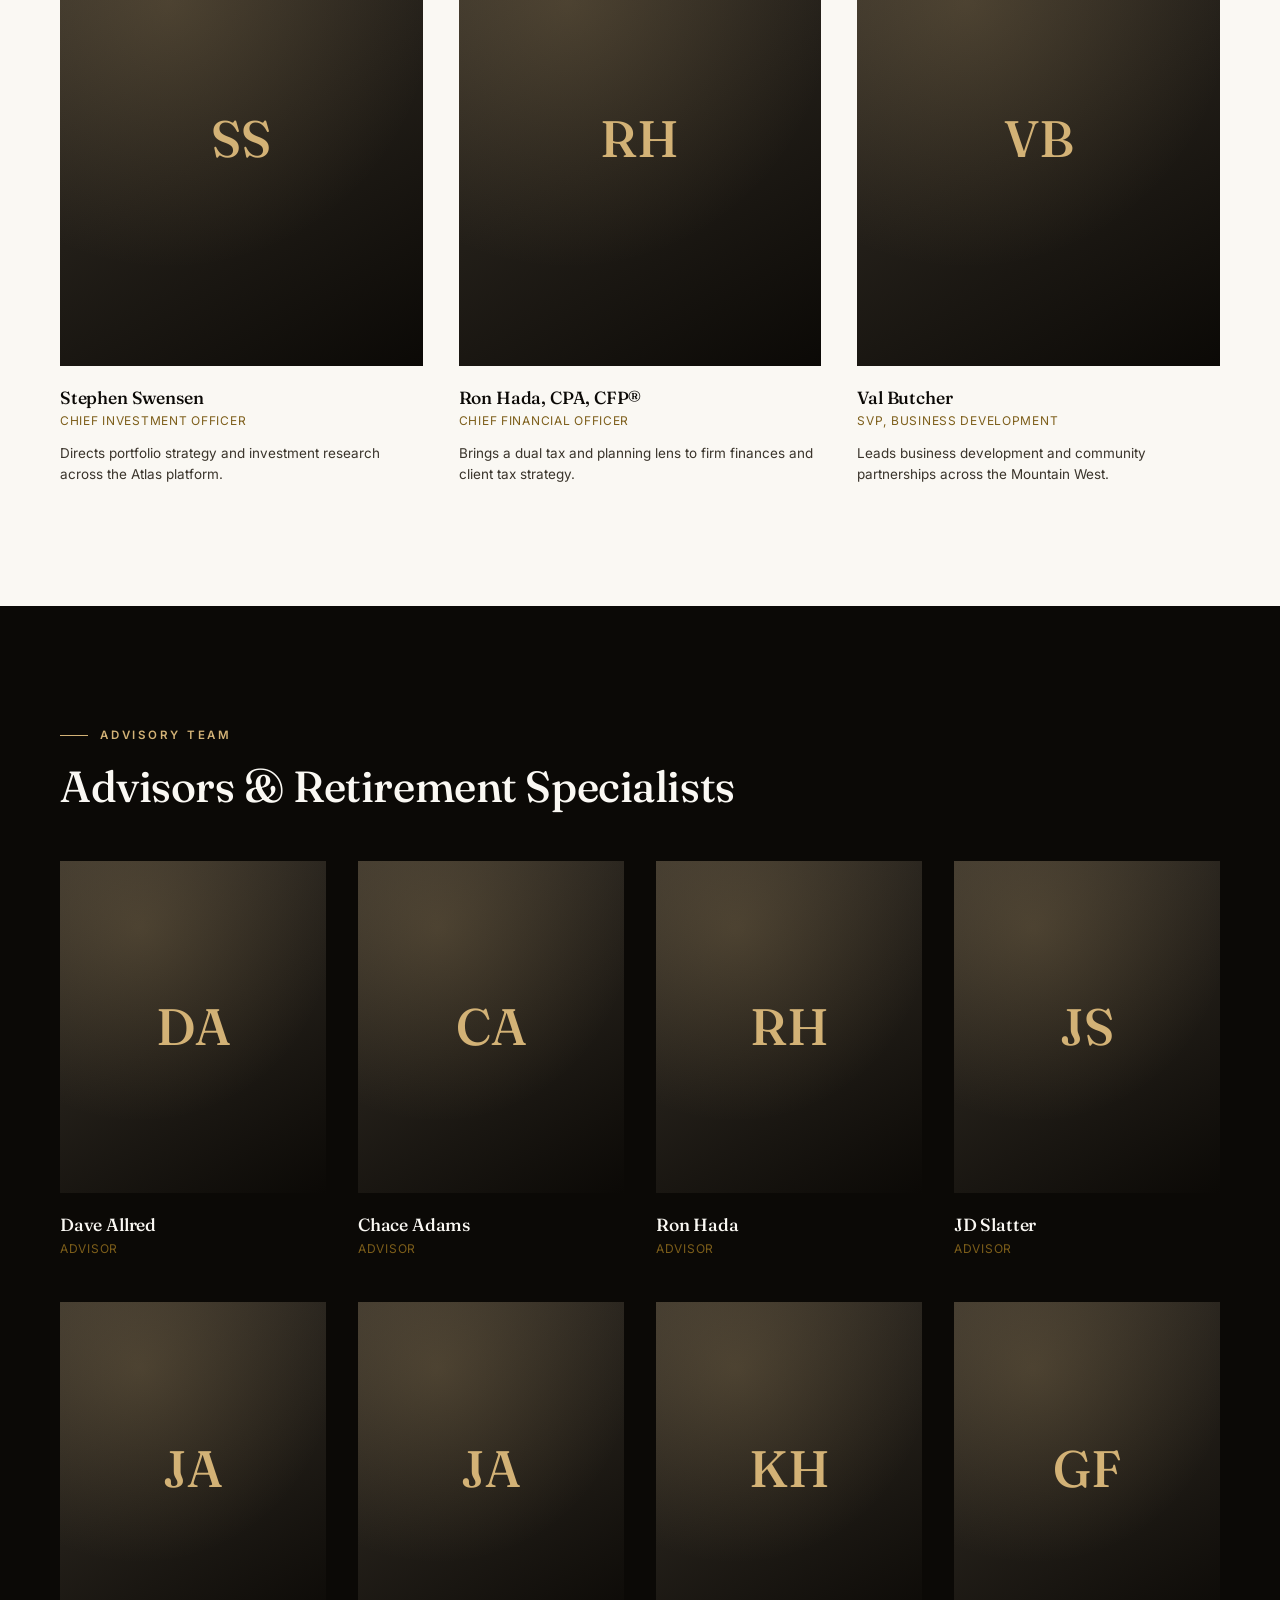
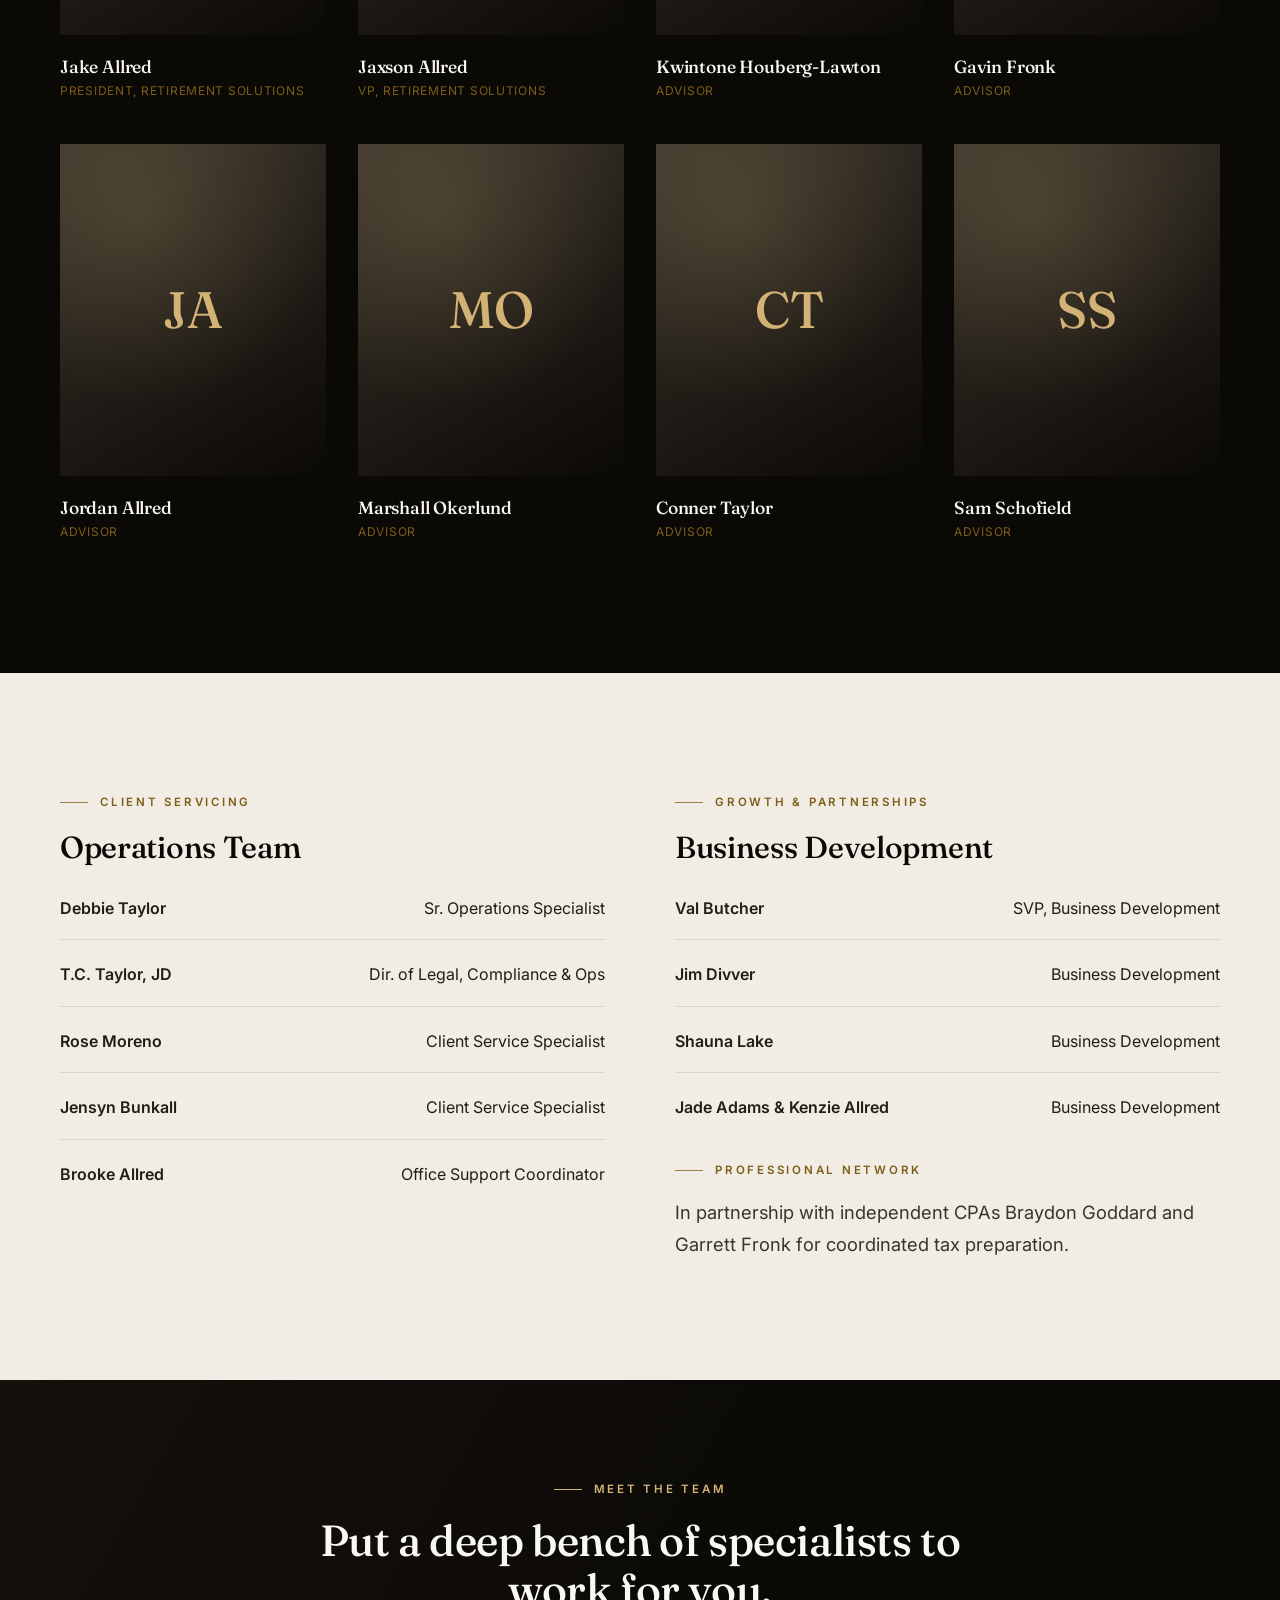
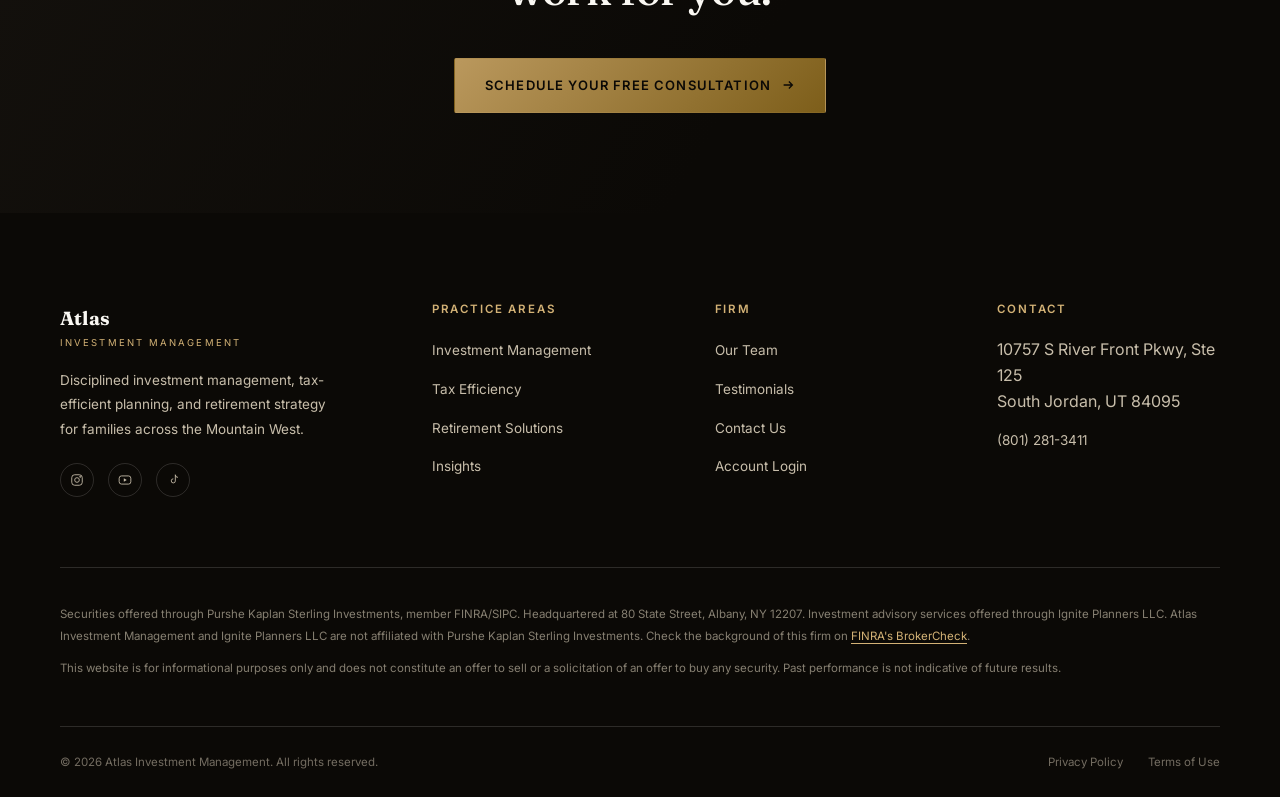
<file: team.html>
<!DOCTYPE html>
<html lang="en">
<head>
<meta charset="UTF-8">
<meta name="viewport" content="width=device-width, initial-scale=1.0">
<title>Our Team | Atlas Investment Management</title>
<meta name="description" content="Meet the executive team, advisors, and specialists at Atlas Investment Management.">
<link rel="preconnect" href="https://fonts.googleapis.com">
<link rel="preconnect" href="https://fonts.gstatic.com" crossorigin>
<link href="https://fonts.googleapis.com/css2?family=Fraunces:opsz,wght@9..144,400..600&family=Inter:wght@400;500;600;700&display=swap" rel="stylesheet">
<link rel="stylesheet" href="assets/css/style.css">
</head>
<body>

<!-- ============ HEADER ============ -->
<header class="site-header">
  <div class="utility-bar">
    <div class="wrap utility-bar-inner">
      <div class="utility-audience">
        <span>Who We Serve</span>
        <div class="audience-toggle">
          <a href="index.html" class="aud-pill active">Clients &amp; Investors</a>
          <a href="advisors.html" class="aud-pill">Advisors</a>
        </div>
      </div>
      <div class="utility-right">
        <span>Hablamos Español</span>
        <a href="tel:8012813411">(801) 281-3411</a>
      </div>
    </div>
  </div>
  <div class="wrap main-row">
    <a href="index.html" class="brand">
      <span class="brand-mark">A</span>
      <span class="brand-text"><strong>Atlas</strong><span>Investment Management</span></span>
    </a>
    <nav class="main-nav">
      <ul>
        <li><a href="investment-management.html">Investment Management <svg class="chev" viewBox="0 0 10 6" fill="none"><path d="M1 1l4 4 4-4" stroke="currentColor" stroke-width="1.4"/></svg></a>
          <div class="mega">
            <a href="investment-management.html#planning">Planning Process<small>A disciplined, personalized roadmap</small></a>
            <a href="investment-management.html#platform">Investment Platform<small>Institutional-caliber portfolio construction</small></a>
            <a href="investment-management.html#cost">Know Your All-In Cost<small>Full transparency, no surprises</small></a>
          </div>
        </li>
        <li><a href="investment-management.html#tax">Tax Efficiency <svg class="chev" viewBox="0 0 10 6" fill="none"><path d="M1 1l4 4 4-4" stroke="currentColor" stroke-width="1.4"/></svg></a>
          <div class="mega">
            <a href="investment-management.html#tax">12% Bracket Strategy<small>Tax-smart withdrawal sequencing</small></a>
            <a href="investment-management.html#tax">Questions to Consider<small>Is your plan tax-efficient?</small></a>
          </div>
        </li>
        <li><a href="investment-management.html#retirement">Retirement Solutions <svg class="chev" viewBox="0 0 10 6" fill="none"><path d="M1 1l4 4 4-4" stroke="currentColor" stroke-width="1.4"/></svg></a>
          <div class="mega">
            <a href="investment-management.html#retirement">Client Servicing<small>Ongoing, proactive stewardship</small></a>
            <a href="investment-management.html#retirement">Culture of Care<small>Our commitment beyond the portfolio</small></a>
            <a href="investment-management.html#retirement">Who's in Your Corner?<small>A team built around you</small></a>
          </div>
        </li>
        <li><a href="insights.html">Insights <svg class="chev" viewBox="0 0 10 6" fill="none"><path d="M1 1l4 4 4-4" stroke="currentColor" stroke-width="1.4"/></svg></a>
          <div class="mega">
            <a href="insights.html#memo">The Atlas Memo<small>Market perspective, quarterly</small></a>
            <a href="insights.html#whitepapers">Whitepapers<small>In-depth research</small></a>
            <a href="insights.html#media">Media &amp; Press<small>Atlas in the news</small></a>
            <a href="insights.html#testimonials">Testimonials<small>Client stories</small></a>
          </div>
        </li>
        <li><a href="team.html">Our Team</a></li>
        <li><a href="contact.html">Contact</a></li>
      </ul>
      <a href="contact.html" class="btn btn-gold mobile-cta">Schedule a Consultation</a>
    </nav>
    <div class="header-cta">
      <div class="join-us">
        <a href="contact.html" class="btn btn-outline on-dark join-us-link">Join Us <svg class="chev" viewBox="0 0 10 6" fill="none"><path d="M1 1l4 4 4-4" stroke="currentColor" stroke-width="1.4"/></svg></a>
        <div class="mega">
          <a href="contact.html">As a Client<small>Schedule a free consultation</small></a>
          <a href="advisors.html">As an Advisor<small>Explore joining the team</small></a>
        </div>
      </div>
      <a href="contact.html" class="btn btn-gold">Schedule a Consultation</a>
      <button class="nav-toggle" aria-label="Menu">☰</button>
    </div>
  </div>
</header>

<!-- ============ PAGE HEADER ============ -->
<section class="page-header">
  <svg class="topo-bg" viewBox="0 0 1200 500" preserveAspectRatio="xMidYMid slice" xmlns="http://www.w3.org/2000/svg">
    <g fill="none" stroke="#D3B276" stroke-width="1">
      <path d="M-50 400 Q 150 280 300 380 T 650 320 T 1000 400 T 1300 300"/>
      <path d="M-50 300 Q 150 180 300 280 T 650 220 T 1000 300 T 1300 200"/>
    </g>
  </svg>
  <div class="wrap">
    <div class="breadcrumb"><a href="index.html">Home</a> / Our Team</div>
    <h1>A deep bench, so your plan never depends on one person.</h1>
    <p class="lede">From executive leadership to client servicing specialists, every role at Atlas exists to keep your plan moving forward.</p>
  </div>
</section>

<!-- ============ EXECUTIVE TEAM ============ -->
<section class="section-pad">
  <div class="wrap">
    <div class="reveal" style="margin-bottom:50px;">
      <div class="eyebrow">Executive Leadership</div>
      <h2>Our Executive Team</h2>
    </div>
    <div class="grid-3" id="executive-team-grid"></div>
  </div>
</section>

<!-- ============ ADVISORS ============ -->
<section class="section-pad dark">
  <div class="wrap">
    <div class="reveal" style="margin-bottom:50px;">
      <div class="eyebrow on-dark">Advisory Team</div>
      <h2>Advisors &amp; Retirement Specialists</h2>
    </div>
    <div class="grid-4" id="advisor-team-grid"></div>
  </div>
</section>

<!-- ============ OPERATIONS & BUSINESS DEV ============ -->
<section class="section-pad cream-bg">
  <div class="wrap">
    <div class="grid-2" style="align-items:flex-start; gap:70px;">
      <div class="reveal">
        <div class="eyebrow">Client Servicing</div>
        <h2 style="font-size:1.9rem; margin-bottom:32px;">Operations Team</h2>
        <div style="display:flex; flex-direction:column; gap:22px;" id="operations-team-list"></div>
      </div>
      <div class="reveal reveal-delay-1">
        <div class="eyebrow">Growth &amp; Partnerships</div>
        <h2 style="font-size:1.9rem; margin-bottom:32px;">Business Development</h2>
        <div style="display:flex; flex-direction:column; gap:22px;" id="bizdev-team-list"></div>
        <div style="margin-top:40px;">
          <div class="eyebrow">Professional Network</div>
          <p class="lede">In partnership with independent CPAs Braydon Goddard and Garrett Fronk for coordinated tax preparation.</p>
        </div>
      </div>
    </div>
  </div>
</section>

<!-- ============ CTA ============ -->
<section class="cta-band">
  <div class="wrap reveal">
    <div class="eyebrow on-dark" style="justify-content:center;">Meet the Team</div>
    <h2>Put a deep bench of specialists to work for you.</h2>
    <div class="hero-actions">
      <a href="contact.html" class="btn btn-gold">Schedule Your Free Consultation
        <svg viewBox="0 0 16 16" fill="none"><path d="M3 8h10M9 4l4 4-4 4" stroke="currentColor" stroke-width="1.5"/></svg>
      </a>
    </div>
  </div>
</section>

<!-- ============ FOOTER ============ -->
<footer class="site-footer">
  <div class="wrap">
    <div class="footer-top">
      <div class="footer-brand">
        <span class="brand-text"><strong>Atlas</strong><span style="color:var(--gold-bright);">Investment Management</span></span>
        <p>Disciplined investment management, tax-efficient planning, and retirement strategy for families across the Mountain West.</p>
        <div class="footer-social">
          <a href="#" data-link="social-instagram" aria-label="Instagram"><svg viewBox="0 0 24 24" fill="none" stroke="currentColor" stroke-width="1.5"><rect x="3" y="3" width="18" height="18" rx="5"/><circle cx="12" cy="12" r="4"/><circle cx="17.5" cy="6.5" r="1"/></svg></a>
          <a href="#" data-link="social-youtube" aria-label="YouTube"><svg viewBox="0 0 24 24" fill="none" stroke="currentColor" stroke-width="1.5"><rect x="2" y="5" width="20" height="14" rx="4"/><path d="M10 9l5 3-5 3V9z" fill="currentColor" stroke="none"/></svg></a>
          <a href="#" data-link="social-tiktok" aria-label="TikTok"><svg viewBox="0 0 24 24" fill="none" stroke="currentColor" stroke-width="1.5"><path d="M16 3v10.5a3.5 3.5 0 1 1-3.5-3.5M16 3a4.5 4.5 0 0 0 4.5 4.5"/></svg></a>
        </div>
      </div>
      <div class="footer-col">
        <h4>Practice Areas</h4>
        <ul>
          <li><a href="investment-management.html">Investment Management</a></li>
          <li><a href="investment-management.html#tax">Tax Efficiency</a></li>
          <li><a href="investment-management.html#retirement">Retirement Solutions</a></li>
          <li><a href="insights.html">Insights</a></li>
        </ul>
      </div>
      <div class="footer-col">
        <h4>Firm</h4>
        <ul>
          <li><a href="team.html">Our Team</a></li>
          <li><a href="insights.html#testimonials">Testimonials</a></li>
          <li><a href="contact.html">Contact Us</a></li>
          <li><a href="#" data-link="account-login">Account Login</a></li>
        </ul>
      </div>
      <div class="footer-col">
        <h4>Contact</h4>
        <ul>
          <li>10757 S River Front Pkwy, Ste 125<br>South Jordan, UT 84095</li>
          <li><a href="tel:8012813411">(801) 281-3411</a></li>
        </ul>
      </div>
    </div>
    <div class="footer-disclosure" id="footer-disclosure">
      <p>Securities offered through Purshe Kaplan Sterling Investments, member FINRA/SIPC. Headquartered at 80 State Street, Albany, NY 12207. Investment advisory services offered through Ignite Planners LLC. Atlas Investment Management and Ignite Planners LLC are not affiliated with Purshe Kaplan Sterling Investments. Check the background of this firm on <a href="https://brokercheck.finra.org" target="_blank" rel="noopener">FINRA's BrokerCheck</a>.</p>
      <p>This website is for informational purposes only and does not constitute an offer to sell or a solicitation of an offer to buy any security. Past performance is not indicative of future results.</p>
    </div>
    <div class="footer-bottom">
      <span>© 2026 Atlas Investment Management. All rights reserved.</span>
      <div>
        <a href="#" data-link="privacy-policy">Privacy Policy</a>
        <a href="#" data-link="terms-of-use">Terms of Use</a>
      </div>
    </div>
  </div>
</footer>

<script src="assets/js/main.js"></script>
<script src="assets/js/content.js"></script>
</body>
</html>
</file>
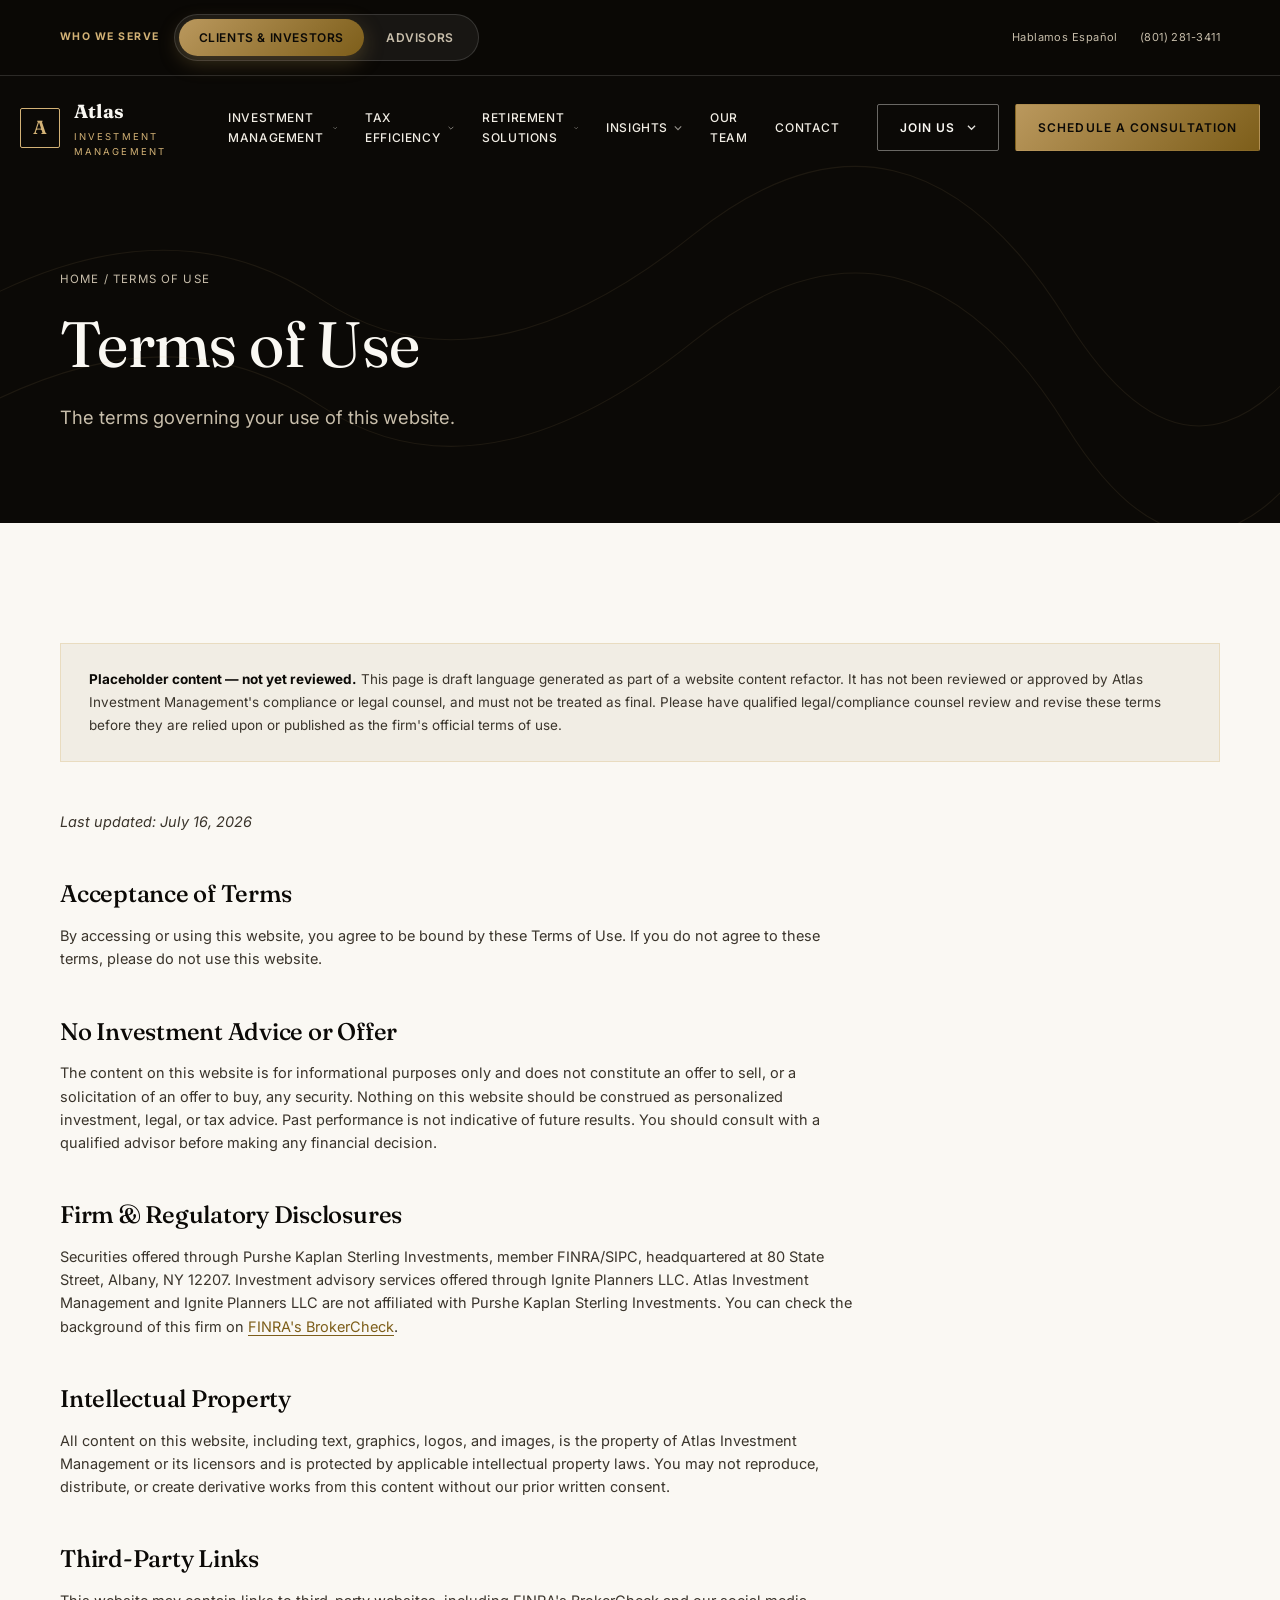
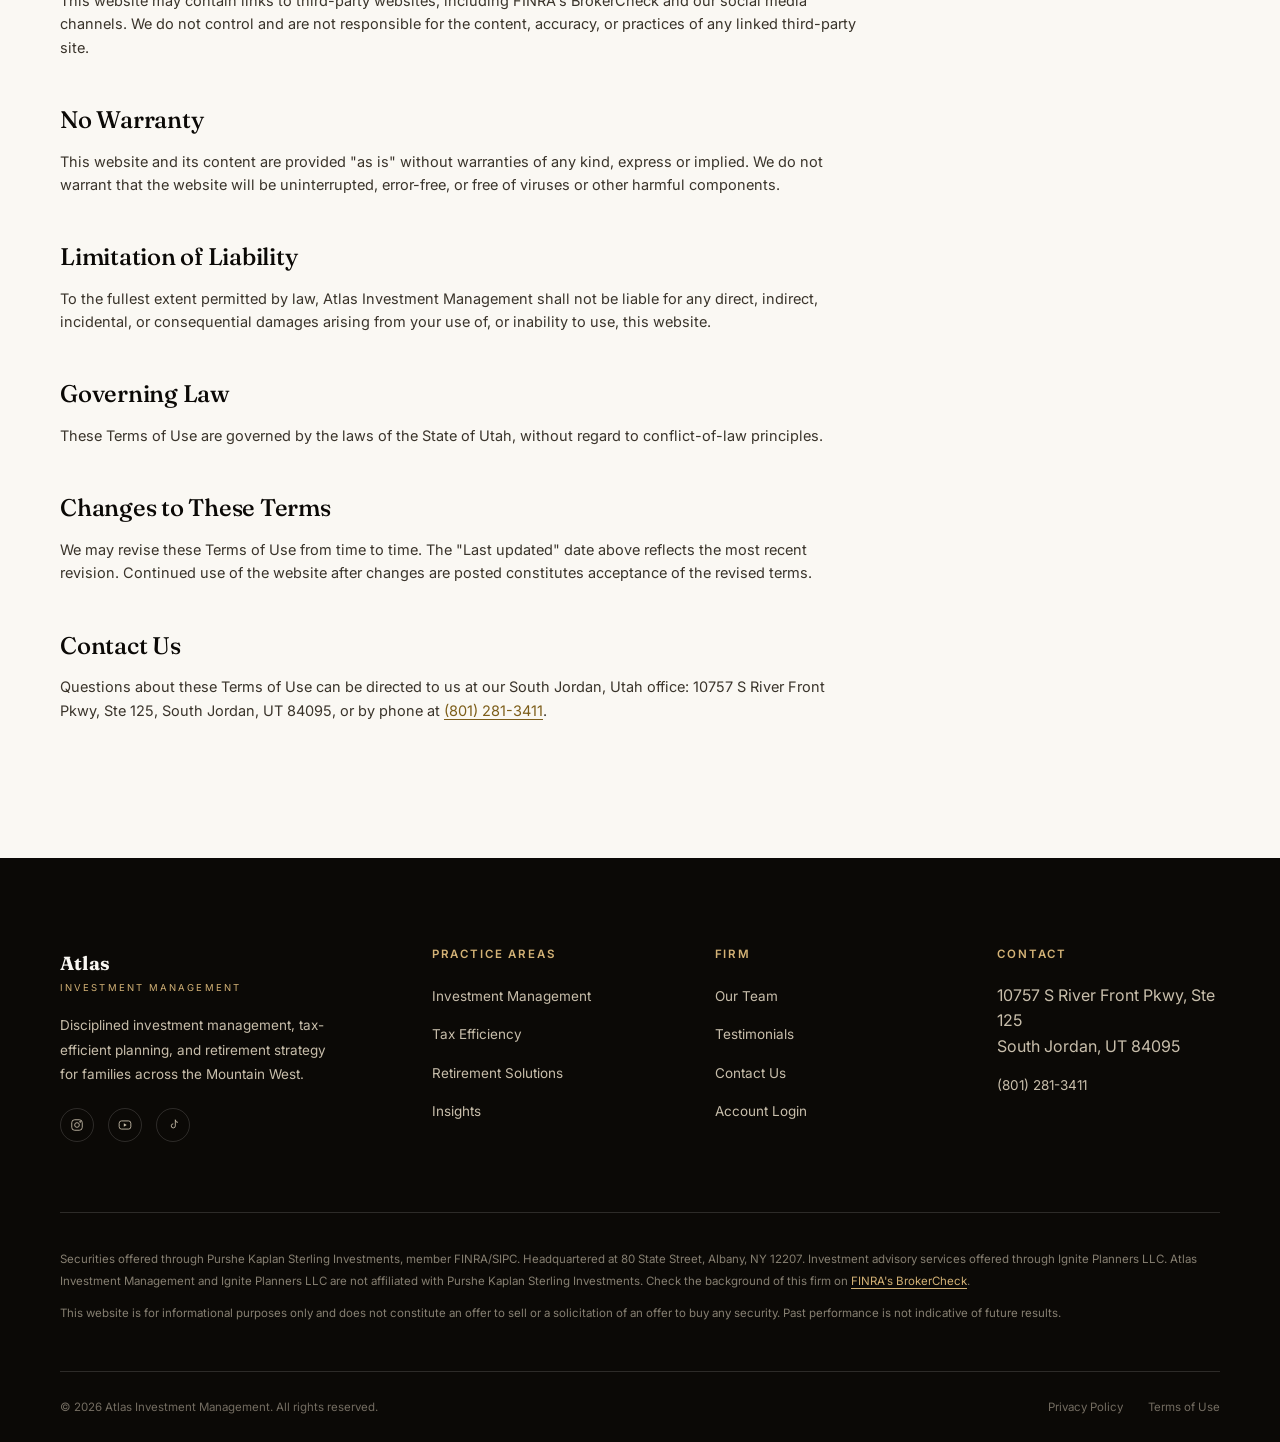
<file: terms-of-use.html>
<!DOCTYPE html>
<html lang="en">
<head>
<meta charset="UTF-8">
<meta name="viewport" content="width=device-width, initial-scale=1.0">
<title>Terms of Use | Atlas Investment Management</title>
<meta name="description" content="Terms governing your use of the Atlas Investment Management website.">
<link rel="preconnect" href="https://fonts.googleapis.com">
<link rel="preconnect" href="https://fonts.gstatic.com" crossorigin>
<link href="https://fonts.googleapis.com/css2?family=Fraunces:opsz,wght@9..144,400..600&family=Inter:wght@400;500;600;700&display=swap" rel="stylesheet">
<link rel="stylesheet" href="assets/css/style.css">
</head>
<body>

<!-- ============ HEADER ============ -->
<header class="site-header">
  <div class="utility-bar">
    <div class="wrap utility-bar-inner">
      <div class="utility-audience">
        <span>Who We Serve</span>
        <div class="audience-toggle">
          <a href="index.html" class="aud-pill active">Clients &amp; Investors</a>
          <a href="advisors.html" class="aud-pill">Advisors</a>
        </div>
      </div>
      <div class="utility-right">
        <span>Hablamos Español</span>
        <a href="tel:8012813411">(801) 281-3411</a>
      </div>
    </div>
  </div>
  <div class="wrap main-row">
    <a href="index.html" class="brand">
      <span class="brand-mark">A</span>
      <span class="brand-text"><strong>Atlas</strong><span>Investment Management</span></span>
    </a>
    <nav class="main-nav">
      <ul>
        <li><a href="investment-management.html">Investment Management <svg class="chev" viewBox="0 0 10 6" fill="none"><path d="M1 1l4 4 4-4" stroke="currentColor" stroke-width="1.4"/></svg></a>
          <div class="mega">
            <a href="investment-management.html#planning">Planning Process<small>A disciplined, personalized roadmap</small></a>
            <a href="investment-management.html#platform">Investment Platform<small>Institutional-caliber portfolio construction</small></a>
            <a href="investment-management.html#cost">Know Your All-In Cost<small>Full transparency, no surprises</small></a>
          </div>
        </li>
        <li><a href="investment-management.html#tax">Tax Efficiency <svg class="chev" viewBox="0 0 10 6" fill="none"><path d="M1 1l4 4 4-4" stroke="currentColor" stroke-width="1.4"/></svg></a>
          <div class="mega">
            <a href="investment-management.html#tax">12% Bracket Strategy<small>Tax-smart withdrawal sequencing</small></a>
            <a href="investment-management.html#tax">Questions to Consider<small>Is your plan tax-efficient?</small></a>
          </div>
        </li>
        <li><a href="investment-management.html#retirement">Retirement Solutions <svg class="chev" viewBox="0 0 10 6" fill="none"><path d="M1 1l4 4 4-4" stroke="currentColor" stroke-width="1.4"/></svg></a>
          <div class="mega">
            <a href="investment-management.html#retirement">Client Servicing<small>Ongoing, proactive stewardship</small></a>
            <a href="investment-management.html#retirement">Culture of Care<small>Our commitment beyond the portfolio</small></a>
            <a href="investment-management.html#retirement">Who's in Your Corner?<small>A team built around you</small></a>
          </div>
        </li>
        <li><a href="insights.html">Insights <svg class="chev" viewBox="0 0 10 6" fill="none"><path d="M1 1l4 4 4-4" stroke="currentColor" stroke-width="1.4"/></svg></a>
          <div class="mega">
            <a href="insights.html#memo">The Atlas Memo<small>Market perspective, quarterly</small></a>
            <a href="insights.html#whitepapers">Whitepapers<small>In-depth research</small></a>
            <a href="insights.html#media">Media &amp; Press<small>Atlas in the news</small></a>
            <a href="insights.html#testimonials">Testimonials<small>Client stories</small></a>
          </div>
        </li>
        <li><a href="team.html">Our Team</a></li>
        <li><a href="contact.html">Contact</a></li>
      </ul>
      <a href="contact.html" class="btn btn-gold mobile-cta">Schedule a Consultation</a>
    </nav>
    <div class="header-cta">
      <div class="join-us">
        <a href="contact.html" class="btn btn-outline on-dark join-us-link">Join Us <svg class="chev" viewBox="0 0 10 6" fill="none"><path d="M1 1l4 4 4-4" stroke="currentColor" stroke-width="1.4"/></svg></a>
        <div class="mega">
          <a href="contact.html">As a Client<small>Schedule a free consultation</small></a>
          <a href="advisors.html">As an Advisor<small>Explore joining the team</small></a>
        </div>
      </div>
      <a href="contact.html" class="btn btn-gold">Schedule a Consultation</a>
      <button class="nav-toggle" aria-label="Menu">☰</button>
    </div>
  </div>
</header>

<!-- ============ PAGE HEADER ============ -->
<section class="page-header">
  <svg class="topo-bg" viewBox="0 0 1200 500" preserveAspectRatio="xMidYMid slice" xmlns="http://www.w3.org/2000/svg">
    <g fill="none" stroke="#D3B276" stroke-width="1">
      <path d="M-50 400 Q 150 280 300 380 T 650 320 T 1000 400 T 1300 300"/>
      <path d="M-50 300 Q 150 180 300 280 T 650 220 T 1000 300 T 1300 200"/>
    </g>
  </svg>
  <div class="wrap">
    <div class="breadcrumb"><a href="index.html">Home</a> / Terms of Use</div>
    <h1>Terms of Use</h1>
    <p class="lede">The terms governing your use of this website.</p>
  </div>
</section>

<!-- ============ LEGAL CONTENT ============ -->
<section class="section-pad">
  <div class="wrap">
    <div class="legal-notice reveal">
      <strong>Placeholder content — not yet reviewed.</strong> This page is draft language generated as part of a website content refactor. It has not been reviewed or approved by Atlas Investment Management's compliance or legal counsel, and must not be treated as final. Please have qualified legal/compliance counsel review and revise these terms before they are relied upon or published as the firm's official terms of use.
    </div>
    <div class="legal-content reveal">
      <p><em>Last updated: July 16, 2026</em></p>

      <h2>Acceptance of Terms</h2>
      <p>By accessing or using this website, you agree to be bound by these Terms of Use. If you do not agree to these terms, please do not use this website.</p>

      <h2>No Investment Advice or Offer</h2>
      <p>The content on this website is for informational purposes only and does not constitute an offer to sell, or a solicitation of an offer to buy, any security. Nothing on this website should be construed as personalized investment, legal, or tax advice. Past performance is not indicative of future results. You should consult with a qualified advisor before making any financial decision.</p>

      <h2>Firm &amp; Regulatory Disclosures</h2>
      <p>Securities offered through Purshe Kaplan Sterling Investments, member FINRA/SIPC, headquartered at 80 State Street, Albany, NY 12207. Investment advisory services offered through Ignite Planners LLC. Atlas Investment Management and Ignite Planners LLC are not affiliated with Purshe Kaplan Sterling Investments. You can check the background of this firm on <a href="https://brokercheck.finra.org" target="_blank" rel="noopener">FINRA's BrokerCheck</a>.</p>

      <h2>Intellectual Property</h2>
      <p>All content on this website, including text, graphics, logos, and images, is the property of Atlas Investment Management or its licensors and is protected by applicable intellectual property laws. You may not reproduce, distribute, or create derivative works from this content without our prior written consent.</p>

      <h2>Third-Party Links</h2>
      <p>This website may contain links to third-party websites, including FINRA's BrokerCheck and our social media channels. We do not control and are not responsible for the content, accuracy, or practices of any linked third-party site.</p>

      <h2>No Warranty</h2>
      <p>This website and its content are provided "as is" without warranties of any kind, express or implied. We do not warrant that the website will be uninterrupted, error-free, or free of viruses or other harmful components.</p>

      <h2>Limitation of Liability</h2>
      <p>To the fullest extent permitted by law, Atlas Investment Management shall not be liable for any direct, indirect, incidental, or consequential damages arising from your use of, or inability to use, this website.</p>

      <h2>Governing Law</h2>
      <p>These Terms of Use are governed by the laws of the State of Utah, without regard to conflict-of-law principles.</p>

      <h2>Changes to These Terms</h2>
      <p>We may revise these Terms of Use from time to time. The "Last updated" date above reflects the most recent revision. Continued use of the website after changes are posted constitutes acceptance of the revised terms.</p>

      <h2>Contact Us</h2>
      <p>Questions about these Terms of Use can be directed to us at our South Jordan, Utah office: 10757 S River Front Pkwy, Ste 125, South Jordan, UT 84095, or by phone at <a href="tel:8012813411">(801) 281-3411</a>.</p>
    </div>
  </div>
</section>

<!-- ============ FOOTER ============ -->
<footer class="site-footer">
  <div class="wrap">
    <div class="footer-top">
      <div class="footer-brand">
        <span class="brand-text"><strong>Atlas</strong><span style="color:var(--gold-bright);">Investment Management</span></span>
        <p>Disciplined investment management, tax-efficient planning, and retirement strategy for families across the Mountain West.</p>
        <div class="footer-social">
          <a href="#" data-link="social-instagram" aria-label="Instagram"><svg viewBox="0 0 24 24" fill="none" stroke="currentColor" stroke-width="1.5"><rect x="3" y="3" width="18" height="18" rx="5"/><circle cx="12" cy="12" r="4"/><circle cx="17.5" cy="6.5" r="1"/></svg></a>
          <a href="#" data-link="social-youtube" aria-label="YouTube"><svg viewBox="0 0 24 24" fill="none" stroke="currentColor" stroke-width="1.5"><rect x="2" y="5" width="20" height="14" rx="4"/><path d="M10 9l5 3-5 3V9z" fill="currentColor" stroke="none"/></svg></a>
          <a href="#" data-link="social-tiktok" aria-label="TikTok"><svg viewBox="0 0 24 24" fill="none" stroke="currentColor" stroke-width="1.5"><path d="M16 3v10.5a3.5 3.5 0 1 1-3.5-3.5M16 3a4.5 4.5 0 0 0 4.5 4.5"/></svg></a>
        </div>
      </div>
      <div class="footer-col">
        <h4>Practice Areas</h4>
        <ul>
          <li><a href="investment-management.html">Investment Management</a></li>
          <li><a href="investment-management.html#tax">Tax Efficiency</a></li>
          <li><a href="investment-management.html#retirement">Retirement Solutions</a></li>
          <li><a href="insights.html">Insights</a></li>
        </ul>
      </div>
      <div class="footer-col">
        <h4>Firm</h4>
        <ul>
          <li><a href="team.html">Our Team</a></li>
          <li><a href="insights.html#testimonials">Testimonials</a></li>
          <li><a href="contact.html">Contact Us</a></li>
          <li><a href="#" data-link="account-login">Account Login</a></li>
        </ul>
      </div>
      <div class="footer-col">
        <h4>Contact</h4>
        <ul>
          <li>10757 S River Front Pkwy, Ste 125<br>South Jordan, UT 84095</li>
          <li><a href="tel:8012813411">(801) 281-3411</a></li>
        </ul>
      </div>
    </div>
    <div class="footer-disclosure" id="footer-disclosure">
      <p>Securities offered through Purshe Kaplan Sterling Investments, member FINRA/SIPC. Headquartered at 80 State Street, Albany, NY 12207. Investment advisory services offered through Ignite Planners LLC. Atlas Investment Management and Ignite Planners LLC are not affiliated with Purshe Kaplan Sterling Investments. Check the background of this firm on <a href="https://brokercheck.finra.org" target="_blank" rel="noopener">FINRA's BrokerCheck</a>.</p>
      <p>This website is for informational purposes only and does not constitute an offer to sell or a solicitation of an offer to buy any security. Past performance is not indicative of future results.</p>
    </div>
    <div class="footer-bottom">
      <span>© 2026 Atlas Investment Management. All rights reserved.</span>
      <div>
        <a href="#" data-link="privacy-policy">Privacy Policy</a>
        <a href="#" data-link="terms-of-use">Terms of Use</a>
      </div>
    </div>
  </div>
</footer>

<script src="assets/js/main.js"></script>
<script src="assets/js/content.js"></script>
</body>
</html>
</file>
<file: assets/css/style.css>
/* ============================================================
   ATLAS INVESTMENT MANAGEMENT — Brand Design System
   ============================================================ */

:root{
  /* Core palette */
  --ink:            #0B0906;
  --charcoal-deep:  #14110D;
  --charcoal:       #211D18;
  --charcoal-mid:   #3A342B;
  --charcoal-warm:  #55493A;

  --gold-deep:      #7D5E1A;
  --gold:           #9E7D46;
  --gold-medium:    #BA985D;
  --gold-bright:    #D3B276;
  --gold-pale:      #E9DCC0;

  --cream:          #C8BEAB;
  --cream-light:    #F1EDE4;
  --off-white:      #FAF8F3;
  --white:          #FFFFFF;

  --line:           rgba(11,9,6,0.10);
  --line-dark:      rgba(250,248,243,0.14);

  /* Type */
  --font-display: 'Fraunces', 'Iowan Old Style', Georgia, serif;
  --font-body: 'Inter', -apple-system, BlinkMacSystemFont, 'Segoe UI', sans-serif;

  --container: 1240px;
  --ease: cubic-bezier(.22,.61,.36,1);
}

*,*::before,*::after{ box-sizing:border-box; margin:0; padding:0; }
html{ scroll-behavior:smooth; }
body{
  font-family:var(--font-body);
  background:var(--off-white);
  color:var(--charcoal);
  line-height:1.6;
  font-size:16px;
  -webkit-font-smoothing:antialiased;
  overflow-x:hidden;
}
img{ max-width:100%; display:block; }
a{ color:inherit; text-decoration:none; }
ul{ list-style:none; }
button{ font-family:inherit; cursor:pointer; }
::selection{ background:var(--gold-pale); color:var(--ink); }

.wrap{
  max-width:var(--container);
  margin:0 auto;
  padding:0 40px;
}

/* ---------- Typography ---------- */
h1,h2,h3,h4{
  font-family:var(--font-display);
  font-weight:500;
  letter-spacing:-0.01em;
  color:var(--ink);
  line-height:1.12;
}
h1{ font-size:clamp(2.6rem, 5vw, 4.6rem); font-weight:450; }
h2{ font-size:clamp(2rem, 3.4vw, 3rem); }
h3{ font-size:clamp(1.35rem, 2vw, 1.7rem); }
p{ color:var(--charcoal-mid); }

.eyebrow{
  display:flex; align-items:center; gap:12px;
  font-size:11.5px; letter-spacing:.24em; text-transform:uppercase;
  color:var(--gold-deep); font-weight:600; margin-bottom:18px;
}
.eyebrow::before{
  content:''; width:28px; height:1px; background:var(--gold);
}
.eyebrow.on-dark{ color:var(--gold-bright); }
.eyebrow.on-dark::before{ background:var(--gold-bright); }

.lede{ font-size:1.15rem; color:var(--charcoal-mid); max-width:640px; line-height:1.7; }

/* ---------- Buttons ---------- */
.btn{
  display:inline-flex; align-items:center; gap:10px;
  padding:16px 30px;
  font-size:13px; letter-spacing:.09em; text-transform:uppercase; font-weight:600;
  border-radius:2px;
  transition:all .35s var(--ease);
  border:1px solid transparent;
  white-space:nowrap;
}
.btn-primary{
  background:var(--ink); color:var(--off-white);
  border-color:var(--ink);
}
.btn-primary:hover{ background:var(--gold-deep); border-color:var(--gold-deep); transform:translateY(-2px); }
.btn-gold{
  background:linear-gradient(135deg, var(--gold-medium), var(--gold-deep));
  color:var(--ink);
}
.btn-gold:hover{ filter:brightness(1.08); transform:translateY(-2px); }
.btn-outline{
  background:transparent; color:var(--ink); border-color:var(--ink);
}
.btn-outline:hover{ background:var(--ink); color:var(--off-white); }
.btn-outline.on-dark{ color:var(--off-white); border-color:rgba(250,248,243,0.4); }
.btn-outline.on-dark:hover{ background:var(--off-white); color:var(--ink); }
.btn svg{ width:14px; height:14px; transition:transform .35s var(--ease); }
.btn:hover svg{ transform:translateX(4px); }

/* ============================================================
   HEADER / NAV
   ============================================================ */
.site-header{
  position:fixed; top:0; left:0; right:0; z-index:1000;
  background:transparent;
  transition:background .4s var(--ease), box-shadow .4s var(--ease);
}
.site-header.scrolled{
  background:rgba(11,9,6,0.94);
  backdrop-filter:blur(14px);
  box-shadow:0 10px 40px rgba(0,0,0,.25);
}
.site-header.scrolled .main-row{ padding:14px 0; }
.site-header.scrolled .utility-bar{ padding:8px 0; }

.utility-bar{
  background:rgba(11,9,6,0.7); border-bottom:1px solid var(--line-dark);
  padding:14px 0; transition:padding .4s var(--ease), background .4s var(--ease);
}
.utility-bar-inner{ display:flex; align-items:center; justify-content:space-between; flex-wrap:wrap; gap:12px; }
.utility-audience{ display:flex; align-items:center; gap:14px; }
.utility-audience > span:first-child{
  font-size:10.5px; letter-spacing:.14em; text-transform:uppercase; color:var(--gold-bright); font-weight:700;
}

.audience-toggle{
  display:inline-flex; background:rgba(250,248,243,0.06); border:1px solid var(--line-dark);
  border-radius:999px; padding:4px; gap:2px;
}
.aud-pill{
  padding:9px 20px; font-size:12px; letter-spacing:.05em; text-transform:uppercase; font-weight:600;
  color:var(--cream); border-radius:999px; transition:all .3s var(--ease); white-space:nowrap;
}
.aud-pill:hover:not(.active){ color:var(--gold-bright); }
.aud-pill.active{
  background:linear-gradient(135deg, var(--gold-medium), var(--gold-deep)); color:var(--ink);
  box-shadow:0 6px 20px rgba(158,125,70,.35);
}

.utility-right{ display:flex; align-items:center; gap:22px; font-size:11px; letter-spacing:.04em; color:var(--cream); }
.utility-right a{ transition:color .25s; }
.utility-right a:hover{ color:var(--gold-bright); }

.join-us{ position:relative; }
.join-us-link{ white-space:nowrap; }
.join-us-link .chev{ width:9px; height:9px; opacity:.9; transition:transform .3s; margin-left:2px; }
.join-us.open .chev{ transform:rotate(180deg); }
.join-us .mega{
  min-width:210px; top:calc(100% + 12px);
}
.join-us.open .mega{ opacity:1; visibility:visible; pointer-events:auto; transform:translate(-50%,4px); }

.main-row{ display:flex; align-items:center; justify-content:space-between; gap:24px; padding:20px 0; transition:padding .4s var(--ease); }

@media (max-width:680px){
  .utility-right{ display:none; }
  .aud-pill{ padding:8px 14px; font-size:10.5px; }
}

.brand{ display:flex; align-items:center; gap:14px; }
.brand-mark{
  width:40px; height:40px; border:1.5px solid var(--gold-bright);
  border-radius:2px; display:flex; align-items:center; justify-content:center;
  font-family:var(--font-display); font-weight:600; font-size:19px; color:var(--gold-bright);
  transform:rotate(0deg);
  flex-shrink:0;
}
.brand-text strong{
  display:block; font-family:var(--font-display); font-size:19px; color:var(--off-white);
  letter-spacing:.01em;
}
.brand-text span{
  display:block; font-size:9.5px; letter-spacing:.22em; text-transform:uppercase; color:var(--gold-bright);
  margin-top:2px;
}

.main-nav{ display:flex; align-items:center; gap:4px; }
.main-nav > ul{ display:flex; align-items:center; gap:2px; }
.main-nav > ul > li{ position:relative; }
.main-nav > ul > li > a{
  display:flex; align-items:center; gap:6px;
  padding:12px 13px; font-size:12px; letter-spacing:.05em; text-transform:uppercase;
  color:var(--cream-light); font-weight:500;
  transition:color .3s;
}
.main-nav > ul > li:hover > a{ color:var(--gold-bright); }
.main-nav .chev{ width:8px; height:8px; opacity:.6; transition:transform .3s; }
.main-nav > ul > li:hover .chev{ transform:rotate(180deg); }

.mega{
  position:absolute; top:100%; left:50%; transform:translate(-50%,10px);
  min-width:280px; background:var(--charcoal-deep); border:1px solid var(--line-dark);
  padding:14px; opacity:0; visibility:hidden; pointer-events:none;
  transition:opacity .3s var(--ease), transform .3s var(--ease);
  box-shadow:0 30px 60px rgba(0,0,0,.4);
}
.main-nav > ul > li:hover .mega{ opacity:1; visibility:visible; pointer-events:auto; transform:translate(-50%,4px); }
.mega a{
  display:block; padding:11px 16px; font-size:13px; color:var(--cream-light);
  border-radius:1px; transition:background .25s, color .25s, padding-left .25s;
}
.mega a:hover{ background:rgba(212,178,118,0.08); color:var(--gold-bright); padding-left:20px; }
.mega a small{ display:block; font-size:11px; color:var(--cream); margin-top:2px; font-weight:400; text-transform:none; letter-spacing:0; }

.header-cta{ display:flex; align-items:center; gap:16px; }
.header-cta .lang{ font-size:11px; color:var(--cream); letter-spacing:.05em; white-space:nowrap; }
.header-cta .btn{ padding:13px 22px; font-size:12px; }
.nav-toggle{ display:none; }
.mobile-cta{ display:none; }

@media (max-width:1320px){
  .header-cta .lang{ display:none; }
}

/* ============================================================
   FOOTER
   ============================================================ */
.site-footer{
  background:var(--ink); color:var(--cream); padding:90px 0 0;
}
.footer-top{
  display:grid; grid-template-columns:1.4fr 1fr 1fr 1fr; gap:60px;
  padding-bottom:70px; border-bottom:1px solid var(--line-dark);
}
.footer-brand .brand-text strong{ color:var(--off-white); }
.footer-brand p{ color:var(--cream); font-size:13.5px; line-height:1.8; margin-top:18px; max-width:280px; }
.footer-col h4{
  font-family:var(--font-body); font-size:11.5px; letter-spacing:.16em; text-transform:uppercase;
  color:var(--gold-bright); font-weight:600; margin-bottom:22px;
}
.footer-col li{ margin-bottom:13px; }
.footer-col a{ font-size:13.5px; color:var(--cream); transition:color .25s; }
.footer-col a:hover{ color:var(--gold-bright); }
.footer-social{ display:flex; gap:14px; margin-top:22px; }
.footer-social a{
  width:34px; height:34px; border:1px solid var(--line-dark); border-radius:50%;
  display:flex; align-items:center; justify-content:center; transition:all .3s;
}
.footer-social a:hover{ border-color:var(--gold-bright); background:rgba(212,178,118,0.08); }
.footer-social svg{ width:14px; height:14px; }

.footer-disclosure{
  padding:36px 0; border-bottom:1px solid var(--line-dark);
  font-size:11.5px; line-height:1.9; color:rgba(200,190,171,0.65);
}
.footer-disclosure p{ color:inherit; margin-bottom:10px; font-size:inherit; }
.footer-disclosure a{ color:var(--gold-bright); text-decoration:underline; text-underline-offset:3px; }

.footer-bottom{
  display:flex; align-items:center; justify-content:space-between;
  padding:26px 0; font-size:11.5px; color:rgba(200,190,171,0.55);
}
.footer-bottom a{ margin-left:22px; color:rgba(200,190,171,0.55); }
.footer-bottom a:hover{ color:var(--gold-bright); }

/* ============================================================
   SHARED SECTION UTILITIES
   ============================================================ */
section{ position:relative; }
.section-pad{ padding:120px 0; }
.section-pad-sm{ padding:80px 0; }
.dark{ background:var(--ink); color:var(--off-white); }
.dark h1,.dark h2,.dark h3,.dark h4{ color:var(--off-white); }
.dark p{ color:var(--cream); }
.cream-bg{ background:var(--cream-light); }

.reveal{ opacity:0; transform:translateY(28px); transition:opacity .9s var(--ease), transform .9s var(--ease); }
.reveal.in{ opacity:1; transform:translateY(0); }
.reveal-delay-1{ transition-delay:.1s; }
.reveal-delay-2{ transition-delay:.2s; }
.reveal-delay-3{ transition-delay:.3s; }

.divider-gold{ width:64px; height:2px; background:linear-gradient(90deg,var(--gold),var(--gold-bright)); }

.grid-2{ display:grid; grid-template-columns:1fr 1fr; gap:64px; align-items:center; }
.grid-3{ display:grid; grid-template-columns:repeat(3,1fr); gap:36px; }
.grid-4{ display:grid; grid-template-columns:repeat(4,1fr); gap:32px; }

/* Topographic line-art motif (SVG bg via CSS mask on ::before) */
.topo-bg{ position:absolute; inset:0; opacity:.09; pointer-events:none; }

/* ============================================================
   HERO (shared base — page-specific overrides in-page)
   ============================================================ */
.hero{
  position:relative; background:var(--ink); color:var(--off-white);
  padding:290px 0 130px; overflow:hidden;
}
.hero::after{
  content:''; position:absolute; left:0; right:0; bottom:0; height:1px;
  background:linear-gradient(90deg, transparent, var(--gold), transparent);
}
.hero h1{ color:var(--off-white); }
.hero-inner{ max-width:760px; }
.hero .lede{ color:var(--cream); margin-top:26px; }
.hero-actions{ display:flex; gap:18px; margin-top:44px; flex-wrap:wrap; }

.stat-strip{
  border-top:1px solid var(--line-dark);
  margin-top:100px; padding-top:50px;
  display:grid; grid-template-columns:repeat(4,1fr); gap:40px;
}
.stat-strip .stat-num{
  font-family:var(--font-display); font-size:2.6rem; color:var(--gold-bright); font-weight:500;
}
.stat-strip .stat-label{
  font-size:11.5px; letter-spacing:.12em; text-transform:uppercase; color:var(--cream); margin-top:8px;
}

/* ---------- Page header (interior pages) ---------- */
.page-header{
  background:var(--ink); color:var(--off-white); padding:270px 0 90px; position:relative; overflow:hidden;
}
.page-header .breadcrumb{
  font-size:11.5px; letter-spacing:.1em; text-transform:uppercase; color:var(--cream); margin-bottom:20px;
}
.page-header .breadcrumb a{ color:var(--cream); }
.page-header .breadcrumb a:hover{ color:var(--gold-bright); }
.page-header h1{ color:var(--off-white); max-width:820px; }
.page-header .lede{ color:var(--cream); margin-top:22px; }

/* ---------- Cards ---------- */
.card{
  background:var(--white); border:1px solid var(--line); padding:44px 36px;
  transition:transform .4s var(--ease), box-shadow .4s var(--ease), border-color .4s var(--ease);
}
.card:hover{ transform:translateY(-6px); box-shadow:0 30px 60px rgba(11,9,6,.08); border-color:var(--gold-pale); }
.card .icon-badge{
  width:52px; height:52px; border-radius:50%; background:var(--charcoal-deep);
  display:flex; align-items:center; justify-content:center; margin-bottom:26px;
}
.card .icon-badge svg{ width:22px; height:22px; stroke:var(--gold-bright); }
.card h3{ margin-bottom:14px; }
.card p{ font-size:14.5px; }

.pillar-card{
  position:relative; padding:50px 40px; background:var(--ink); color:var(--off-white);
  overflow:hidden; transition:transform .4s var(--ease);
}
.pillar-card:hover{ transform:translateY(-8px); }
.pillar-card .num{
  font-family:var(--font-display); font-size:13px; color:var(--gold-bright);
  letter-spacing:.1em; margin-bottom:30px; display:block;
}
.pillar-card h3{ color:var(--off-white); margin-bottom:16px; }
.pillar-card p{ color:var(--cream); font-size:14px; margin-bottom:26px; }
.pillar-card a{ font-size:12px; letter-spacing:.08em; text-transform:uppercase; color:var(--gold-bright); display:inline-flex; align-items:center; gap:8px; }
.pillar-card a svg{ width:12px; height:12px; transition:transform .3s; }
.pillar-card:hover a svg{ transform:translateX(5px); }

/* ---------- Who We Serve segments ---------- */
.serve-grid{ display:grid; grid-template-columns:repeat(4,1fr); gap:24px; }
.serve-card{
  background:var(--white); border:1px solid var(--line); padding:36px 30px;
  transition:transform .35s var(--ease), box-shadow .35s var(--ease);
}
.serve-card:hover{ transform:translateY(-5px); box-shadow:0 24px 50px rgba(11,9,6,.08); }
.serve-card .icon-badge{ width:46px; height:46px; margin-bottom:22px; }
.serve-card .icon-badge svg{ width:19px; height:19px; }
.serve-card h3{ font-size:1.05rem; margin-bottom:10px; }
.serve-card p{ font-size:13.5px; margin-bottom:18px; }
.serve-card a{ font-size:11.5px; letter-spacing:.08em; text-transform:uppercase; color:var(--gold-deep); display:inline-flex; align-items:center; gap:6px; }
.serve-card a svg{ width:11px; height:11px; transition:transform .3s; }
.serve-card:hover a svg{ transform:translateX(4px); }

/* ---------- Steps ---------- */
.steps-row{ display:grid; grid-template-columns:repeat(3,1fr); gap:48px; }
.step-num{
  width:52px; height:52px; border:1.5px solid var(--gold); border-radius:50%;
  display:flex; align-items:center; justify-content:center;
  font-family:var(--font-display); font-size:1.3rem; color:var(--gold-deep); margin-bottom:24px;
}
.step-item p{ font-size:14px; }

/* ---------- Newsletter ---------- */
.newsletter-form{ display:flex; gap:0; max-width:440px; border-bottom:1.5px solid var(--line-dark); }
.newsletter-form input{
  flex:1; background:transparent; border:none; padding:14px 4px; font-size:14px; color:var(--off-white); font-family:inherit;
}
.newsletter-form input::placeholder{ color:var(--cream); opacity:.6; }
.newsletter-form input:focus{ outline:none; }
.newsletter-form button{
  background:none; border:none; color:var(--gold-bright); font-size:12px; letter-spacing:.08em; text-transform:uppercase; font-weight:600; padding:0 4px; white-space:nowrap;
}

/* ---------- Quote / testimonial ---------- */
.quote-block{
  border-left:2px solid var(--gold); padding-left:36px; max-width:760px;
}
.quote-block p{ font-family:var(--font-display); font-size:1.5rem; color:var(--ink); line-height:1.5; font-style:italic; }
.quote-block .attribution{ margin-top:22px; font-size:12.5px; letter-spacing:.08em; text-transform:uppercase; color:var(--gold-deep); font-style:normal; }

/* ---------- Process steps ---------- */
.process-list{ counter-reset:step; }
.process-item{
  display:grid; grid-template-columns:90px 1fr; gap:32px; padding:42px 0;
  border-bottom:1px solid var(--line);
}
.process-item:first-child{ padding-top:0; }
.process-num{
  font-family:var(--font-display); font-size:2.6rem; color:var(--gold-pale); font-weight:500;
  -webkit-text-stroke:1px var(--gold);
  color:transparent;
}
.process-item h3{ margin-bottom:10px; }
.process-item p{ max-width:560px; }

/* ---------- Team ---------- */
.team-card{ text-align:left; }
.team-photo{
  width:100%; aspect-ratio:4/5; background:linear-gradient(150deg, var(--charcoal-mid), var(--ink));
  display:flex; align-items:center; justify-content:center; position:relative; overflow:hidden; margin-bottom:22px;
}
.team-photo .initials{ font-family:var(--font-display); font-size:3.2rem; color:var(--gold-bright); font-weight:500; z-index:2; }
.team-photo img{ width:100%; height:100%; object-fit:cover; position:relative; z-index:1; }
.team-photo::before{
  content:''; position:absolute; inset:0;
  background:radial-gradient(circle at 30% 20%, rgba(212,178,118,0.18), transparent 60%);
}
.team-card h3{ font-size:1.1rem; margin-bottom:4px; }
.team-card .role{ font-size:12px; letter-spacing:.06em; text-transform:uppercase; color:var(--gold-deep); margin-bottom:12px; display:block; }
.team-card p{ font-size:13.5px; }

/* ---------- Insight cards ---------- */
.insight-card{ background:var(--white); border:1px solid var(--line); }
.insight-card .tag{
  display:inline-block; font-size:10.5px; letter-spacing:.1em; text-transform:uppercase;
  color:var(--gold-deep); border:1px solid var(--gold-pale); padding:6px 12px; margin-bottom:18px;
}
.insight-card-body{ padding:34px; }
.insight-card .thumb{
  aspect-ratio:16/10; background:linear-gradient(140deg, var(--charcoal), var(--charcoal-deep));
  position:relative; overflow:hidden;
}
.insight-card .thumb .topo-bg{ opacity:.25; }
.insight-card h3{ font-size:1.2rem; margin-bottom:12px; }
.insight-card .meta{ font-size:11.5px; color:var(--gray, #8A8278); text-transform:uppercase; letter-spacing:.06em; margin-top:20px; }

/* ---------- Contact / Form ---------- */
.contact-grid{ display:grid; grid-template-columns:1fr 1.15fr; gap:0; }
.contact-info{ background:var(--ink); color:var(--off-white); padding:70px 60px; }
.contact-info .info-row{ display:flex; gap:20px; padding:26px 0; border-bottom:1px solid var(--line-dark); }
.contact-info .info-row:first-of-type{ padding-top:0; }
.contact-info .info-row svg{ width:20px; height:20px; stroke:var(--gold-bright); flex-shrink:0; margin-top:2px; }
.contact-info .info-row strong{ display:block; font-size:11px; letter-spacing:.1em; text-transform:uppercase; color:var(--gold-bright); margin-bottom:6px; }
.contact-info .info-row span, .contact-info .info-row a{ font-size:14.5px; color:var(--cream); }

.contact-form{ background:var(--white); padding:70px 60px; }
.form-row{ display:grid; grid-template-columns:1fr 1fr; gap:22px; margin-bottom:22px; }
.field{ display:flex; flex-direction:column; gap:8px; }
.field.full{ grid-column:1/-1; }
.field label{ font-size:11.5px; letter-spacing:.08em; text-transform:uppercase; color:var(--charcoal-mid); font-weight:600; }
.field input, .field textarea, .field select{
  border:none; border-bottom:1.5px solid var(--line); background:transparent;
  padding:12px 2px; font-size:15px; font-family:inherit; color:var(--ink);
  transition:border-color .3s;
}
.field input:focus, .field textarea:focus, .field select:focus{ outline:none; border-color:var(--gold); }
.field textarea{ resize:vertical; min-height:110px; }

/* ---------- Legal content (Privacy Policy / Terms of Use) ---------- */
.legal-content{ max-width:800px; }
.legal-content h2{ font-size:1.5rem; margin-top:48px; margin-bottom:16px; }
.legal-content h2:first-child{ margin-top:0; }
.legal-content p{ font-size:14.5px; margin-bottom:16px; }
.legal-content ul{ list-style:disc; padding-left:22px; margin-bottom:16px; }
.legal-content li{ font-size:14.5px; color:var(--charcoal-mid); margin-bottom:8px; }
.legal-content a{ color:var(--gold-deep); text-decoration:underline; text-underline-offset:3px; }
.legal-notice{
  border:1px solid var(--gold-pale); background:var(--cream-light);
  padding:24px 28px; margin-bottom:48px; font-size:13.5px; color:var(--charcoal-mid); line-height:1.7;
}
.legal-notice strong{ color:var(--ink); }

/* ---------- Marquee / logos ---------- */
.marquee-strip{ display:flex; align-items:center; justify-content:space-between; opacity:.55; flex-wrap:wrap; gap:40px; }
.marquee-strip span{ font-size:12px; letter-spacing:.12em; text-transform:uppercase; color:var(--charcoal-mid); }

/* ---------- CTA band ---------- */
.cta-band{
  background:linear-gradient(120deg, var(--charcoal-deep), var(--ink) 60%);
  color:var(--off-white); padding:100px 0; text-align:center; position:relative; overflow:hidden;
}
.cta-band h2{ color:var(--off-white); max-width:700px; margin:0 auto; }
.cta-band .lede{ margin:22px auto 0; text-align:center; }
.cta-band .hero-actions{ justify-content:center; }

/* ============================================================
   RESPONSIVE
   ============================================================ */
@media (max-width:1080px){
  .nav-toggle{
    display:flex; align-items:center; justify-content:center;
    width:40px; height:40px; border:1px solid var(--line-dark); background:transparent; color:var(--off-white);
    flex-shrink:0; position:relative; z-index:1200; font-size:18px;
  }
  .main-nav{
    display:block; position:fixed; inset:0; z-index:1100;
    background:var(--ink); padding:110px 30px 50px;
    transform:translateX(100%); transition:transform .4s var(--ease);
    overflow-y:auto;
  }
  body.nav-open .main-nav{ transform:translateX(0); }
  .main-nav > ul{ flex-direction:column; align-items:stretch; gap:0; }
  .main-nav > ul > li{ border-bottom:1px solid var(--line-dark); }
  .main-nav > ul > li > a{ padding:20px 2px; font-size:15px; justify-content:space-between; }
  .main-nav .chev{ display:none; }
  .main-nav .mega{ display:none; }
  .mobile-cta{ display:flex; width:100%; margin-top:36px; justify-content:center; }
  .header-cta .btn-gold{ display:none; }
  .header-cta .join-us{ display:none; }
  @media (min-width:561px){
    .header-cta .btn-gold{ display:inline-flex; padding:12px 18px; font-size:11px; }
  }
  .footer-top{ grid-template-columns:1fr 1fr; gap:40px 30px; }
  .grid-2, .contact-grid{ grid-template-columns:1fr; }
  .grid-3, .grid-4, .serve-grid{ grid-template-columns:1fr 1fr; }
  .steps-row{ grid-template-columns:1fr; gap:36px; }
  .stat-strip{ grid-template-columns:1fr 1fr; }
}
@media (max-width:680px){
  .wrap{ padding:0 22px; }
  .hero{ padding:224px 0 90px; }
  .page-header{ padding:208px 0 70px; }
  .section-pad{ padding:80px 0; }
  .grid-3, .grid-4, .serve-grid{ grid-template-columns:1fr; }
  .footer-top{ grid-template-columns:1fr; }
  .stat-strip{ grid-template-columns:1fr 1fr; gap:28px; }
  .contact-info, .contact-form{ padding:50px 30px; }
  .form-row{ grid-template-columns:1fr; }
  .process-item{ grid-template-columns:1fr; gap:10px; }
}
</file>
